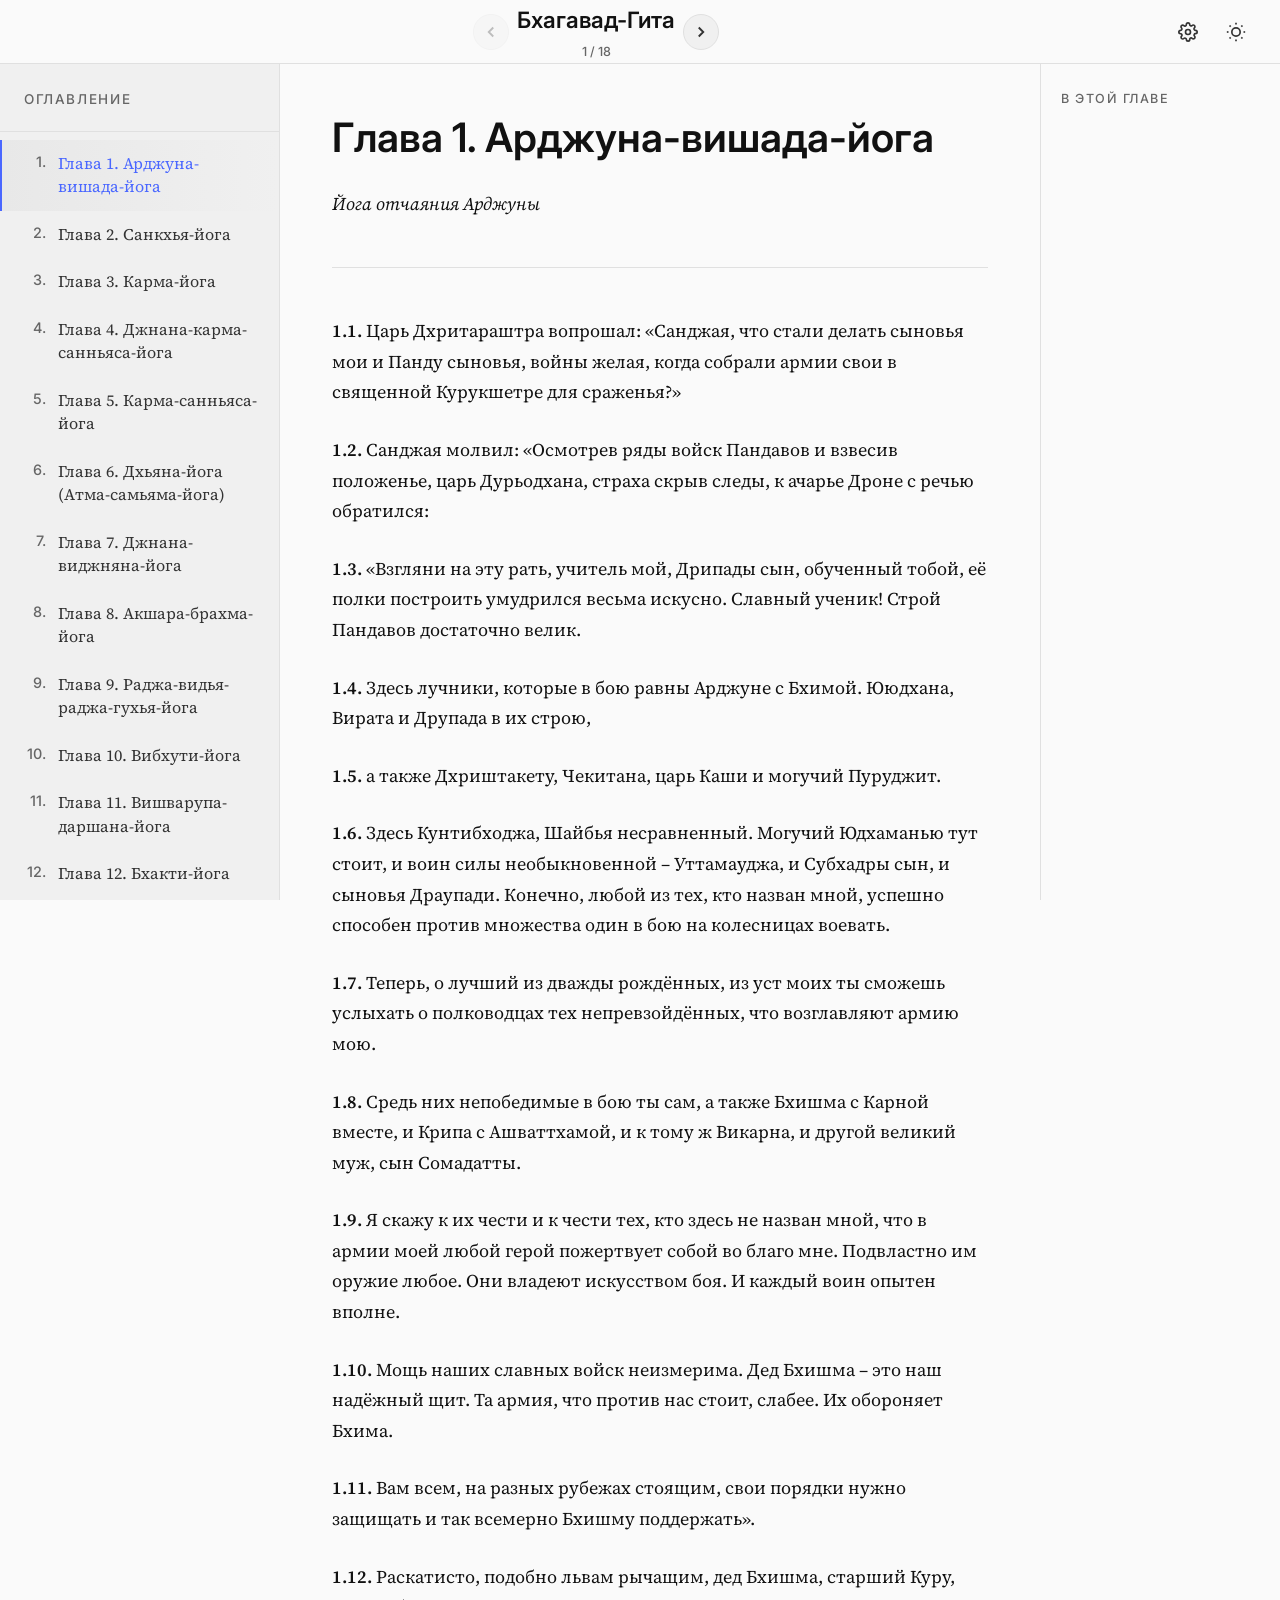
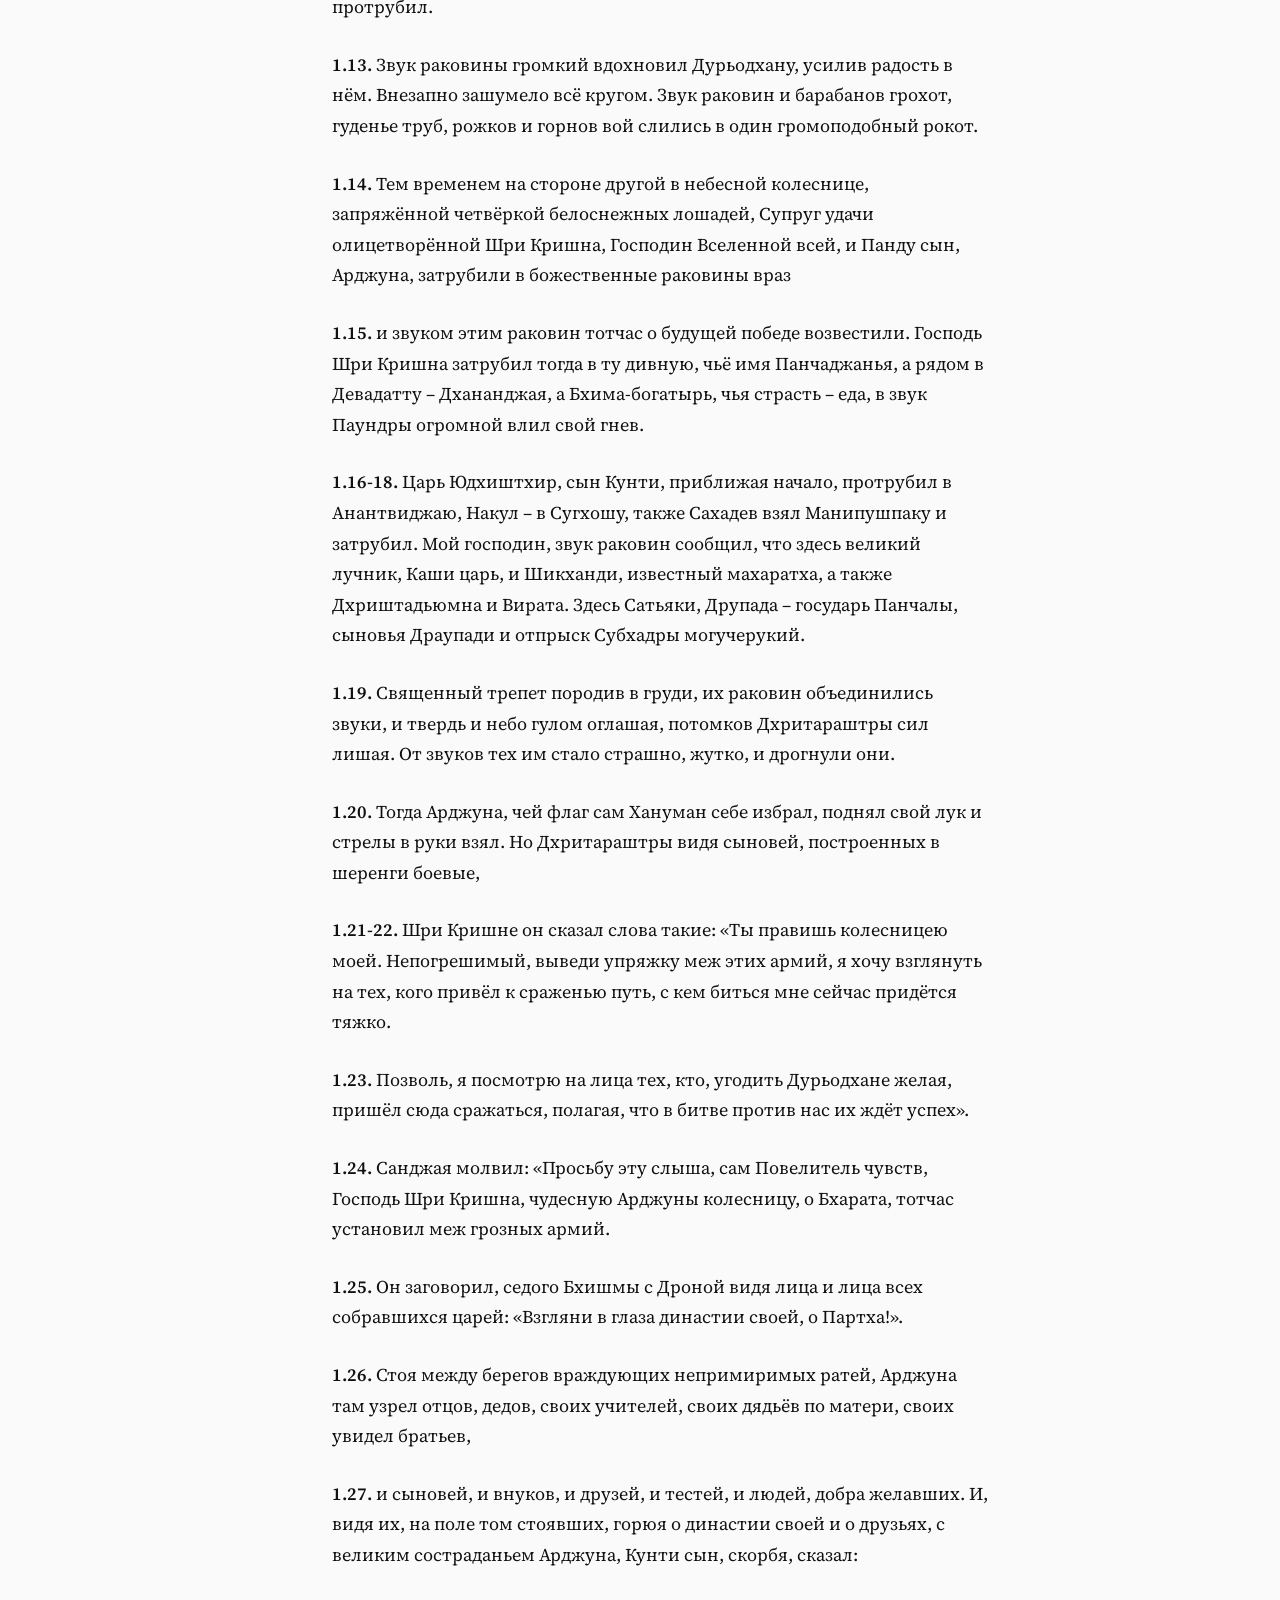
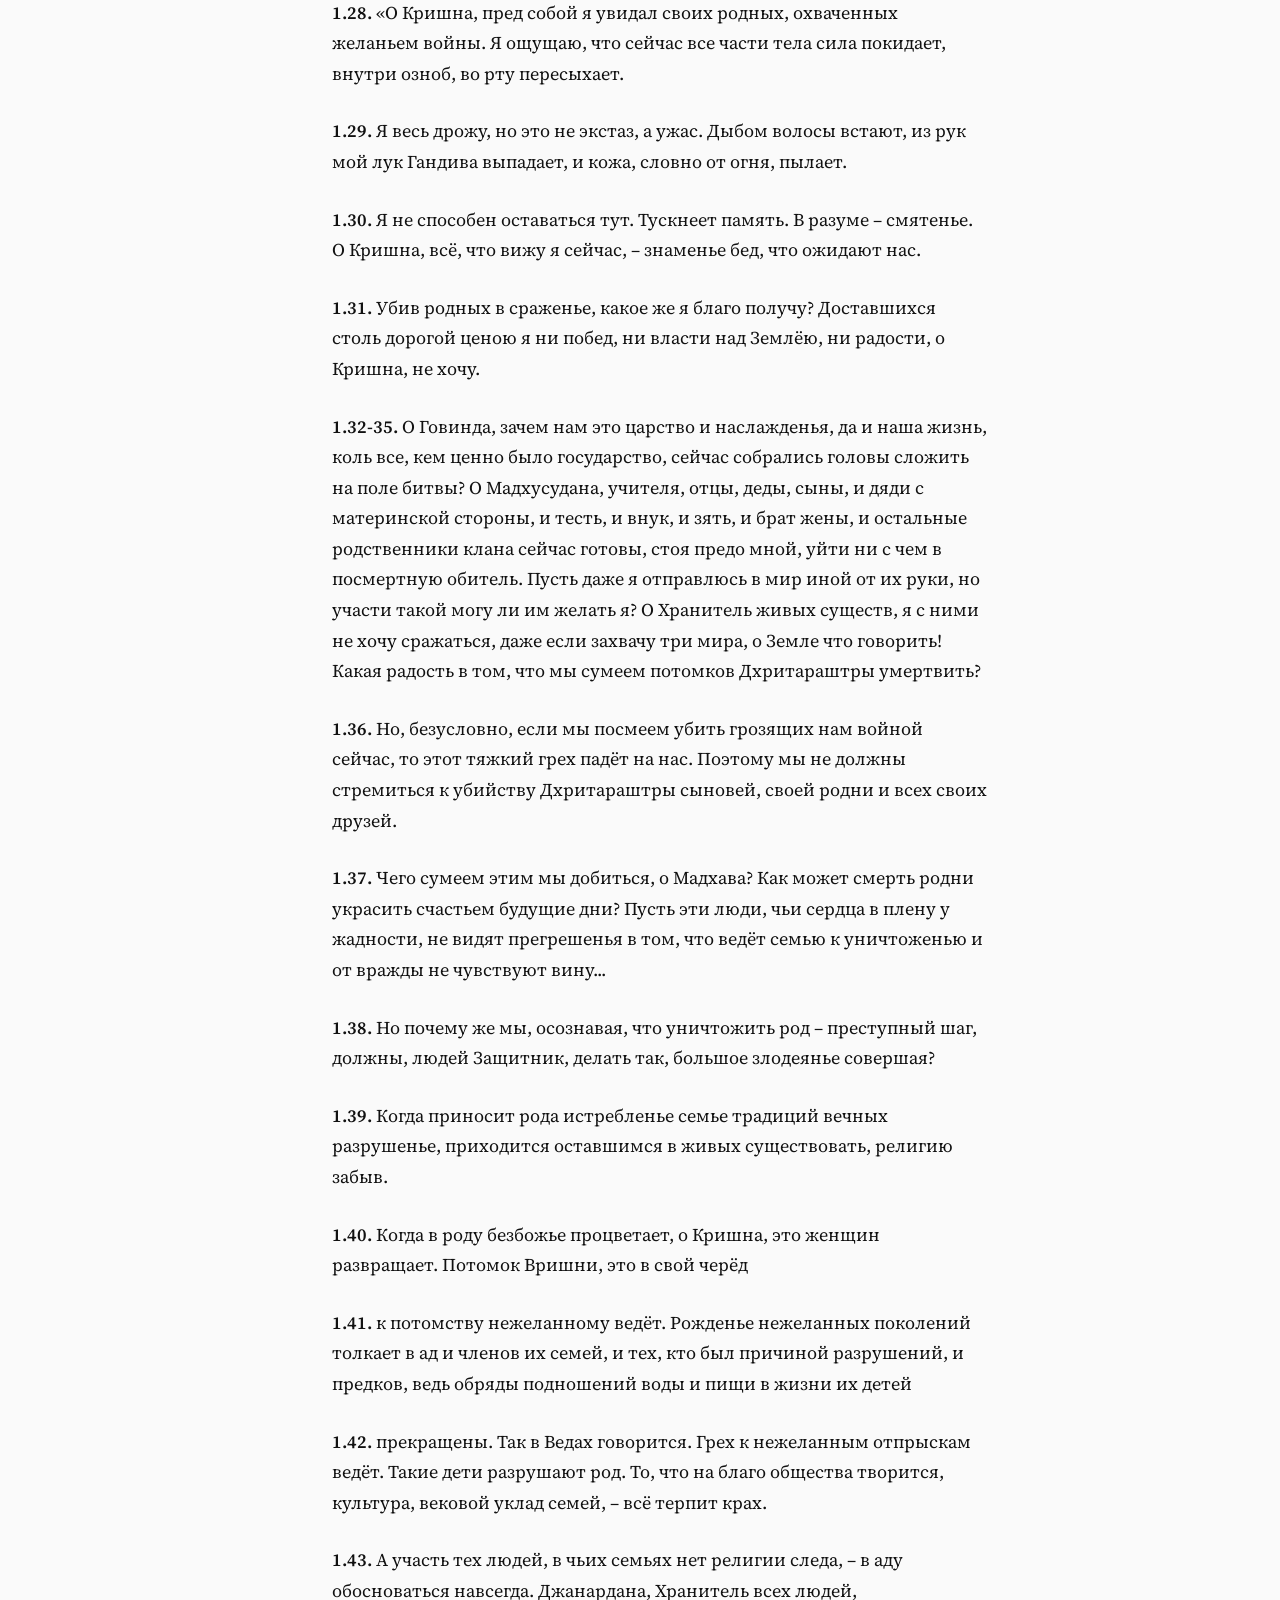
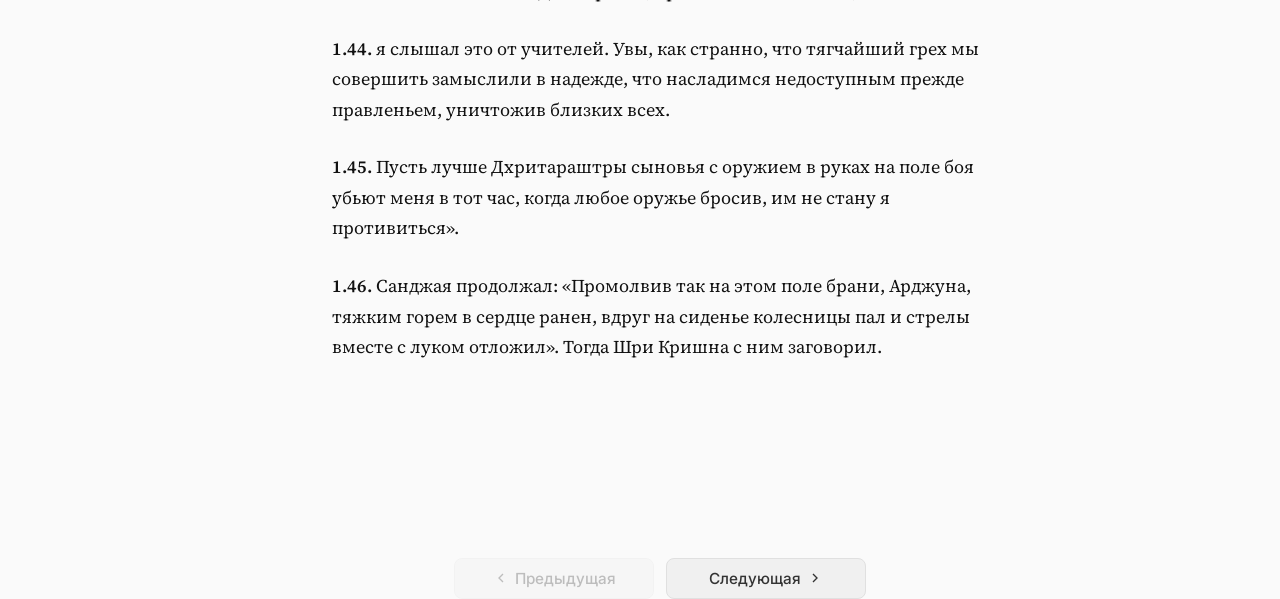
<file: standalone/gita.html>
<!DOCTYPE html>
<html lang="ru">

<head>
    <meta charset="UTF-8">
    <meta name="viewport" content="width=device-width, initial-scale=1.0">
    <meta name="description"
        content="Бхагавад-Гита в стихах — интерактивная книга для чтения древнеиндийского священного писания с номерами стихов, удобным поиском и сохранением прогресса">
    <title>Бхагавад-Гита — Интерактивная книга</title>
    <link rel="preconnect" href="https://fonts.googleapis.com">
    <link rel="preconnect" href="https://fonts.gstatic.com" crossorigin>
    <link
        href="https://fonts.googleapis.com/css2?family=Inter:wght@400;500;600;700&family=Source+Serif+4:opsz,wght@8..60,400;8..60,500;8..60,600&display=swap"
        rel="stylesheet">
    <style>
/* ===========================
   CSS Custom Properties (Design Tokens)
   =========================== */
:root {
    /* Light Theme */
    --bg-primary: #FAFAFA;
    --bg-secondary: #F0F0F0;
    --bg-tertiary: #E8E8E8;
    --text-primary: #111111;
    --text-secondary: #333333;
    --text-tertiary: #666666;
    --accent: #4A67FF;
    --accent-hover: #3A57EF;
    --border: #E0E0E0;
    --shadow: rgba(0, 0, 0, 0.08);

    /* Typography */
    --font-sans: 'Inter', -apple-system, BlinkMacSystemFont, sans-serif;
    --font-serif: 'Source Serif 4', Georgia, serif;
    --font-size-base: 18px;
    --line-height-base: 1.7;
    --content-width: 720px;

    /* Spacing */
    --header-height: 64px;
    --sidebar-width: 280px;
    --toc-width: 240px;

    /* Transitions */
    --transition-fast: 0.15s ease;
    --transition-normal: 0.3s ease;
}

/* Dark Theme */
[data-theme="dark"] {
    --bg-primary: #0E0E0E;
    --bg-secondary: #1A1A1A;
    --bg-tertiary: #252525;
    --text-primary: #F0F0F0;
    --text-secondary: #D0D0D0;
    --text-tertiary: #999999;
    --accent: #6C8CFF;
    --accent-hover: #5C7CFF;
    --border: #2A2A2A;
    --shadow: rgba(0, 0, 0, 0.3);
}

/* ===========================
   Reset & Base Styles
   =========================== */
*,
*::before,
*::after {
    box-sizing: border-box;
    margin: 0;
    padding: 0;
}

html {
    font-size: var(--font-size-base);
    scroll-behavior: smooth;
    -webkit-font-smoothing: antialiased;
    -moz-osx-font-smoothing: grayscale;
}

body {
    font-family: var(--font-serif);
    background: var(--bg-primary);
    color: var(--text-primary);
    line-height: var(--line-height-base);
    transition: background-color var(--transition-normal), color var(--transition-normal);
    overflow-x: hidden;
}

body.font-sans .content {
    font-family: var(--font-sans);
}

/* ===========================
   Header Styles
   =========================== */
.header {
    position: fixed;
    top: 0;
    left: 0;
    right: 0;
    height: var(--header-height);
    background: var(--bg-primary);
    border-bottom: 1px solid var(--border);
    display: flex;
    align-items: center;
    justify-content: space-between;
    padding: 0 24px;
    z-index: 100;
    backdrop-filter: blur(10px);
    transition: background-color var(--transition-normal), border-color var(--transition-normal);
}

.header-title h1 {
    font-family: var(--font-sans);
    font-size: 1.25rem;
    font-weight: 600;
    color: var(--text-primary);
}

/* Header Navigation */
.header-nav {
    display: flex;
    align-items: center;
    gap: 8px;
    flex: 1;
    justify-content: center;
}

.header-title {
    display: flex;
    flex-direction: column;
    align-items: center;
    gap: 2px;
}

.chapter-indicator {
    font-family: var(--font-sans);
    font-size: 0.7rem;
    color: var(--text-tertiary);
    font-weight: 500;
}

.btn-nav-header {
    display: flex;
    align-items: center;
    justify-content: center;
    width: 36px;
    height: 36px;
    background: var(--bg-secondary);
    border: 1px solid var(--border);
    border-radius: 50%;
    color: var(--text-secondary);
    cursor: pointer;
    transition: all var(--transition-fast);
}

.btn-nav-header:hover {
    background: var(--accent);
    border-color: var(--accent);
    color: white;
    transform: scale(1.05);
}

.btn-nav-header:disabled {
    opacity: 0.3;
    cursor: not-allowed;
}

.btn-nav-header:disabled:hover {
    background: var(--bg-secondary);
    border-color: var(--border);
    color: var(--text-secondary);
    transform: none;
}

.header-actions {
    display: flex;
    gap: 8px;
}

.sidebar-toggle {
    display: none;
    background: none;
    border: none;
    color: var(--text-primary);
    cursor: pointer;
    padding: 8px;
    border-radius: 8px;
    transition: background-color var(--transition-fast);
}

.sidebar-toggle:hover {
    background: var(--bg-tertiary);
}

.btn-icon {
    display: flex;
    align-items: center;
    justify-content: center;
    background: none;
    border: none;
    color: var(--text-secondary);
    cursor: pointer;
    padding: 10px;
    border-radius: 50%;
    transition: all var(--transition-fast);
}

.btn-icon:hover {
    background: var(--bg-tertiary);
    color: var(--text-primary);
}

/* Theme Toggle Icons */
[data-theme="light"] .moon-icon,
[data-theme="dark"] .sun-icon {
    display: none;
}

[data-theme="light"] .sun-icon,
[data-theme="dark"] .moon-icon {
    display: block;
}

/* ===========================
   Settings Panel
   =========================== */
.settings-panel {
    position: fixed;
    top: calc(var(--header-height) + 8px);
    right: 24px;
    width: 280px;
    background: var(--bg-secondary);
    border: 1px solid var(--border);
    border-radius: 12px;
    padding: 20px;
    z-index: 150;
    box-shadow: 0 8px 32px var(--shadow);
    opacity: 0;
    visibility: hidden;
    transform: translateY(-10px);
    transition: all var(--transition-normal);
}

.settings-panel.active {
    opacity: 1;
    visibility: visible;
    transform: translateY(0);
}

.settings-header {
    display: flex;
    justify-content: space-between;
    align-items: center;
    margin-bottom: 20px;
}

.settings-header h3 {
    font-family: var(--font-sans);
    font-size: 0.95rem;
    font-weight: 600;
}

.btn-close {
    background: none;
    border: none;
    font-size: 1.5rem;
    color: var(--text-tertiary);
    cursor: pointer;
    padding: 4px 8px;
    line-height: 1;
    border-radius: 4px;
    transition: color var(--transition-fast);
}

.btn-close:hover {
    color: var(--text-primary);
}

.settings-group {
    margin-bottom: 16px;
}

.settings-group label {
    display: block;
    font-family: var(--font-sans);
    font-size: 0.85rem;
    color: var(--text-tertiary);
    margin-bottom: 8px;
}

.settings-control {
    display: flex;
    align-items: center;
    justify-content: space-between;
    gap: 12px;
}

.settings-control span {
    font-family: var(--font-sans);
    font-size: 0.9rem;
    font-weight: 500;
    min-width: 50px;
    text-align: center;
}

.btn-setting {
    font-family: var(--font-sans);
    font-size: 0.9rem;
    font-weight: 600;
    background: var(--bg-tertiary);
    border: none;
    color: var(--text-primary);
    padding: 8px 16px;
    border-radius: 6px;
    cursor: pointer;
    transition: all var(--transition-fast);
}

.btn-setting:hover {
    background: var(--accent);
    color: white;
}

.font-selector {
    display: flex;
    gap: 8px;
}

.btn-font {
    flex: 1;
    font-family: var(--font-sans);
    font-size: 0.85rem;
    font-weight: 500;
    background: var(--bg-tertiary);
    border: 2px solid transparent;
    color: var(--text-secondary);
    padding: 8px 12px;
    border-radius: 6px;
    cursor: pointer;
    transition: all var(--transition-fast);
}

.btn-font:hover {
    border-color: var(--accent);
}

.btn-font.active {
    background: var(--accent);
    color: white;
    border-color: var(--accent);
}

.btn-theme {
    flex: 1;
    font-family: var(--font-sans);
    font-size: 0.85rem;
    font-weight: 500;
    background: var(--bg-tertiary);
    border: 2px solid transparent;
    color: var(--text-secondary);
    padding: 8px 12px;
    border-radius: 6px;
    cursor: pointer;
    transition: all var(--transition-fast);
}

.btn-theme:hover {
    border-color: var(--accent);
}

.btn-theme.active {
    background: var(--accent);
    color: white;
    border-color: var(--accent);
}

/* Fun Theme Toggle */
.theme-toggle-wrapper {
    display: flex;
    gap: 8px;
}

.btn-theme-fun {
    flex: 1;
    display: flex;
    flex-direction: column;
    align-items: center;
    gap: 4px;
    padding: 12px 16px;
    background: var(--bg-tertiary);
    border: 2px solid transparent;
    border-radius: 12px;
    cursor: pointer;
    transition: all 0.3s cubic-bezier(0.4, 0, 0.2, 1);
}

.btn-theme-fun:hover {
    transform: translateY(-2px);
    box-shadow: 0 4px 12px var(--shadow);
}

.btn-theme-fun .theme-icon {
    font-size: 1.5rem;
    transition: transform 0.3s ease;
}

.btn-theme-fun:hover .theme-icon {
    transform: scale(1.2);
}

.btn-theme-fun .theme-label {
    font-family: var(--font-sans);
    font-size: 0.8rem;
    font-weight: 500;
    color: var(--text-tertiary);
}

.btn-theme-fun.active {
    background: linear-gradient(135deg, var(--accent) 0%, #8b5cf6 100%);
    border-color: transparent;
    box-shadow: 0 4px 16px rgba(108, 140, 255, 0.4);
}

.btn-theme-fun.active .theme-label {
    color: white;
}

.btn-theme-fun.active .theme-icon {
    animation: bounce 0.5s ease;
}

@keyframes bounce {

    0%,
    100% {
        transform: scale(1);
    }

    50% {
        transform: scale(1.3);
    }
}

/* ===========================
   Sidebar Styles
   =========================== */
.sidebar {
    position: fixed;
    top: var(--header-height);
    left: 0;
    width: var(--sidebar-width);
    height: calc(100vh - var(--header-height));
    background: var(--bg-secondary);
    border-right: 1px solid var(--border);
    overflow-y: auto;
    z-index: 80;
    transition: transform var(--transition-normal), background-color var(--transition-normal);
}

.sidebar-header {
    padding: 24px 24px 20px;
    border-bottom: 1px solid var(--border);
    position: sticky;
    top: 0;
    background: var(--bg-secondary);
}

.sidebar-header h2 {
    font-family: var(--font-sans);
    font-size: 0.75rem;
    font-weight: 500;
    text-transform: uppercase;
    letter-spacing: 0.12em;
    color: var(--text-tertiary);
}

.sidebar-nav {
    padding: 8px 0;
}

.chapter-item {
    display: flex;
    align-items: flex-start;
    gap: 12px;
    width: 100%;
    font-family: var(--font-serif);
    font-size: 0.9rem;
    line-height: 1.45;
    color: var(--text-secondary);
    text-align: left;
    padding: 12px 20px 12px 24px;
    background: none;
    border: none;
    cursor: pointer;
    transition: all var(--transition-fast);
    border-left: 2px solid transparent;
}

.chapter-item:hover {
    background: var(--bg-tertiary);
    color: var(--text-primary);
}

.chapter-item.active {
    background: linear-gradient(90deg, var(--bg-tertiary) 0%, transparent 100%);
    color: var(--accent);
    border-left-color: var(--accent);
}

.chapter-number {
    flex-shrink: 0;
    width: 20px;
    font-family: var(--font-sans);
    font-size: 0.8rem;
    font-weight: 500;
    color: var(--text-tertiary);
    text-align: right;
}

/* TOC items when displayed in sidebar (mobile) */
.sidebar .toc-item {
    font-family: var(--font-serif);
    font-size: 0.9rem;
    line-height: 1.45;
    color: var(--text-secondary);
    text-decoration: none;
    padding: 10px 20px 10px 24px;
    border-left: 2px solid transparent;
    display: block;
    transition: all var(--transition-fast);
}

.sidebar .toc-item:hover {
    background: var(--bg-tertiary);
    color: var(--text-primary);
}

.sidebar .toc-item.active {
    color: var(--accent);
    border-left-color: var(--accent);
    background: linear-gradient(90deg, var(--bg-tertiary) 0%, transparent 100%);
}

.sidebar-overlay {
    display: none;
    position: fixed;
    top: 0;
    left: 0;
    right: 0;
    bottom: 0;
    background: rgba(0, 0, 0, 0.5);
    z-index: 75;
    opacity: 0;
    transition: opacity var(--transition-normal);
}

/* ===========================
   Main Content Styles
   =========================== */
.main-content {
    margin-left: var(--sidebar-width);
    margin-right: var(--toc-width);
    padding-top: var(--header-height);
    min-height: 100vh;
}

.reading-progress {
    position: fixed;
    top: var(--header-height);
    left: var(--sidebar-width);
    right: var(--toc-width);
    height: 3px;
    background: var(--accent);
    width: 0%;
    z-index: 90;
    transition: width 0.1s linear;
}

.content {
    max-width: var(--content-width);
    margin: 0 auto;
    padding: 48px 32px 120px;
}

/* Typography */
.content h1 {
    font-family: var(--font-sans);
    font-size: 2.25rem;
    font-weight: 700;
    margin: 56px 0 24px;
    color: var(--text-primary);
    line-height: 1.3;
}

.content h1:first-child {
    margin-top: 0;
}

.content h2 {
    font-family: var(--font-sans);
    font-size: 1.5rem;
    font-weight: 600;
    margin: 48px 0 16px;
    color: var(--text-primary);
    line-height: 1.35;
}

.content h3 {
    font-family: var(--font-sans);
    font-size: 1.2rem;
    font-weight: 600;
    margin: 32px 0 12px;
    color: var(--text-secondary);
    line-height: 1.4;
}

.content h4 {
    font-family: var(--font-sans);
    font-size: 1rem;
    font-weight: 600;
    margin: 24px 0 8px;
    color: var(--text-secondary);
}

.content p {
    margin: 0 0 1.5em;
}

/* Content Tables */
.content table {
    width: 100%;
    border-collapse: collapse;
    margin: 24px 0;
    font-family: var(--font-sans);
    font-size: 0.9rem;
}

.content th,
.content td {
    padding: 12px 16px;
    text-align: left;
    border-bottom: 1px solid var(--border);
}

.content th {
    background: var(--bg-secondary);
    font-weight: 600;
    color: var(--text-primary);
    font-size: 0.85rem;
}

.content tr:hover td {
    background: var(--bg-secondary);
}

.content td {
    color: var(--text-secondary);
}

.content ul,
.content ol {
    margin: 0 0 1.5em;
    padding-left: 1.5em;
}

.content li {
    margin-bottom: 0.5em;
}

.content blockquote {
    margin: 24px 0;
    padding: 16px 24px;
    background: var(--bg-secondary);
    border-left: 4px solid var(--accent);
    border-radius: 0 8px 8px 0;
    font-style: italic;
    color: var(--text-secondary);
}

.content hr {
    border: none;
    height: 1px;
    background: var(--border);
    margin: 48px 0;
}

.content strong {
    font-weight: 600;
    color: var(--text-primary);
}

.content em {
    font-style: italic;
}

/* Content Blocks */
.example-block {
    margin: 24px 0;
    padding: 20px 24px;
    background: linear-gradient(135deg, var(--bg-secondary) 0%, var(--bg-tertiary) 100%);
    border-radius: 12px;
    border: 1px solid var(--border);
}

.example-block h4 {
    font-size: 0.85rem;
    text-transform: uppercase;
    letter-spacing: 0.05em;
    color: var(--accent);
    margin: 0 0 12px;
}

.exercise-block {
    margin: 24px 0;
    padding: 20px 24px;
    background: var(--bg-tertiary);
    border-radius: 12px;
    border-left: 4px solid var(--accent);
}

.exercise-block h4 {
    font-size: 0.9rem;
    font-weight: 600;
    color: var(--accent);
    margin: 0 0 8px;
}

/* Chapter Navigation */
.chapter-nav {
    display: flex;
    justify-content: center;
    gap: 12px;
    max-width: var(--content-width);
    margin: 48px auto 0;
    padding: 0 20px;
}

.btn-chapter {
    flex: 1;
    max-width: 200px;
    display: flex;
    align-items: center;
    justify-content: center;
    gap: 6px;
    font-family: var(--font-sans);
    font-size: 0.85rem;
    font-weight: 500;
    background: var(--bg-secondary);
    border: 1px solid var(--border);
    color: var(--text-secondary);
    padding: 10px 16px;
    border-radius: 8px;
    cursor: pointer;
    transition: all var(--transition-fast);
    white-space: nowrap;
}

.btn-chapter svg {
    flex-shrink: 0;
}

.btn-chapter:hover {
    background: var(--accent);
    border-color: var(--accent);
    color: white;
}

.btn-chapter:disabled {
    opacity: 0.3;
    cursor: not-allowed;
}

.btn-chapter:disabled:hover {
    background: var(--bg-secondary);
    border-color: var(--border);
    color: var(--text-secondary);
}

/* ===========================
   Table of Contents (TOC) Styles
   =========================== */
.toc {
    position: fixed;
    top: var(--header-height);
    right: 0;
    width: var(--toc-width);
    height: calc(100vh - var(--header-height));
    padding: 24px 20px;
    background: var(--bg-primary);
    border-left: 1px solid var(--border);
    overflow-y: auto;
    z-index: 70;
}

.toc h3 {
    font-family: var(--font-sans);
    font-size: 0.7rem;
    font-weight: 500;
    text-transform: uppercase;
    letter-spacing: 0.12em;
    color: var(--text-tertiary);
    margin-bottom: 16px;
}

.toc-nav {
    display: flex;
    flex-direction: column;
    gap: 2px;
}

.toc-item {
    font-family: var(--font-serif);
    font-size: 0.85rem;
    line-height: 1.4;
    color: var(--text-tertiary);
    text-decoration: none;
    padding: 6px 0 6px 12px;
    border-left: 1px solid var(--border);
    transition: all var(--transition-fast);
    display: block;
}

.toc-item:hover {
    color: var(--text-primary);
    border-left-color: var(--text-tertiary);
}

.toc-item.active {
    color: var(--accent);
    border-left-color: var(--accent);
}

.toc-item.level-2 {
    padding-left: 12px;
}

.toc-item.level-3 {
    padding-left: 24px;
    font-size: 0.8rem;
    color: var(--text-tertiary);
    opacity: 0.85;
}

/* ===========================
   Mobile Navigation
   =========================== */
.mobile-nav {
    display: none;
    position: fixed;
    bottom: 0;
    left: 0;
    right: 0;
    height: 64px;
    background: var(--bg-secondary);
    border-top: 1px solid var(--border);
    z-index: 100;
    justify-content: space-around;
    align-items: center;
    padding: 0 20px;
}

.mobile-nav-btn {
    display: flex;
    flex-direction: column;
    align-items: center;
    gap: 4px;
    background: none;
    border: none;
    color: var(--text-tertiary);
    font-family: var(--font-sans);
    font-size: 0.7rem;
    cursor: pointer;
    padding: 8px 12px;
    border-radius: 8px;
    transition: all var(--transition-fast);
}

.mobile-nav-btn:hover,
.mobile-nav-btn.active {
    color: var(--accent);
    background: var(--bg-tertiary);
}

/* ===========================
   Responsive Styles
   =========================== */
@media (max-width: 1200px) {
    .toc {
        display: none;
    }

    .main-content {
        margin-right: 0;
    }

    .reading-progress {
        right: 0;
    }
}

@media (max-width: 900px) {
    .sidebar {
        transform: translateX(-100%);
    }

    .sidebar.active {
        transform: translateX(0);
    }

    .sidebar-overlay.active {
        display: block;
        opacity: 1;
    }

    .main-content {
        margin-left: 0;
    }

    .reading-progress {
        left: 0;
    }

    .sidebar-toggle {
        display: flex;
    }

    .mobile-nav {
        display: flex;
    }

    .content {
        padding-bottom: 100px;
    }

    /* Hide desktop-only elements on mobile */
    .desktop-only {
        display: none !important;
    }
}

@media (max-width: 600px) {
    :root {
        --header-height: 56px;
        --font-size-base: 16px;
    }

    .header {
        padding: 0 12px;
    }

    /* Compact header navigation on mobile */
    .header-nav {
        gap: 4px;
    }

    .header-title h1 {
        font-size: 0.9rem !important;
        font-family: var(--font-sans) !important;
    }

    .chapter-indicator {
        font-size: 0.6rem;
    }

    .btn-nav-header {
        width: 32px;
        height: 32px;
    }

    .btn-nav-header svg {
        width: 16px;
        height: 16px;
    }

    /* Compact chapter navigation on mobile */
    .chapter-nav {
        gap: 8px;
        padding: 0 16px;
        margin-top: 32px;
    }

    .btn-chapter {
        padding: 8px 12px;
        font-size: 0.8rem;
        max-width: none;
    }

    .btn-chapter span {
        display: none;
    }

    .btn-chapter svg {
        width: 18px;
        height: 18px;
    }

    .content {
        padding: 24px 16px 90px;
        overflow-x: hidden;
    }

    .content h1 {
        font-size: 1.5rem;
        margin: 32px 0 16px;
    }

    .content h2 {
        font-size: 1.2rem;
        margin: 28px 0 12px;
    }

    .content h3 {
        font-size: 1rem;
    }

    .chapter-nav {
        gap: 12px;
        padding: 0 16px;
        margin-top: 24px;
        margin-bottom: 20px;
    }

    .btn-chapter {
        justify-content: center;
        flex: 1;
    }

    .settings-panel {
        right: 12px;
        left: 12px;
        width: auto;
    }
}

/* ===========================
   Scrollbar Styles
   =========================== */
::-webkit-scrollbar {
    width: 8px;
    height: 8px;
}

::-webkit-scrollbar-track {
    background: var(--bg-secondary);
}

::-webkit-scrollbar-thumb {
    background: var(--border);
    border-radius: 4px;
}

::-webkit-scrollbar-thumb:hover {
    background: var(--text-tertiary);
}

/* ===========================
   Animations
   =========================== */
@keyframes fadeIn {
    from {
        opacity: 0;
        transform: translateY(10px);
    }

    to {
        opacity: 1;
        transform: translateY(0);
    }
}

.content {
    animation: fadeIn 0.4s ease;
}

/* ===========================
   Print Styles
   =========================== */
@media print {

    .header,
    .sidebar,
    .toc,
    .mobile-nav,
    .chapter-nav,
    .reading-progress {
        display: none !important;
    }

    .main-content {
        margin: 0 !important;
    }

    .content {
        max-width: 100%;
        padding: 0;
    }
}

/* ===========================
   Loading Indicator
   =========================== */
.loading-indicator {
    display: flex;
    flex-direction: column;
    align-items: center;
    justify-content: center;
    min-height: 300px;
    gap: 20px;
    color: var(--text-tertiary);
    font-family: var(--font-sans);
}

.loading-spinner {
    width: 40px;
    height: 40px;
    border: 3px solid var(--border);
    border-top-color: var(--accent);
    border-radius: 50%;
    animation: spin 1s linear infinite;
}

@keyframes spin {
    to {
        transform: rotate(360deg);
    }
}

/* ===========================
   Error Message
   =========================== */
.error-message {
    display: flex;
    align-items: center;
    justify-content: center;
    min-height: 300px;
    color: #e74c3c;
    font-family: var(--font-sans);
    text-align: center;
    padding: 40px;
}
</style>
</head>

<body>
    <!-- Header -->
    <header class="header">
        <button class="sidebar-toggle" id="sidebarToggle" aria-label="Открыть меню">
            <svg width="24" height="24" viewBox="0 0 24 24" fill="none" stroke="currentColor" stroke-width="2">
                <line x1="3" y1="6" x2="21" y2="6"></line>
                <line x1="3" y1="12" x2="21" y2="12"></line>
                <line x1="3" y1="18" x2="21" y2="18"></line>
            </svg>
        </button>

        <!-- Chapter Navigation in Header -->
        <div class="header-nav">
            <button class="btn-nav-header" id="headerPrev" aria-label="Предыдущая глава">
                <svg width="18" height="18" viewBox="0 0 24 24" fill="none" stroke="currentColor" stroke-width="2.5">
                    <polyline points="15 18 9 12 15 6"></polyline>
                </svg>
            </button>
            <div class="header-title">
                <h1>Бхагавад-Гита</h1>
                <span class="chapter-indicator" id="chapterIndicator">1 / 18</span>
            </div>
            <button class="btn-nav-header" id="headerNext" aria-label="Следующая глава">
                <svg width="18" height="18" viewBox="0 0 24 24" fill="none" stroke="currentColor" stroke-width="2.5">
                    <polyline points="9 18 15 12 9 6"></polyline>
                </svg>
            </button>
        </div>

        <div class="header-actions desktop-only">
            <button class="btn-icon" id="settingsBtn" aria-label="Настройки">
                <svg width="20" height="20" viewBox="0 0 24 24" fill="none" stroke="currentColor" stroke-width="2"
                    stroke-linecap="round" stroke-linejoin="round">
                    <circle cx="12" cy="12" r="3"></circle>
                    <path
                        d="M19.4 15a1.65 1.65 0 0 0 .33 1.82l.06.06a2 2 0 0 1 0 2.83 2 2 0 0 1-2.83 0l-.06-.06a1.65 1.65 0 0 0-1.82-.33 1.65 1.65 0 0 0-1 1.51V21a2 2 0 0 1-2 2 2 2 0 0 1-2-2v-.09A1.65 1.65 0 0 0 9 19.4a1.65 1.65 0 0 0-1.82.33l-.06.06a2 2 0 0 1-2.83 0 2 2 0 0 1 0-2.83l.06-.06a1.65 1.65 0 0 0 .33-1.82 1.65 1.65 0 0 0-1.51-1H3a2 2 0 0 1-2-2 2 2 0 0 1 2-2h.09A1.65 1.65 0 0 0 4.6 9a1.65 1.65 0 0 0-.33-1.82l-.06-.06a2 2 0 0 1 0-2.83 2 2 0 0 1 2.83 0l.06.06a1.65 1.65 0 0 0 1.82.33H9a1.65 1.65 0 0 0 1-1.51V3a2 2 0 0 1 2-2 2 2 0 0 1 2 2v.09a1.65 1.65 0 0 0 1 1.51 1.65 1.65 0 0 0 1.82-.33l.06-.06a2 2 0 0 1 2.83 0 2 2 0 0 1 0 2.83l-.06.06a1.65 1.65 0 0 0-.33 1.82V9a1.65 1.65 0 0 0 1.51 1H21a2 2 0 0 1 2 2 2 2 0 0 1-2 2h-.09a1.65 1.65 0 0 0-1.51 1z">
                    </path>
                </svg>
            </button>
            <button class="btn-icon" id="themeToggle" aria-label="Переключить тему">
                <svg class="sun-icon" width="20" height="20" viewBox="0 0 24 24" fill="none" stroke="currentColor"
                    stroke-width="2">
                    <circle cx="12" cy="12" r="5"></circle>
                    <line x1="12" y1="1" x2="12" y2="3"></line>
                    <line x1="12" y1="21" x2="12" y2="23"></line>
                    <line x1="4.22" y1="4.22" x2="5.64" y2="5.64"></line>
                    <line x1="18.36" y1="18.36" x2="19.78" y2="19.78"></line>
                    <line x1="1" y1="12" x2="3" y2="12"></line>
                    <line x1="21" y1="12" x2="23" y2="12"></line>
                    <line x1="4.22" y1="19.78" x2="5.64" y2="18.36"></line>
                    <line x1="18.36" y1="5.64" x2="19.78" y2="4.22"></line>
                </svg>
                <svg class="moon-icon" width="20" height="20" viewBox="0 0 24 24" fill="none" stroke="currentColor"
                    stroke-width="2">
                    <path d="M21 12.79A9 9 0 1 1 11.21 3 7 7 0 0 0 21 12.79z"></path>
                </svg>
            </button>
        </div>
    </header>

    <!-- Settings Panel -->
    <div class="settings-panel" id="settingsPanel">
        <div class="settings-header">
            <h3>Настройки чтения</h3>
            <button class="btn-close" id="closeSettings">×</button>
        </div>
        <div class="settings-group">
            <label>Размер шрифта</label>
            <div class="settings-control">
                <button class="btn-setting" id="fontDecrease">A-</button>
                <span id="fontSizeValue">18px</span>
                <button class="btn-setting" id="fontIncrease">A+</button>
            </div>
        </div>
        <div class="settings-group">
            <label>Межстрочный интервал</label>
            <div class="settings-control">
                <button class="btn-setting" id="lineHeightDecrease">−</button>
                <span id="lineHeightValue">1.7</span>
                <button class="btn-setting" id="lineHeightIncrease">+</button>
            </div>
        </div>
        <div class="settings-group desktop-only">
            <label>Ширина текста</label>
            <div class="settings-control">
                <button class="btn-setting" id="widthDecrease">◀</button>
                <span id="widthValue">720px</span>
                <button class="btn-setting" id="widthIncrease">▶</button>
            </div>
        </div>
        <div class="settings-group">
            <label>Шрифт</label>
            <div class="font-selector">
                <button class="btn-font active" data-font="serif">Serif</button>
                <button class="btn-font" data-font="sans">Sans</button>
            </div>
        </div>
        <div class="settings-group">
            <label>Тема</label>
            <div class="theme-toggle-wrapper">
                <button class="btn-theme-fun" data-theme="light">
                    <span class="theme-icon">☀️</span>
                    <span class="theme-label">День</span>
                </button>
                <button class="btn-theme-fun active" data-theme="dark">
                    <span class="theme-icon">🌙</span>
                    <span class="theme-label">Ночь</span>
                </button>
            </div>
        </div>
    </div>

    <!-- Sidebar -->
    <aside class="sidebar" id="sidebar">
        <div class="sidebar-header">
            <h2>Оглавление</h2>
        </div>
        <nav class="sidebar-nav" id="chapterList">
            <!-- Chapters will be dynamically populated -->
        </nav>
    </aside>

    <!-- Sidebar Overlay -->
    <div class="sidebar-overlay" id="sidebarOverlay"></div>

    <!-- Main Content -->
    <main class="main-content">
        <div class="reading-progress" id="readingProgress"></div>
        <article class="content" id="content">
            <!-- Content will be dynamically loaded -->
        </article>

        <!-- Chapter Navigation -->
        <nav class="chapter-nav" id="chapterNav">
            <button class="btn-chapter prev" id="prevChapter">
                <svg width="16" height="16" viewBox="0 0 24 24" fill="none" stroke="currentColor" stroke-width="2">
                    <polyline points="15 18 9 12 15 6"></polyline>
                </svg>
                <span>Предыдущая</span>
            </button>
            <button class="btn-chapter next" id="nextChapter">
                <span>Следующая</span>
                <svg width="16" height="16" viewBox="0 0 24 24" fill="none" stroke="currentColor" stroke-width="2">
                    <polyline points="9 18 15 12 9 6"></polyline>
                </svg>
            </button>
        </nav>
    </main>

    <!-- Table of Contents (sticky) -->
    <aside class="toc" id="toc">
        <h3>В этой главе</h3>
        <nav class="toc-nav" id="tocNav">
            <!-- TOC will be dynamically populated -->
        </nav>
    </aside>

    <!-- Mobile Bottom Navigation -->
    <nav class="mobile-nav" id="mobileNav">
        <button class="mobile-nav-btn" id="mobileChapters">
            <svg width="20" height="20" viewBox="0 0 24 24" fill="none" stroke="currentColor" stroke-width="2">
                <line x1="8" y1="6" x2="21" y2="6"></line>
                <line x1="8" y1="12" x2="21" y2="12"></line>
                <line x1="8" y1="18" x2="21" y2="18"></line>
                <line x1="3" y1="6" x2="3.01" y2="6"></line>
                <line x1="3" y1="12" x2="3.01" y2="12"></line>
                <line x1="3" y1="18" x2="3.01" y2="18"></line>
            </svg>
            <span>Главы</span>
        </button>
        <button class="mobile-nav-btn" id="mobileToc">
            <svg width="20" height="20" viewBox="0 0 24 24" fill="none" stroke="currentColor" stroke-width="2">
                <path d="M14 2H6a2 2 0 0 0-2 2v16a2 2 0 0 0 2 2h12a2 2 0 0 0 2-2V8z"></path>
                <polyline points="14 2 14 8 20 8"></polyline>
                <line x1="16" y1="13" x2="8" y2="13"></line>
                <line x1="16" y1="17" x2="8" y2="17"></line>
            </svg>
            <span>Темы</span>
        </button>
        <button class="mobile-nav-btn" id="mobileSettings">
            <svg width="20" height="20" viewBox="0 0 24 24" fill="none" stroke="currentColor" stroke-width="2">
                <circle cx="12" cy="12" r="3"></circle>
                <path
                    d="M19.4 15a1.65 1.65 0 0 0 .33 1.82l.06.06a2 2 0 0 1 0 2.83 2 2 0 0 1-2.83 0l-.06-.06a1.65 1.65 0 0 0-1.82-.33 1.65 1.65 0 0 0-1 1.51V21a2 2 0 0 1-2 2 2 2 0 0 1-2-2v-.09A1.65 1.65 0 0 0 9 19.4a1.65 1.65 0 0 0-1.82.33l-.06.06a2 2 0 0 1-2.83 0 2 2 0 0 1 0-2.83l.06-.06a1.65 1.65 0 0 0 .33-1.82 1.65 1.65 0 0 0-1.51-1H3a2 2 0 0 1-2-2 2 2 0 0 1 2-2h.09A1.65 1.65 0 0 0 4.6 9a1.65 1.65 0 0 0-.33-1.82l-.06-.06a2 2 0 0 1 0-2.83 2 2 0 0 1 2.83 0l.06.06a1.65 1.65 0 0 0 1.82.33H9a1.65 1.65 0 0 0 1-1.51V3a2 2 0 0 1 2-2 2 2 0 0 1 2 2v.09a1.65 1.65 0 0 0 1 1.51 1.65 1.65 0 0 0 1.82-.33l.06-.06a2 2 0 0 1 2.83 0 2 2 0 0 1 0 2.83l-.06.06a1.65 1.65 0 0 0-.33 1.82V9a1.65 1.65 0 0 0 1.51 1H21a2 2 0 0 1 2 2 2 2 0 0 1-2 2h-.09a1.65 1.65 0 0 0-1.51 1z">
                </path>
            </svg>
            <span>Настройки</span>
        </button>
    </nav>

    
    <!-- Встроенная библиотека Markdown Parser -->
    <script>
    /**
 * marked v15.0.12 - a markdown parser
 * Copyright (c) 2011-2025, Christopher Jeffrey. (MIT Licensed)
 * https://github.com/markedjs/marked
 */

/**
 * DO NOT EDIT THIS FILE
 * The code in this file is generated from files in ./src/
 */
(function(g,f){if(typeof exports=="object"&&typeof module<"u"){module.exports=f()}else if("function"==typeof define && define.amd){define("marked",f)}else {g["marked"]=f()}}(typeof globalThis < "u" ? globalThis : typeof self < "u" ? self : this,function(){var exports={};var __exports=exports;var module={exports};
"use strict";var H=Object.defineProperty;var be=Object.getOwnPropertyDescriptor;var Te=Object.getOwnPropertyNames;var we=Object.prototype.hasOwnProperty;var ye=(l,e)=>{for(var t in e)H(l,t,{get:e[t],enumerable:!0})},Re=(l,e,t,n)=>{if(e&&typeof e=="object"||typeof e=="function")for(let s of Te(e))!we.call(l,s)&&s!==t&&H(l,s,{get:()=>e[s],enumerable:!(n=be(e,s))||n.enumerable});return l};var Se=l=>Re(H({},"__esModule",{value:!0}),l);var kt={};ye(kt,{Hooks:()=>L,Lexer:()=>x,Marked:()=>E,Parser:()=>b,Renderer:()=>$,TextRenderer:()=>_,Tokenizer:()=>S,defaults:()=>w,getDefaults:()=>z,lexer:()=>ht,marked:()=>k,options:()=>it,parse:()=>pt,parseInline:()=>ct,parser:()=>ut,setOptions:()=>ot,use:()=>lt,walkTokens:()=>at});module.exports=Se(kt);function z(){return{async:!1,breaks:!1,extensions:null,gfm:!0,hooks:null,pedantic:!1,renderer:null,silent:!1,tokenizer:null,walkTokens:null}}var w=z();function N(l){w=l}var I={exec:()=>null};function h(l,e=""){let t=typeof l=="string"?l:l.source,n={replace:(s,i)=>{let r=typeof i=="string"?i:i.source;return r=r.replace(m.caret,"$1"),t=t.replace(s,r),n},getRegex:()=>new RegExp(t,e)};return n}var m={codeRemoveIndent:/^(?: {1,4}| {0,3}\t)/gm,outputLinkReplace:/\\([\[\]])/g,indentCodeCompensation:/^(\s+)(?:```)/,beginningSpace:/^\s+/,endingHash:/#$/,startingSpaceChar:/^ /,endingSpaceChar:/ $/,nonSpaceChar:/[^ ]/,newLineCharGlobal:/\n/g,tabCharGlobal:/\t/g,multipleSpaceGlobal:/\s+/g,blankLine:/^[ \t]*$/,doubleBlankLine:/\n[ \t]*\n[ \t]*$/,blockquoteStart:/^ {0,3}>/,blockquoteSetextReplace:/\n {0,3}((?:=+|-+) *)(?=\n|$)/g,blockquoteSetextReplace2:/^ {0,3}>[ \t]?/gm,listReplaceTabs:/^\t+/,listReplaceNesting:/^ {1,4}(?=( {4})*[^ ])/g,listIsTask:/^\[[ xX]\] /,listReplaceTask:/^\[[ xX]\] +/,anyLine:/\n.*\n/,hrefBrackets:/^<(.*)>$/,tableDelimiter:/[:|]/,tableAlignChars:/^\||\| *$/g,tableRowBlankLine:/\n[ \t]*$/,tableAlignRight:/^ *-+: *$/,tableAlignCenter:/^ *:-+: *$/,tableAlignLeft:/^ *:-+ *$/,startATag:/^<a /i,endATag:/^<\/a>/i,startPreScriptTag:/^<(pre|code|kbd|script)(\s|>)/i,endPreScriptTag:/^<\/(pre|code|kbd|script)(\s|>)/i,startAngleBracket:/^</,endAngleBracket:/>$/,pedanticHrefTitle:/^([^'"]*[^\s])\s+(['"])(.*)\2/,unicodeAlphaNumeric:/[\p{L}\p{N}]/u,escapeTest:/[&<>"']/,escapeReplace:/[&<>"']/g,escapeTestNoEncode:/[<>"']|&(?!(#\d{1,7}|#[Xx][a-fA-F0-9]{1,6}|\w+);)/,escapeReplaceNoEncode:/[<>"']|&(?!(#\d{1,7}|#[Xx][a-fA-F0-9]{1,6}|\w+);)/g,unescapeTest:/&(#(?:\d+)|(?:#x[0-9A-Fa-f]+)|(?:\w+));?/ig,caret:/(^|[^\[])\^/g,percentDecode:/%25/g,findPipe:/\|/g,splitPipe:/ \|/,slashPipe:/\\\|/g,carriageReturn:/\r\n|\r/g,spaceLine:/^ +$/gm,notSpaceStart:/^\S*/,endingNewline:/\n$/,listItemRegex:l=>new RegExp(`^( {0,3}${l})((?:[	 ][^\\n]*)?(?:\\n|$))`),nextBulletRegex:l=>new RegExp(`^ {0,${Math.min(3,l-1)}}(?:[*+-]|\\d{1,9}[.)])((?:[ 	][^\\n]*)?(?:\\n|$))`),hrRegex:l=>new RegExp(`^ {0,${Math.min(3,l-1)}}((?:- *){3,}|(?:_ *){3,}|(?:\\* *){3,})(?:\\n+|$)`),fencesBeginRegex:l=>new RegExp(`^ {0,${Math.min(3,l-1)}}(?:\`\`\`|~~~)`),headingBeginRegex:l=>new RegExp(`^ {0,${Math.min(3,l-1)}}#`),htmlBeginRegex:l=>new RegExp(`^ {0,${Math.min(3,l-1)}}<(?:[a-z].*>|!--)`,"i")},$e=/^(?:[ \t]*(?:\n|$))+/,_e=/^((?: {4}| {0,3}\t)[^\n]+(?:\n(?:[ \t]*(?:\n|$))*)?)+/,Le=/^ {0,3}(`{3,}(?=[^`\n]*(?:\n|$))|~{3,})([^\n]*)(?:\n|$)(?:|([\s\S]*?)(?:\n|$))(?: {0,3}\1[~`]* *(?=\n|$)|$)/,O=/^ {0,3}((?:-[\t ]*){3,}|(?:_[ \t]*){3,}|(?:\*[ \t]*){3,})(?:\n+|$)/,ze=/^ {0,3}(#{1,6})(?=\s|$)(.*)(?:\n+|$)/,F=/(?:[*+-]|\d{1,9}[.)])/,ie=/^(?!bull |blockCode|fences|blockquote|heading|html|table)((?:.|\n(?!\s*?\n|bull |blockCode|fences|blockquote|heading|html|table))+?)\n {0,3}(=+|-+) *(?:\n+|$)/,oe=h(ie).replace(/bull/g,F).replace(/blockCode/g,/(?: {4}| {0,3}\t)/).replace(/fences/g,/ {0,3}(?:`{3,}|~{3,})/).replace(/blockquote/g,/ {0,3}>/).replace(/heading/g,/ {0,3}#{1,6}/).replace(/html/g,/ {0,3}<[^\n>]+>\n/).replace(/\|table/g,"").getRegex(),Me=h(ie).replace(/bull/g,F).replace(/blockCode/g,/(?: {4}| {0,3}\t)/).replace(/fences/g,/ {0,3}(?:`{3,}|~{3,})/).replace(/blockquote/g,/ {0,3}>/).replace(/heading/g,/ {0,3}#{1,6}/).replace(/html/g,/ {0,3}<[^\n>]+>\n/).replace(/table/g,/ {0,3}\|?(?:[:\- ]*\|)+[\:\- ]*\n/).getRegex(),Q=/^([^\n]+(?:\n(?!hr|heading|lheading|blockquote|fences|list|html|table| +\n)[^\n]+)*)/,Pe=/^[^\n]+/,U=/(?!\s*\])(?:\\.|[^\[\]\\])+/,Ae=h(/^ {0,3}\[(label)\]: *(?:\n[ \t]*)?([^<\s][^\s]*|<.*?>)(?:(?: +(?:\n[ \t]*)?| *\n[ \t]*)(title))? *(?:\n+|$)/).replace("label",U).replace("title",/(?:"(?:\\"?|[^"\\])*"|'[^'\n]*(?:\n[^'\n]+)*\n?'|\([^()]*\))/).getRegex(),Ee=h(/^( {0,3}bull)([ \t][^\n]+?)?(?:\n|$)/).replace(/bull/g,F).getRegex(),v="address|article|aside|base|basefont|blockquote|body|caption|center|col|colgroup|dd|details|dialog|dir|div|dl|dt|fieldset|figcaption|figure|footer|form|frame|frameset|h[1-6]|head|header|hr|html|iframe|legend|li|link|main|menu|menuitem|meta|nav|noframes|ol|optgroup|option|p|param|search|section|summary|table|tbody|td|tfoot|th|thead|title|tr|track|ul",K=/<!--(?:-?>|[\s\S]*?(?:-->|$))/,Ce=h("^ {0,3}(?:<(script|pre|style|textarea)[\\s>][\\s\\S]*?(?:</\\1>[^\\n]*\\n+|$)|comment[^\\n]*(\\n+|$)|<\\?[\\s\\S]*?(?:\\?>\\n*|$)|<![A-Z][\\s\\S]*?(?:>\\n*|$)|<!\\[CDATA\\[[\\s\\S]*?(?:\\]\\]>\\n*|$)|</?(tag)(?: +|\\n|/?>)[\\s\\S]*?(?:(?:\\n[ 	]*)+\\n|$)|<(?!script|pre|style|textarea)([a-z][\\w-]*)(?:attribute)*? */?>(?=[ \\t]*(?:\\n|$))[\\s\\S]*?(?:(?:\\n[ 	]*)+\\n|$)|</(?!script|pre|style|textarea)[a-z][\\w-]*\\s*>(?=[ \\t]*(?:\\n|$))[\\s\\S]*?(?:(?:\\n[ 	]*)+\\n|$))","i").replace("comment",K).replace("tag",v).replace("attribute",/ +[a-zA-Z:_][\w.:-]*(?: *= *"[^"\n]*"| *= *'[^'\n]*'| *= *[^\s"'=<>`]+)?/).getRegex(),le=h(Q).replace("hr",O).replace("heading"," {0,3}#{1,6}(?:\\s|$)").replace("|lheading","").replace("|table","").replace("blockquote"," {0,3}>").replace("fences"," {0,3}(?:`{3,}(?=[^`\\n]*\\n)|~{3,})[^\\n]*\\n").replace("list"," {0,3}(?:[*+-]|1[.)]) ").replace("html","</?(?:tag)(?: +|\\n|/?>)|<(?:script|pre|style|textarea|!--)").replace("tag",v).getRegex(),Ie=h(/^( {0,3}> ?(paragraph|[^\n]*)(?:\n|$))+/).replace("paragraph",le).getRegex(),X={blockquote:Ie,code:_e,def:Ae,fences:Le,heading:ze,hr:O,html:Ce,lheading:oe,list:Ee,newline:$e,paragraph:le,table:I,text:Pe},re=h("^ *([^\\n ].*)\\n {0,3}((?:\\| *)?:?-+:? *(?:\\| *:?-+:? *)*(?:\\| *)?)(?:\\n((?:(?! *\\n|hr|heading|blockquote|code|fences|list|html).*(?:\\n|$))*)\\n*|$)").replace("hr",O).replace("heading"," {0,3}#{1,6}(?:\\s|$)").replace("blockquote"," {0,3}>").replace("code","(?: {4}| {0,3}	)[^\\n]").replace("fences"," {0,3}(?:`{3,}(?=[^`\\n]*\\n)|~{3,})[^\\n]*\\n").replace("list"," {0,3}(?:[*+-]|1[.)]) ").replace("html","</?(?:tag)(?: +|\\n|/?>)|<(?:script|pre|style|textarea|!--)").replace("tag",v).getRegex(),Oe={...X,lheading:Me,table:re,paragraph:h(Q).replace("hr",O).replace("heading"," {0,3}#{1,6}(?:\\s|$)").replace("|lheading","").replace("table",re).replace("blockquote"," {0,3}>").replace("fences"," {0,3}(?:`{3,}(?=[^`\\n]*\\n)|~{3,})[^\\n]*\\n").replace("list"," {0,3}(?:[*+-]|1[.)]) ").replace("html","</?(?:tag)(?: +|\\n|/?>)|<(?:script|pre|style|textarea|!--)").replace("tag",v).getRegex()},Be={...X,html:h(`^ *(?:comment *(?:\\n|\\s*$)|<(tag)[\\s\\S]+?</\\1> *(?:\\n{2,}|\\s*$)|<tag(?:"[^"]*"|'[^']*'|\\s[^'"/>\\s]*)*?/?> *(?:\\n{2,}|\\s*$))`).replace("comment",K).replace(/tag/g,"(?!(?:a|em|strong|small|s|cite|q|dfn|abbr|data|time|code|var|samp|kbd|sub|sup|i|b|u|mark|ruby|rt|rp|bdi|bdo|span|br|wbr|ins|del|img)\\b)\\w+(?!:|[^\\w\\s@]*@)\\b").getRegex(),def:/^ *\[([^\]]+)\]: *<?([^\s>]+)>?(?: +(["(][^\n]+[")]))? *(?:\n+|$)/,heading:/^(#{1,6})(.*)(?:\n+|$)/,fences:I,lheading:/^(.+?)\n {0,3}(=+|-+) *(?:\n+|$)/,paragraph:h(Q).replace("hr",O).replace("heading",` *#{1,6} *[^
]`).replace("lheading",oe).replace("|table","").replace("blockquote"," {0,3}>").replace("|fences","").replace("|list","").replace("|html","").replace("|tag","").getRegex()},qe=/^\\([!"#$%&'()*+,\-./:;<=>?@\[\]\\^_`{|}~])/,ve=/^(`+)([^`]|[^`][\s\S]*?[^`])\1(?!`)/,ae=/^( {2,}|\\)\n(?!\s*$)/,De=/^(`+|[^`])(?:(?= {2,}\n)|[\s\S]*?(?:(?=[\\<!\[`*_]|\b_|$)|[^ ](?= {2,}\n)))/,D=/[\p{P}\p{S}]/u,W=/[\s\p{P}\p{S}]/u,ce=/[^\s\p{P}\p{S}]/u,Ze=h(/^((?![*_])punctSpace)/,"u").replace(/punctSpace/g,W).getRegex(),pe=/(?!~)[\p{P}\p{S}]/u,Ge=/(?!~)[\s\p{P}\p{S}]/u,He=/(?:[^\s\p{P}\p{S}]|~)/u,Ne=/\[[^[\]]*?\]\((?:\\.|[^\\\(\)]|\((?:\\.|[^\\\(\)])*\))*\)|`[^`]*?`|<[^<>]*?>/g,ue=/^(?:\*+(?:((?!\*)punct)|[^\s*]))|^_+(?:((?!_)punct)|([^\s_]))/,je=h(ue,"u").replace(/punct/g,D).getRegex(),Fe=h(ue,"u").replace(/punct/g,pe).getRegex(),he="^[^_*]*?__[^_*]*?\\*[^_*]*?(?=__)|[^*]+(?=[^*])|(?!\\*)punct(\\*+)(?=[\\s]|$)|notPunctSpace(\\*+)(?!\\*)(?=punctSpace|$)|(?!\\*)punctSpace(\\*+)(?=notPunctSpace)|[\\s](\\*+)(?!\\*)(?=punct)|(?!\\*)punct(\\*+)(?!\\*)(?=punct)|notPunctSpace(\\*+)(?=notPunctSpace)",Qe=h(he,"gu").replace(/notPunctSpace/g,ce).replace(/punctSpace/g,W).replace(/punct/g,D).getRegex(),Ue=h(he,"gu").replace(/notPunctSpace/g,He).replace(/punctSpace/g,Ge).replace(/punct/g,pe).getRegex(),Ke=h("^[^_*]*?\\*\\*[^_*]*?_[^_*]*?(?=\\*\\*)|[^_]+(?=[^_])|(?!_)punct(_+)(?=[\\s]|$)|notPunctSpace(_+)(?!_)(?=punctSpace|$)|(?!_)punctSpace(_+)(?=notPunctSpace)|[\\s](_+)(?!_)(?=punct)|(?!_)punct(_+)(?!_)(?=punct)","gu").replace(/notPunctSpace/g,ce).replace(/punctSpace/g,W).replace(/punct/g,D).getRegex(),Xe=h(/\\(punct)/,"gu").replace(/punct/g,D).getRegex(),We=h(/^<(scheme:[^\s\x00-\x1f<>]*|email)>/).replace("scheme",/[a-zA-Z][a-zA-Z0-9+.-]{1,31}/).replace("email",/[a-zA-Z0-9.!#$%&'*+/=?^_`{|}~-]+(@)[a-zA-Z0-9](?:[a-zA-Z0-9-]{0,61}[a-zA-Z0-9])?(?:\.[a-zA-Z0-9](?:[a-zA-Z0-9-]{0,61}[a-zA-Z0-9])?)+(?![-_])/).getRegex(),Je=h(K).replace("(?:-->|$)","-->").getRegex(),Ve=h("^comment|^</[a-zA-Z][\\w:-]*\\s*>|^<[a-zA-Z][\\w-]*(?:attribute)*?\\s*/?>|^<\\?[\\s\\S]*?\\?>|^<![a-zA-Z]+\\s[\\s\\S]*?>|^<!\\[CDATA\\[[\\s\\S]*?\\]\\]>").replace("comment",Je).replace("attribute",/\s+[a-zA-Z:_][\w.:-]*(?:\s*=\s*"[^"]*"|\s*=\s*'[^']*'|\s*=\s*[^\s"'=<>`]+)?/).getRegex(),q=/(?:\[(?:\\.|[^\[\]\\])*\]|\\.|`[^`]*`|[^\[\]\\`])*?/,Ye=h(/^!?\[(label)\]\(\s*(href)(?:(?:[ \t]*(?:\n[ \t]*)?)(title))?\s*\)/).replace("label",q).replace("href",/<(?:\\.|[^\n<>\\])+>|[^ \t\n\x00-\x1f]*/).replace("title",/"(?:\\"?|[^"\\])*"|'(?:\\'?|[^'\\])*'|\((?:\\\)?|[^)\\])*\)/).getRegex(),ke=h(/^!?\[(label)\]\[(ref)\]/).replace("label",q).replace("ref",U).getRegex(),ge=h(/^!?\[(ref)\](?:\[\])?/).replace("ref",U).getRegex(),et=h("reflink|nolink(?!\\()","g").replace("reflink",ke).replace("nolink",ge).getRegex(),J={_backpedal:I,anyPunctuation:Xe,autolink:We,blockSkip:Ne,br:ae,code:ve,del:I,emStrongLDelim:je,emStrongRDelimAst:Qe,emStrongRDelimUnd:Ke,escape:qe,link:Ye,nolink:ge,punctuation:Ze,reflink:ke,reflinkSearch:et,tag:Ve,text:De,url:I},tt={...J,link:h(/^!?\[(label)\]\((.*?)\)/).replace("label",q).getRegex(),reflink:h(/^!?\[(label)\]\s*\[([^\]]*)\]/).replace("label",q).getRegex()},j={...J,emStrongRDelimAst:Ue,emStrongLDelim:Fe,url:h(/^((?:ftp|https?):\/\/|www\.)(?:[a-zA-Z0-9\-]+\.?)+[^\s<]*|^email/,"i").replace("email",/[A-Za-z0-9._+-]+(@)[a-zA-Z0-9-_]+(?:\.[a-zA-Z0-9-_]*[a-zA-Z0-9])+(?![-_])/).getRegex(),_backpedal:/(?:[^?!.,:;*_'"~()&]+|\([^)]*\)|&(?![a-zA-Z0-9]+;$)|[?!.,:;*_'"~)]+(?!$))+/,del:/^(~~?)(?=[^\s~])((?:\\.|[^\\])*?(?:\\.|[^\s~\\]))\1(?=[^~]|$)/,text:/^([`~]+|[^`~])(?:(?= {2,}\n)|(?=[a-zA-Z0-9.!#$%&'*+\/=?_`{\|}~-]+@)|[\s\S]*?(?:(?=[\\<!\[`*~_]|\b_|https?:\/\/|ftp:\/\/|www\.|$)|[^ ](?= {2,}\n)|[^a-zA-Z0-9.!#$%&'*+\/=?_`{\|}~-](?=[a-zA-Z0-9.!#$%&'*+\/=?_`{\|}~-]+@)))/},nt={...j,br:h(ae).replace("{2,}","*").getRegex(),text:h(j.text).replace("\\b_","\\b_| {2,}\\n").replace(/\{2,\}/g,"*").getRegex()},B={normal:X,gfm:Oe,pedantic:Be},P={normal:J,gfm:j,breaks:nt,pedantic:tt};var st={"&":"&amp;","<":"&lt;",">":"&gt;",'"':"&quot;","'":"&#39;"},fe=l=>st[l];function R(l,e){if(e){if(m.escapeTest.test(l))return l.replace(m.escapeReplace,fe)}else if(m.escapeTestNoEncode.test(l))return l.replace(m.escapeReplaceNoEncode,fe);return l}function V(l){try{l=encodeURI(l).replace(m.percentDecode,"%")}catch{return null}return l}function Y(l,e){let t=l.replace(m.findPipe,(i,r,o)=>{let a=!1,c=r;for(;--c>=0&&o[c]==="\\";)a=!a;return a?"|":" |"}),n=t.split(m.splitPipe),s=0;if(n[0].trim()||n.shift(),n.length>0&&!n.at(-1)?.trim()&&n.pop(),e)if(n.length>e)n.splice(e);else for(;n.length<e;)n.push("");for(;s<n.length;s++)n[s]=n[s].trim().replace(m.slashPipe,"|");return n}function A(l,e,t){let n=l.length;if(n===0)return"";let s=0;for(;s<n;){let i=l.charAt(n-s-1);if(i===e&&!t)s++;else if(i!==e&&t)s++;else break}return l.slice(0,n-s)}function de(l,e){if(l.indexOf(e[1])===-1)return-1;let t=0;for(let n=0;n<l.length;n++)if(l[n]==="\\")n++;else if(l[n]===e[0])t++;else if(l[n]===e[1]&&(t--,t<0))return n;return t>0?-2:-1}function me(l,e,t,n,s){let i=e.href,r=e.title||null,o=l[1].replace(s.other.outputLinkReplace,"$1");n.state.inLink=!0;let a={type:l[0].charAt(0)==="!"?"image":"link",raw:t,href:i,title:r,text:o,tokens:n.inlineTokens(o)};return n.state.inLink=!1,a}function rt(l,e,t){let n=l.match(t.other.indentCodeCompensation);if(n===null)return e;let s=n[1];return e.split(`
`).map(i=>{let r=i.match(t.other.beginningSpace);if(r===null)return i;let[o]=r;return o.length>=s.length?i.slice(s.length):i}).join(`
`)}var S=class{options;rules;lexer;constructor(e){this.options=e||w}space(e){let t=this.rules.block.newline.exec(e);if(t&&t[0].length>0)return{type:"space",raw:t[0]}}code(e){let t=this.rules.block.code.exec(e);if(t){let n=t[0].replace(this.rules.other.codeRemoveIndent,"");return{type:"code",raw:t[0],codeBlockStyle:"indented",text:this.options.pedantic?n:A(n,`
`)}}}fences(e){let t=this.rules.block.fences.exec(e);if(t){let n=t[0],s=rt(n,t[3]||"",this.rules);return{type:"code",raw:n,lang:t[2]?t[2].trim().replace(this.rules.inline.anyPunctuation,"$1"):t[2],text:s}}}heading(e){let t=this.rules.block.heading.exec(e);if(t){let n=t[2].trim();if(this.rules.other.endingHash.test(n)){let s=A(n,"#");(this.options.pedantic||!s||this.rules.other.endingSpaceChar.test(s))&&(n=s.trim())}return{type:"heading",raw:t[0],depth:t[1].length,text:n,tokens:this.lexer.inline(n)}}}hr(e){let t=this.rules.block.hr.exec(e);if(t)return{type:"hr",raw:A(t[0],`
`)}}blockquote(e){let t=this.rules.block.blockquote.exec(e);if(t){let n=A(t[0],`
`).split(`
`),s="",i="",r=[];for(;n.length>0;){let o=!1,a=[],c;for(c=0;c<n.length;c++)if(this.rules.other.blockquoteStart.test(n[c]))a.push(n[c]),o=!0;else if(!o)a.push(n[c]);else break;n=n.slice(c);let p=a.join(`
`),u=p.replace(this.rules.other.blockquoteSetextReplace,`
    $1`).replace(this.rules.other.blockquoteSetextReplace2,"");s=s?`${s}
${p}`:p,i=i?`${i}
${u}`:u;let d=this.lexer.state.top;if(this.lexer.state.top=!0,this.lexer.blockTokens(u,r,!0),this.lexer.state.top=d,n.length===0)break;let g=r.at(-1);if(g?.type==="code")break;if(g?.type==="blockquote"){let T=g,f=T.raw+`
`+n.join(`
`),y=this.blockquote(f);r[r.length-1]=y,s=s.substring(0,s.length-T.raw.length)+y.raw,i=i.substring(0,i.length-T.text.length)+y.text;break}else if(g?.type==="list"){let T=g,f=T.raw+`
`+n.join(`
`),y=this.list(f);r[r.length-1]=y,s=s.substring(0,s.length-g.raw.length)+y.raw,i=i.substring(0,i.length-T.raw.length)+y.raw,n=f.substring(r.at(-1).raw.length).split(`
`);continue}}return{type:"blockquote",raw:s,tokens:r,text:i}}}list(e){let t=this.rules.block.list.exec(e);if(t){let n=t[1].trim(),s=n.length>1,i={type:"list",raw:"",ordered:s,start:s?+n.slice(0,-1):"",loose:!1,items:[]};n=s?`\\d{1,9}\\${n.slice(-1)}`:`\\${n}`,this.options.pedantic&&(n=s?n:"[*+-]");let r=this.rules.other.listItemRegex(n),o=!1;for(;e;){let c=!1,p="",u="";if(!(t=r.exec(e))||this.rules.block.hr.test(e))break;p=t[0],e=e.substring(p.length);let d=t[2].split(`
`,1)[0].replace(this.rules.other.listReplaceTabs,Z=>" ".repeat(3*Z.length)),g=e.split(`
`,1)[0],T=!d.trim(),f=0;if(this.options.pedantic?(f=2,u=d.trimStart()):T?f=t[1].length+1:(f=t[2].search(this.rules.other.nonSpaceChar),f=f>4?1:f,u=d.slice(f),f+=t[1].length),T&&this.rules.other.blankLine.test(g)&&(p+=g+`
`,e=e.substring(g.length+1),c=!0),!c){let Z=this.rules.other.nextBulletRegex(f),te=this.rules.other.hrRegex(f),ne=this.rules.other.fencesBeginRegex(f),se=this.rules.other.headingBeginRegex(f),xe=this.rules.other.htmlBeginRegex(f);for(;e;){let G=e.split(`
`,1)[0],C;if(g=G,this.options.pedantic?(g=g.replace(this.rules.other.listReplaceNesting,"  "),C=g):C=g.replace(this.rules.other.tabCharGlobal,"    "),ne.test(g)||se.test(g)||xe.test(g)||Z.test(g)||te.test(g))break;if(C.search(this.rules.other.nonSpaceChar)>=f||!g.trim())u+=`
`+C.slice(f);else{if(T||d.replace(this.rules.other.tabCharGlobal,"    ").search(this.rules.other.nonSpaceChar)>=4||ne.test(d)||se.test(d)||te.test(d))break;u+=`
`+g}!T&&!g.trim()&&(T=!0),p+=G+`
`,e=e.substring(G.length+1),d=C.slice(f)}}i.loose||(o?i.loose=!0:this.rules.other.doubleBlankLine.test(p)&&(o=!0));let y=null,ee;this.options.gfm&&(y=this.rules.other.listIsTask.exec(u),y&&(ee=y[0]!=="[ ] ",u=u.replace(this.rules.other.listReplaceTask,""))),i.items.push({type:"list_item",raw:p,task:!!y,checked:ee,loose:!1,text:u,tokens:[]}),i.raw+=p}let a=i.items.at(-1);if(a)a.raw=a.raw.trimEnd(),a.text=a.text.trimEnd();else return;i.raw=i.raw.trimEnd();for(let c=0;c<i.items.length;c++)if(this.lexer.state.top=!1,i.items[c].tokens=this.lexer.blockTokens(i.items[c].text,[]),!i.loose){let p=i.items[c].tokens.filter(d=>d.type==="space"),u=p.length>0&&p.some(d=>this.rules.other.anyLine.test(d.raw));i.loose=u}if(i.loose)for(let c=0;c<i.items.length;c++)i.items[c].loose=!0;return i}}html(e){let t=this.rules.block.html.exec(e);if(t)return{type:"html",block:!0,raw:t[0],pre:t[1]==="pre"||t[1]==="script"||t[1]==="style",text:t[0]}}def(e){let t=this.rules.block.def.exec(e);if(t){let n=t[1].toLowerCase().replace(this.rules.other.multipleSpaceGlobal," "),s=t[2]?t[2].replace(this.rules.other.hrefBrackets,"$1").replace(this.rules.inline.anyPunctuation,"$1"):"",i=t[3]?t[3].substring(1,t[3].length-1).replace(this.rules.inline.anyPunctuation,"$1"):t[3];return{type:"def",tag:n,raw:t[0],href:s,title:i}}}table(e){let t=this.rules.block.table.exec(e);if(!t||!this.rules.other.tableDelimiter.test(t[2]))return;let n=Y(t[1]),s=t[2].replace(this.rules.other.tableAlignChars,"").split("|"),i=t[3]?.trim()?t[3].replace(this.rules.other.tableRowBlankLine,"").split(`
`):[],r={type:"table",raw:t[0],header:[],align:[],rows:[]};if(n.length===s.length){for(let o of s)this.rules.other.tableAlignRight.test(o)?r.align.push("right"):this.rules.other.tableAlignCenter.test(o)?r.align.push("center"):this.rules.other.tableAlignLeft.test(o)?r.align.push("left"):r.align.push(null);for(let o=0;o<n.length;o++)r.header.push({text:n[o],tokens:this.lexer.inline(n[o]),header:!0,align:r.align[o]});for(let o of i)r.rows.push(Y(o,r.header.length).map((a,c)=>({text:a,tokens:this.lexer.inline(a),header:!1,align:r.align[c]})));return r}}lheading(e){let t=this.rules.block.lheading.exec(e);if(t)return{type:"heading",raw:t[0],depth:t[2].charAt(0)==="="?1:2,text:t[1],tokens:this.lexer.inline(t[1])}}paragraph(e){let t=this.rules.block.paragraph.exec(e);if(t){let n=t[1].charAt(t[1].length-1)===`
`?t[1].slice(0,-1):t[1];return{type:"paragraph",raw:t[0],text:n,tokens:this.lexer.inline(n)}}}text(e){let t=this.rules.block.text.exec(e);if(t)return{type:"text",raw:t[0],text:t[0],tokens:this.lexer.inline(t[0])}}escape(e){let t=this.rules.inline.escape.exec(e);if(t)return{type:"escape",raw:t[0],text:t[1]}}tag(e){let t=this.rules.inline.tag.exec(e);if(t)return!this.lexer.state.inLink&&this.rules.other.startATag.test(t[0])?this.lexer.state.inLink=!0:this.lexer.state.inLink&&this.rules.other.endATag.test(t[0])&&(this.lexer.state.inLink=!1),!this.lexer.state.inRawBlock&&this.rules.other.startPreScriptTag.test(t[0])?this.lexer.state.inRawBlock=!0:this.lexer.state.inRawBlock&&this.rules.other.endPreScriptTag.test(t[0])&&(this.lexer.state.inRawBlock=!1),{type:"html",raw:t[0],inLink:this.lexer.state.inLink,inRawBlock:this.lexer.state.inRawBlock,block:!1,text:t[0]}}link(e){let t=this.rules.inline.link.exec(e);if(t){let n=t[2].trim();if(!this.options.pedantic&&this.rules.other.startAngleBracket.test(n)){if(!this.rules.other.endAngleBracket.test(n))return;let r=A(n.slice(0,-1),"\\");if((n.length-r.length)%2===0)return}else{let r=de(t[2],"()");if(r===-2)return;if(r>-1){let a=(t[0].indexOf("!")===0?5:4)+t[1].length+r;t[2]=t[2].substring(0,r),t[0]=t[0].substring(0,a).trim(),t[3]=""}}let s=t[2],i="";if(this.options.pedantic){let r=this.rules.other.pedanticHrefTitle.exec(s);r&&(s=r[1],i=r[3])}else i=t[3]?t[3].slice(1,-1):"";return s=s.trim(),this.rules.other.startAngleBracket.test(s)&&(this.options.pedantic&&!this.rules.other.endAngleBracket.test(n)?s=s.slice(1):s=s.slice(1,-1)),me(t,{href:s&&s.replace(this.rules.inline.anyPunctuation,"$1"),title:i&&i.replace(this.rules.inline.anyPunctuation,"$1")},t[0],this.lexer,this.rules)}}reflink(e,t){let n;if((n=this.rules.inline.reflink.exec(e))||(n=this.rules.inline.nolink.exec(e))){let s=(n[2]||n[1]).replace(this.rules.other.multipleSpaceGlobal," "),i=t[s.toLowerCase()];if(!i){let r=n[0].charAt(0);return{type:"text",raw:r,text:r}}return me(n,i,n[0],this.lexer,this.rules)}}emStrong(e,t,n=""){let s=this.rules.inline.emStrongLDelim.exec(e);if(!s||s[3]&&n.match(this.rules.other.unicodeAlphaNumeric))return;if(!(s[1]||s[2]||"")||!n||this.rules.inline.punctuation.exec(n)){let r=[...s[0]].length-1,o,a,c=r,p=0,u=s[0][0]==="*"?this.rules.inline.emStrongRDelimAst:this.rules.inline.emStrongRDelimUnd;for(u.lastIndex=0,t=t.slice(-1*e.length+r);(s=u.exec(t))!=null;){if(o=s[1]||s[2]||s[3]||s[4]||s[5]||s[6],!o)continue;if(a=[...o].length,s[3]||s[4]){c+=a;continue}else if((s[5]||s[6])&&r%3&&!((r+a)%3)){p+=a;continue}if(c-=a,c>0)continue;a=Math.min(a,a+c+p);let d=[...s[0]][0].length,g=e.slice(0,r+s.index+d+a);if(Math.min(r,a)%2){let f=g.slice(1,-1);return{type:"em",raw:g,text:f,tokens:this.lexer.inlineTokens(f)}}let T=g.slice(2,-2);return{type:"strong",raw:g,text:T,tokens:this.lexer.inlineTokens(T)}}}}codespan(e){let t=this.rules.inline.code.exec(e);if(t){let n=t[2].replace(this.rules.other.newLineCharGlobal," "),s=this.rules.other.nonSpaceChar.test(n),i=this.rules.other.startingSpaceChar.test(n)&&this.rules.other.endingSpaceChar.test(n);return s&&i&&(n=n.substring(1,n.length-1)),{type:"codespan",raw:t[0],text:n}}}br(e){let t=this.rules.inline.br.exec(e);if(t)return{type:"br",raw:t[0]}}del(e){let t=this.rules.inline.del.exec(e);if(t)return{type:"del",raw:t[0],text:t[2],tokens:this.lexer.inlineTokens(t[2])}}autolink(e){let t=this.rules.inline.autolink.exec(e);if(t){let n,s;return t[2]==="@"?(n=t[1],s="mailto:"+n):(n=t[1],s=n),{type:"link",raw:t[0],text:n,href:s,tokens:[{type:"text",raw:n,text:n}]}}}url(e){let t;if(t=this.rules.inline.url.exec(e)){let n,s;if(t[2]==="@")n=t[0],s="mailto:"+n;else{let i;do i=t[0],t[0]=this.rules.inline._backpedal.exec(t[0])?.[0]??"";while(i!==t[0]);n=t[0],t[1]==="www."?s="http://"+t[0]:s=t[0]}return{type:"link",raw:t[0],text:n,href:s,tokens:[{type:"text",raw:n,text:n}]}}}inlineText(e){let t=this.rules.inline.text.exec(e);if(t){let n=this.lexer.state.inRawBlock;return{type:"text",raw:t[0],text:t[0],escaped:n}}}};var x=class l{tokens;options;state;tokenizer;inlineQueue;constructor(e){this.tokens=[],this.tokens.links=Object.create(null),this.options=e||w,this.options.tokenizer=this.options.tokenizer||new S,this.tokenizer=this.options.tokenizer,this.tokenizer.options=this.options,this.tokenizer.lexer=this,this.inlineQueue=[],this.state={inLink:!1,inRawBlock:!1,top:!0};let t={other:m,block:B.normal,inline:P.normal};this.options.pedantic?(t.block=B.pedantic,t.inline=P.pedantic):this.options.gfm&&(t.block=B.gfm,this.options.breaks?t.inline=P.breaks:t.inline=P.gfm),this.tokenizer.rules=t}static get rules(){return{block:B,inline:P}}static lex(e,t){return new l(t).lex(e)}static lexInline(e,t){return new l(t).inlineTokens(e)}lex(e){e=e.replace(m.carriageReturn,`
`),this.blockTokens(e,this.tokens);for(let t=0;t<this.inlineQueue.length;t++){let n=this.inlineQueue[t];this.inlineTokens(n.src,n.tokens)}return this.inlineQueue=[],this.tokens}blockTokens(e,t=[],n=!1){for(this.options.pedantic&&(e=e.replace(m.tabCharGlobal,"    ").replace(m.spaceLine,""));e;){let s;if(this.options.extensions?.block?.some(r=>(s=r.call({lexer:this},e,t))?(e=e.substring(s.raw.length),t.push(s),!0):!1))continue;if(s=this.tokenizer.space(e)){e=e.substring(s.raw.length);let r=t.at(-1);s.raw.length===1&&r!==void 0?r.raw+=`
`:t.push(s);continue}if(s=this.tokenizer.code(e)){e=e.substring(s.raw.length);let r=t.at(-1);r?.type==="paragraph"||r?.type==="text"?(r.raw+=`
`+s.raw,r.text+=`
`+s.text,this.inlineQueue.at(-1).src=r.text):t.push(s);continue}if(s=this.tokenizer.fences(e)){e=e.substring(s.raw.length),t.push(s);continue}if(s=this.tokenizer.heading(e)){e=e.substring(s.raw.length),t.push(s);continue}if(s=this.tokenizer.hr(e)){e=e.substring(s.raw.length),t.push(s);continue}if(s=this.tokenizer.blockquote(e)){e=e.substring(s.raw.length),t.push(s);continue}if(s=this.tokenizer.list(e)){e=e.substring(s.raw.length),t.push(s);continue}if(s=this.tokenizer.html(e)){e=e.substring(s.raw.length),t.push(s);continue}if(s=this.tokenizer.def(e)){e=e.substring(s.raw.length);let r=t.at(-1);r?.type==="paragraph"||r?.type==="text"?(r.raw+=`
`+s.raw,r.text+=`
`+s.raw,this.inlineQueue.at(-1).src=r.text):this.tokens.links[s.tag]||(this.tokens.links[s.tag]={href:s.href,title:s.title});continue}if(s=this.tokenizer.table(e)){e=e.substring(s.raw.length),t.push(s);continue}if(s=this.tokenizer.lheading(e)){e=e.substring(s.raw.length),t.push(s);continue}let i=e;if(this.options.extensions?.startBlock){let r=1/0,o=e.slice(1),a;this.options.extensions.startBlock.forEach(c=>{a=c.call({lexer:this},o),typeof a=="number"&&a>=0&&(r=Math.min(r,a))}),r<1/0&&r>=0&&(i=e.substring(0,r+1))}if(this.state.top&&(s=this.tokenizer.paragraph(i))){let r=t.at(-1);n&&r?.type==="paragraph"?(r.raw+=`
`+s.raw,r.text+=`
`+s.text,this.inlineQueue.pop(),this.inlineQueue.at(-1).src=r.text):t.push(s),n=i.length!==e.length,e=e.substring(s.raw.length);continue}if(s=this.tokenizer.text(e)){e=e.substring(s.raw.length);let r=t.at(-1);r?.type==="text"?(r.raw+=`
`+s.raw,r.text+=`
`+s.text,this.inlineQueue.pop(),this.inlineQueue.at(-1).src=r.text):t.push(s);continue}if(e){let r="Infinite loop on byte: "+e.charCodeAt(0);if(this.options.silent){console.error(r);break}else throw new Error(r)}}return this.state.top=!0,t}inline(e,t=[]){return this.inlineQueue.push({src:e,tokens:t}),t}inlineTokens(e,t=[]){let n=e,s=null;if(this.tokens.links){let o=Object.keys(this.tokens.links);if(o.length>0)for(;(s=this.tokenizer.rules.inline.reflinkSearch.exec(n))!=null;)o.includes(s[0].slice(s[0].lastIndexOf("[")+1,-1))&&(n=n.slice(0,s.index)+"["+"a".repeat(s[0].length-2)+"]"+n.slice(this.tokenizer.rules.inline.reflinkSearch.lastIndex))}for(;(s=this.tokenizer.rules.inline.anyPunctuation.exec(n))!=null;)n=n.slice(0,s.index)+"++"+n.slice(this.tokenizer.rules.inline.anyPunctuation.lastIndex);for(;(s=this.tokenizer.rules.inline.blockSkip.exec(n))!=null;)n=n.slice(0,s.index)+"["+"a".repeat(s[0].length-2)+"]"+n.slice(this.tokenizer.rules.inline.blockSkip.lastIndex);let i=!1,r="";for(;e;){i||(r=""),i=!1;let o;if(this.options.extensions?.inline?.some(c=>(o=c.call({lexer:this},e,t))?(e=e.substring(o.raw.length),t.push(o),!0):!1))continue;if(o=this.tokenizer.escape(e)){e=e.substring(o.raw.length),t.push(o);continue}if(o=this.tokenizer.tag(e)){e=e.substring(o.raw.length),t.push(o);continue}if(o=this.tokenizer.link(e)){e=e.substring(o.raw.length),t.push(o);continue}if(o=this.tokenizer.reflink(e,this.tokens.links)){e=e.substring(o.raw.length);let c=t.at(-1);o.type==="text"&&c?.type==="text"?(c.raw+=o.raw,c.text+=o.text):t.push(o);continue}if(o=this.tokenizer.emStrong(e,n,r)){e=e.substring(o.raw.length),t.push(o);continue}if(o=this.tokenizer.codespan(e)){e=e.substring(o.raw.length),t.push(o);continue}if(o=this.tokenizer.br(e)){e=e.substring(o.raw.length),t.push(o);continue}if(o=this.tokenizer.del(e)){e=e.substring(o.raw.length),t.push(o);continue}if(o=this.tokenizer.autolink(e)){e=e.substring(o.raw.length),t.push(o);continue}if(!this.state.inLink&&(o=this.tokenizer.url(e))){e=e.substring(o.raw.length),t.push(o);continue}let a=e;if(this.options.extensions?.startInline){let c=1/0,p=e.slice(1),u;this.options.extensions.startInline.forEach(d=>{u=d.call({lexer:this},p),typeof u=="number"&&u>=0&&(c=Math.min(c,u))}),c<1/0&&c>=0&&(a=e.substring(0,c+1))}if(o=this.tokenizer.inlineText(a)){e=e.substring(o.raw.length),o.raw.slice(-1)!=="_"&&(r=o.raw.slice(-1)),i=!0;let c=t.at(-1);c?.type==="text"?(c.raw+=o.raw,c.text+=o.text):t.push(o);continue}if(e){let c="Infinite loop on byte: "+e.charCodeAt(0);if(this.options.silent){console.error(c);break}else throw new Error(c)}}return t}};var $=class{options;parser;constructor(e){this.options=e||w}space(e){return""}code({text:e,lang:t,escaped:n}){let s=(t||"").match(m.notSpaceStart)?.[0],i=e.replace(m.endingNewline,"")+`
`;return s?'<pre><code class="language-'+R(s)+'">'+(n?i:R(i,!0))+`</code></pre>
`:"<pre><code>"+(n?i:R(i,!0))+`</code></pre>
`}blockquote({tokens:e}){return`<blockquote>
${this.parser.parse(e)}</blockquote>
`}html({text:e}){return e}heading({tokens:e,depth:t}){return`<h${t}>${this.parser.parseInline(e)}</h${t}>
`}hr(e){return`<hr>
`}list(e){let t=e.ordered,n=e.start,s="";for(let o=0;o<e.items.length;o++){let a=e.items[o];s+=this.listitem(a)}let i=t?"ol":"ul",r=t&&n!==1?' start="'+n+'"':"";return"<"+i+r+`>
`+s+"</"+i+`>
`}listitem(e){let t="";if(e.task){let n=this.checkbox({checked:!!e.checked});e.loose?e.tokens[0]?.type==="paragraph"?(e.tokens[0].text=n+" "+e.tokens[0].text,e.tokens[0].tokens&&e.tokens[0].tokens.length>0&&e.tokens[0].tokens[0].type==="text"&&(e.tokens[0].tokens[0].text=n+" "+R(e.tokens[0].tokens[0].text),e.tokens[0].tokens[0].escaped=!0)):e.tokens.unshift({type:"text",raw:n+" ",text:n+" ",escaped:!0}):t+=n+" "}return t+=this.parser.parse(e.tokens,!!e.loose),`<li>${t}</li>
`}checkbox({checked:e}){return"<input "+(e?'checked="" ':"")+'disabled="" type="checkbox">'}paragraph({tokens:e}){return`<p>${this.parser.parseInline(e)}</p>
`}table(e){let t="",n="";for(let i=0;i<e.header.length;i++)n+=this.tablecell(e.header[i]);t+=this.tablerow({text:n});let s="";for(let i=0;i<e.rows.length;i++){let r=e.rows[i];n="";for(let o=0;o<r.length;o++)n+=this.tablecell(r[o]);s+=this.tablerow({text:n})}return s&&(s=`<tbody>${s}</tbody>`),`<table>
<thead>
`+t+`</thead>
`+s+`</table>
`}tablerow({text:e}){return`<tr>
${e}</tr>
`}tablecell(e){let t=this.parser.parseInline(e.tokens),n=e.header?"th":"td";return(e.align?`<${n} align="${e.align}">`:`<${n}>`)+t+`</${n}>
`}strong({tokens:e}){return`<strong>${this.parser.parseInline(e)}</strong>`}em({tokens:e}){return`<em>${this.parser.parseInline(e)}</em>`}codespan({text:e}){return`<code>${R(e,!0)}</code>`}br(e){return"<br>"}del({tokens:e}){return`<del>${this.parser.parseInline(e)}</del>`}link({href:e,title:t,tokens:n}){let s=this.parser.parseInline(n),i=V(e);if(i===null)return s;e=i;let r='<a href="'+e+'"';return t&&(r+=' title="'+R(t)+'"'),r+=">"+s+"</a>",r}image({href:e,title:t,text:n,tokens:s}){s&&(n=this.parser.parseInline(s,this.parser.textRenderer));let i=V(e);if(i===null)return R(n);e=i;let r=`<img src="${e}" alt="${n}"`;return t&&(r+=` title="${R(t)}"`),r+=">",r}text(e){return"tokens"in e&&e.tokens?this.parser.parseInline(e.tokens):"escaped"in e&&e.escaped?e.text:R(e.text)}};var _=class{strong({text:e}){return e}em({text:e}){return e}codespan({text:e}){return e}del({text:e}){return e}html({text:e}){return e}text({text:e}){return e}link({text:e}){return""+e}image({text:e}){return""+e}br(){return""}};var b=class l{options;renderer;textRenderer;constructor(e){this.options=e||w,this.options.renderer=this.options.renderer||new $,this.renderer=this.options.renderer,this.renderer.options=this.options,this.renderer.parser=this,this.textRenderer=new _}static parse(e,t){return new l(t).parse(e)}static parseInline(e,t){return new l(t).parseInline(e)}parse(e,t=!0){let n="";for(let s=0;s<e.length;s++){let i=e[s];if(this.options.extensions?.renderers?.[i.type]){let o=i,a=this.options.extensions.renderers[o.type].call({parser:this},o);if(a!==!1||!["space","hr","heading","code","table","blockquote","list","html","paragraph","text"].includes(o.type)){n+=a||"";continue}}let r=i;switch(r.type){case"space":{n+=this.renderer.space(r);continue}case"hr":{n+=this.renderer.hr(r);continue}case"heading":{n+=this.renderer.heading(r);continue}case"code":{n+=this.renderer.code(r);continue}case"table":{n+=this.renderer.table(r);continue}case"blockquote":{n+=this.renderer.blockquote(r);continue}case"list":{n+=this.renderer.list(r);continue}case"html":{n+=this.renderer.html(r);continue}case"paragraph":{n+=this.renderer.paragraph(r);continue}case"text":{let o=r,a=this.renderer.text(o);for(;s+1<e.length&&e[s+1].type==="text";)o=e[++s],a+=`
`+this.renderer.text(o);t?n+=this.renderer.paragraph({type:"paragraph",raw:a,text:a,tokens:[{type:"text",raw:a,text:a,escaped:!0}]}):n+=a;continue}default:{let o='Token with "'+r.type+'" type was not found.';if(this.options.silent)return console.error(o),"";throw new Error(o)}}}return n}parseInline(e,t=this.renderer){let n="";for(let s=0;s<e.length;s++){let i=e[s];if(this.options.extensions?.renderers?.[i.type]){let o=this.options.extensions.renderers[i.type].call({parser:this},i);if(o!==!1||!["escape","html","link","image","strong","em","codespan","br","del","text"].includes(i.type)){n+=o||"";continue}}let r=i;switch(r.type){case"escape":{n+=t.text(r);break}case"html":{n+=t.html(r);break}case"link":{n+=t.link(r);break}case"image":{n+=t.image(r);break}case"strong":{n+=t.strong(r);break}case"em":{n+=t.em(r);break}case"codespan":{n+=t.codespan(r);break}case"br":{n+=t.br(r);break}case"del":{n+=t.del(r);break}case"text":{n+=t.text(r);break}default:{let o='Token with "'+r.type+'" type was not found.';if(this.options.silent)return console.error(o),"";throw new Error(o)}}}return n}};var L=class{options;block;constructor(e){this.options=e||w}static passThroughHooks=new Set(["preprocess","postprocess","processAllTokens"]);preprocess(e){return e}postprocess(e){return e}processAllTokens(e){return e}provideLexer(){return this.block?x.lex:x.lexInline}provideParser(){return this.block?b.parse:b.parseInline}};var E=class{defaults=z();options=this.setOptions;parse=this.parseMarkdown(!0);parseInline=this.parseMarkdown(!1);Parser=b;Renderer=$;TextRenderer=_;Lexer=x;Tokenizer=S;Hooks=L;constructor(...e){this.use(...e)}walkTokens(e,t){let n=[];for(let s of e)switch(n=n.concat(t.call(this,s)),s.type){case"table":{let i=s;for(let r of i.header)n=n.concat(this.walkTokens(r.tokens,t));for(let r of i.rows)for(let o of r)n=n.concat(this.walkTokens(o.tokens,t));break}case"list":{let i=s;n=n.concat(this.walkTokens(i.items,t));break}default:{let i=s;this.defaults.extensions?.childTokens?.[i.type]?this.defaults.extensions.childTokens[i.type].forEach(r=>{let o=i[r].flat(1/0);n=n.concat(this.walkTokens(o,t))}):i.tokens&&(n=n.concat(this.walkTokens(i.tokens,t)))}}return n}use(...e){let t=this.defaults.extensions||{renderers:{},childTokens:{}};return e.forEach(n=>{let s={...n};if(s.async=this.defaults.async||s.async||!1,n.extensions&&(n.extensions.forEach(i=>{if(!i.name)throw new Error("extension name required");if("renderer"in i){let r=t.renderers[i.name];r?t.renderers[i.name]=function(...o){let a=i.renderer.apply(this,o);return a===!1&&(a=r.apply(this,o)),a}:t.renderers[i.name]=i.renderer}if("tokenizer"in i){if(!i.level||i.level!=="block"&&i.level!=="inline")throw new Error("extension level must be 'block' or 'inline'");let r=t[i.level];r?r.unshift(i.tokenizer):t[i.level]=[i.tokenizer],i.start&&(i.level==="block"?t.startBlock?t.startBlock.push(i.start):t.startBlock=[i.start]:i.level==="inline"&&(t.startInline?t.startInline.push(i.start):t.startInline=[i.start]))}"childTokens"in i&&i.childTokens&&(t.childTokens[i.name]=i.childTokens)}),s.extensions=t),n.renderer){let i=this.defaults.renderer||new $(this.defaults);for(let r in n.renderer){if(!(r in i))throw new Error(`renderer '${r}' does not exist`);if(["options","parser"].includes(r))continue;let o=r,a=n.renderer[o],c=i[o];i[o]=(...p)=>{let u=a.apply(i,p);return u===!1&&(u=c.apply(i,p)),u||""}}s.renderer=i}if(n.tokenizer){let i=this.defaults.tokenizer||new S(this.defaults);for(let r in n.tokenizer){if(!(r in i))throw new Error(`tokenizer '${r}' does not exist`);if(["options","rules","lexer"].includes(r))continue;let o=r,a=n.tokenizer[o],c=i[o];i[o]=(...p)=>{let u=a.apply(i,p);return u===!1&&(u=c.apply(i,p)),u}}s.tokenizer=i}if(n.hooks){let i=this.defaults.hooks||new L;for(let r in n.hooks){if(!(r in i))throw new Error(`hook '${r}' does not exist`);if(["options","block"].includes(r))continue;let o=r,a=n.hooks[o],c=i[o];L.passThroughHooks.has(r)?i[o]=p=>{if(this.defaults.async)return Promise.resolve(a.call(i,p)).then(d=>c.call(i,d));let u=a.call(i,p);return c.call(i,u)}:i[o]=(...p)=>{let u=a.apply(i,p);return u===!1&&(u=c.apply(i,p)),u}}s.hooks=i}if(n.walkTokens){let i=this.defaults.walkTokens,r=n.walkTokens;s.walkTokens=function(o){let a=[];return a.push(r.call(this,o)),i&&(a=a.concat(i.call(this,o))),a}}this.defaults={...this.defaults,...s}}),this}setOptions(e){return this.defaults={...this.defaults,...e},this}lexer(e,t){return x.lex(e,t??this.defaults)}parser(e,t){return b.parse(e,t??this.defaults)}parseMarkdown(e){return(n,s)=>{let i={...s},r={...this.defaults,...i},o=this.onError(!!r.silent,!!r.async);if(this.defaults.async===!0&&i.async===!1)return o(new Error("marked(): The async option was set to true by an extension. Remove async: false from the parse options object to return a Promise."));if(typeof n>"u"||n===null)return o(new Error("marked(): input parameter is undefined or null"));if(typeof n!="string")return o(new Error("marked(): input parameter is of type "+Object.prototype.toString.call(n)+", string expected"));r.hooks&&(r.hooks.options=r,r.hooks.block=e);let a=r.hooks?r.hooks.provideLexer():e?x.lex:x.lexInline,c=r.hooks?r.hooks.provideParser():e?b.parse:b.parseInline;if(r.async)return Promise.resolve(r.hooks?r.hooks.preprocess(n):n).then(p=>a(p,r)).then(p=>r.hooks?r.hooks.processAllTokens(p):p).then(p=>r.walkTokens?Promise.all(this.walkTokens(p,r.walkTokens)).then(()=>p):p).then(p=>c(p,r)).then(p=>r.hooks?r.hooks.postprocess(p):p).catch(o);try{r.hooks&&(n=r.hooks.preprocess(n));let p=a(n,r);r.hooks&&(p=r.hooks.processAllTokens(p)),r.walkTokens&&this.walkTokens(p,r.walkTokens);let u=c(p,r);return r.hooks&&(u=r.hooks.postprocess(u)),u}catch(p){return o(p)}}}onError(e,t){return n=>{if(n.message+=`
Please report this to https://github.com/markedjs/marked.`,e){let s="<p>An error occurred:</p><pre>"+R(n.message+"",!0)+"</pre>";return t?Promise.resolve(s):s}if(t)return Promise.reject(n);throw n}}};var M=new E;function k(l,e){return M.parse(l,e)}k.options=k.setOptions=function(l){return M.setOptions(l),k.defaults=M.defaults,N(k.defaults),k};k.getDefaults=z;k.defaults=w;k.use=function(...l){return M.use(...l),k.defaults=M.defaults,N(k.defaults),k};k.walkTokens=function(l,e){return M.walkTokens(l,e)};k.parseInline=M.parseInline;k.Parser=b;k.parser=b.parse;k.Renderer=$;k.TextRenderer=_;k.Lexer=x;k.lexer=x.lex;k.Tokenizer=S;k.Hooks=L;k.parse=k;var it=k.options,ot=k.setOptions,lt=k.use,at=k.walkTokens,ct=k.parseInline,pt=k,ut=b.parse,ht=x.lex;

if(__exports != exports)module.exports = exports;return module.exports}));

    </script>

    <!-- Встроенные данные книги Бхагавад-Гита -->
    <script>
    const GITA_DATA = {
  "manifest": {
    "title": "Бхагавад-Гита",
    "author": "Вьясадева",
    "version": "1.0",
    "chapters": [
      {
        "id": 1,
        "title": "Глава 1. Арджуна-вишада-йога",
        "subtitle": "Йога отчаяния Арджуны",
        "file": "chapter-1.json"
      },
      {
        "id": 2,
        "title": "Глава 2. Санкхья-йога",
        "subtitle": "Йога познания (Краткое изложение)",
        "file": "chapter-2.json"
      },
      {
        "id": 3,
        "title": "Глава 3. Карма-йога",
        "subtitle": "Йога действия (Путь бескорыстного труда)",
        "file": "chapter-3.json"
      },
      {
        "id": 4,
        "title": "Глава 4. Джнана-карма-санньяса-йога",
        "subtitle": "Йога знания и отречения от деятельности",
        "file": "chapter-4.json"
      },
      {
        "id": 5,
        "title": "Глава 5. Карма-санньяса-йога",
        "subtitle": "Йога отречения от действия",
        "file": "chapter-5.json"
      },
      {
        "id": 6,
        "title": "Глава 6. Дхьяна-йога (Атма-самьяма-йога)",
        "subtitle": "Йога самоконтроля (медитации)",
        "file": "chapter-6.json"
      },
      {
        "id": 7,
        "title": "Глава 7. Джнана-виджняна-йога",
        "subtitle": "Йога знания об Абсолюте (познание истины)",
        "file": "chapter-7.json"
      },
      {
        "id": 8,
        "title": "Глава 8. Акшара-брахма-йога",
        "subtitle": "Йога достижения вечного Брахмана",
        "file": "chapter-8.json"
      },
      {
        "id": 9,
        "title": "Глава 9. Раджа-видья-раджа-гухья-йога",
        "subtitle": "Йога царственного знания и сокровенной тайны",
        "file": "chapter-9.json"
      },
      {
        "id": 10,
        "title": "Глава 10. Вибхути-йога",
        "subtitle": "Йога божественных достояний (Великолепие Абсолюта)",
        "file": "chapter-10.json"
      },
      {
        "id": 11,
        "title": "Глава 11. Вишварупа-даршана-йога",
        "subtitle": "Йога созерцания вселенской формы",
        "file": "chapter-11.json"
      },
      {
        "id": 12,
        "title": "Глава 12. Бхакти-йога",
        "subtitle": "Йога преданного служения",
        "file": "chapter-12.json"
      },
      {
        "id": 13,
        "title": "Глава 13. Кшетра-кшетрагья-вибхага-йога",
        "subtitle": "Йога различения поля и знатока поля",
        "file": "chapter-13.json"
      },
      {
        "id": 14,
        "title": "Глава 14. Гуна-трайя-вибхага-йога",
        "subtitle": "Йога различения трех гун материальной природы",
        "file": "chapter-14.json"
      },
      {
        "id": 15,
        "title": "Глава 15. Пурушоттама-йога",
        "subtitle": "Йога высшей личности",
        "file": "chapter-15.json"
      },
      {
        "id": 16,
        "title": "Глава 16. Дайва-асура-сампада-вибхага-йога",
        "subtitle": "Йога различения божественных и демонических качеств",
        "file": "chapter-16.json"
      },
      {
        "id": 17,
        "title": "Глава 17. Шраддха-трайя-вибхага-йога",
        "subtitle": "Йога различения трех видов веры",
        "file": "chapter-17.json"
      },
      {
        "id": 18,
        "title": "Глава 18. Мокша-санньяса-йога",
        "subtitle": "Йога освобождения и совершенства отречения",
        "file": "chapter-18.json"
      }
    ]
  },
  "chapters": {
    "chapter-1.json": {
      "id": 1,
      "title": "Глава 1. Арджуна-вишада-йога",
      "content": "# **Глава 1. Арджуна-вишада-йога**\n\n*Йога отчаяния Арджуны*\n\n---\n\n**1.1.** Царь Дхритараштра вопрошал: «Санджая, что стали делать сыновья мои и Панду сыновья, войны желая, когда собрали армии свои в священной Курукшетре для сраженья?»\n\n**1.2.** Санджая молвил: «Осмотрев ряды войск Пандавов и взвесив положенье, царь Дурьодхана, страха скрыв следы, к ачарье Дроне с речью обратился:\n\n**1.3.** «Взгляни на эту рать, учитель мой, Дрипады сын, обученный тобой, её полки построить умудрился весьма искусно. Славный ученик! Строй Пандавов достаточно велик.\n\n**1.4.** Здесь лучники, которые в бою равны Арджуне с Бхимой. Ююдхана, Вирата и Друпада в их строю,\n\n**1.5.** а также Дхриштакету, Чекитана, царь Каши и могучий Пуруджит.\n\n**1.6.** Здесь Кунтибходжа, Шайбья несравненный. Могучий Юдхаманью тут стоит, и воин силы необыкновенной – Уттамауджа, и Субхадры сын, и сыновья Драупади. Конечно, любой из тех, кто назван мной, успешно способен против множества один в бою на колесницах воевать.\n\n**1.7.** Теперь, о лучший из дважды рождённых, из уст моих ты сможешь услыхать о полководцах тех непревзойдённых, что возглавляют армию мою.\n\n**1.8.** Средь них непобедимые в бою ты сам, а также Бхишма с Карной вместе, и Крипа с Ашваттхамой, и к тому ж Викарна, и другой великий муж, сын Сомадатты.\n\n**1.9.** Я скажу к их чести и к чести тех, кто здесь не назван мной, что в армии моей любой герой пожертвует собой во благо мне. Подвластно им оружие любое. Они владеют искусством боя. И каждый воин опытен вполне.\n\n**1.10.** Мощь наших славных войск неизмерима. Дед Бхишма – это наш надёжный щит. Та армия, что против нас стоит, слабее. Их обороняет Бхима.\n\n**1.11.** Вам всем, на разных рубежах стоящим, свои порядки нужно защищать и так всемерно Бхишму поддержать».\n\n**1.12.** Раскатисто, подобно львам рычащим, дед Бхишма, старший Куру, протрубил.\n\n**1.13.** Звук раковины громкий вдохновил Дурьодхану, усилив радость в нём. Внезапно зашумело всё кругом. Звук раковин и барабанов грохот, гуденье труб, рожков и горнов вой слились в один громоподобный рокот.\n\n**1.14.** Тем временем на стороне другой в небесной колеснице, запряжённой четвёркой белоснежных лошадей, Супруг удачи олицетворённой Шри Кришна, Господин Вселенной всей, и Панду сын, Арджуна, затрубили в божественные раковины враз\n\n**1.15.** и звуком этим раковин тотчас о будущей победе возвестили. Господь Шри Кришна затрубил тогда в ту дивную, чьё имя Панчаджанья, а рядом в Девадатту – Дхананджая, а Бхима-богатырь, чья страсть – еда, в звук Паундры огромной влил свой гнев.\n\n**1.16-18.** Царь Юдхиштхир, сын Кунти, приближая начало, протрубил в Анантвиджаю, Накул – в Сугхошу, также Сахадев взял Манипушпаку и затрубил. Мой господин, звук раковин сообщил, что здесь великий лучник, Каши царь, и Шикханди, известный махаратха, а также Дхриштадьюмна и Вирата. Здесь Сатьяки, Друпада – государь Панчалы, сыновья Драупади и отпрыск Субхадры могучерукий.\n\n**1.19.** Священный трепет породив в груди, их раковин объединились звуки, и твердь и небо гулом оглашая, потомков Дхритараштры сил лишая. От звуков тех им стало страшно, жутко, и дрогнули они.\n\n**1.20.** Тогда Арджуна, чей флаг сам Хануман себе избрал, поднял свой лук и стрелы в руки взял. Но Дхритараштры видя сыновей, построенных в шеренги боевые,\n\n**1.21-22.** Шри Кришне он сказал слова такие: «Ты правишь колесницею моей. Непогрешимый, выведи упряжку меж этих армий, я хочу взглянуть на тех, кого привёл к сраженью путь, с кем биться мне сейчас придётся тяжко.\n\n**1.23.** Позволь, я посмотрю на лица тех, кто, угодить Дурьодхане желая, пришёл сюда сражаться, полагая, что в битве против нас их ждёт успех».\n\n**1.24.** Санджая молвил: «Просьбу эту слыша, сам Повелитель чувств, Господь Шри Кришна, чудесную Арджуны колесницу, о Бхарата, тотчас установил меж грозных армий.\n\n**1.25.** Он заговорил, седого Бхишмы с Дроной видя лица и лица всех собравшихся царей: «Взгляни в глаза династии своей, о Партха!».\n\n**1.26.** Стоя между берегов враждующих непримиримых ратей, Арджуна там узрел отцов, дедов, своих учителей, своих дядьёв по матери, своих увидел братьев,\n\n**1.27.** и сыновей, и внуков, и друзей, и тестей, и людей, добра желавших. И, видя их, на поле том стоявших, горюя о династии своей и о друзьях, с великим состраданьем Арджуна, Кунти сын, скорбя, сказал:\n\n**1.28.** «О Кришна, пред собой я увидал своих родных, охваченных желаньем войны. Я ощущаю, что сейчас все части тела сила покидает, внутри озноб, во рту пересыхает.\n\n**1.29.** Я весь дрожу, но это не экстаз, а ужас. Дыбом волосы встают, из рук мой лук Гандива выпадает, и кожа, словно от огня, пылает.\n\n**1.30.** Я не способен оставаться тут. Тускнеет память. В разуме – смятенье. О Кришна, всё, что вижу я сейчас, – знаменье бед, что ожидают нас.\n\n**1.31.** Убив родных в сраженье, какое же я благо получу? Доставшихся столь дорогой ценою я ни побед, ни власти над Землёю, ни радости, о Кришна, не хочу.\n\n**1.32-35.** О Говинда, зачем нам это царство и наслажденья, да и наша жизнь, коль все, кем ценно было государство, сейчас собрались головы сложить на поле битвы? О Мадхусудана, учителя, отцы, деды, сыны, и дяди с материнской стороны, и тесть, и внук, и зять, и брат жены, и остальные родственники клана сейчас готовы, стоя предо мной, уйти ни с чем в посмертную обитель. Пусть даже я отправлюсь в мир иной от их руки, но участи такой могу ли им желать я? О Хранитель живых существ, я с ними не хочу сражаться, даже если захвачу три мира, о Земле что говорить! Какая радость в том, что мы сумеем потомков Дхритараштры умертвить?\n\n**1.36.** Но, безусловно, если мы посмеем убить грозящих нам войной сейчас, то этот тяжкий грех падёт на нас. Поэтому мы не должны стремиться к убийству Дхритараштры сыновей, своей родни и всех своих друзей.\n\n**1.37.** Чего сумеем этим мы добиться, о Мадхава? Как может смерть родни украсить счастьем будущие дни? Пусть эти люди, чьи сердца в плену у жадности, не видят прегрешенья в том, что ведёт семью к уничтоженью и от вражды не чувствуют вину...\n\n**1.38.** Но почему же мы, осознавая, что уничтожить род – преступный шаг, должны, людей Защитник, делать так, большое злодеянье совершая?\n\n**1.39.** Когда приносит рода истребленье семье традиций вечных разрушенье, приходится оставшимся в живых существовать, религию забыв.\n\n**1.40.** Когда в роду безбожье процветает, о Кришна, это женщин развращает. Потомок Вришни, это в свой черёд\n\n**1.41.** к потомству нежеланному ведёт. Рожденье нежеланных поколений толкает в ад и членов их семей, и тех, кто был причиной разрушений, и предков, ведь обряды подношений воды и пищи в жизни их детей\n\n**1.42.** прекращены. Так в Ведах говорится. Грех к нежеланным отпрыскам ведёт. Такие дети разрушают род. То, что на благо общества творится, культура, вековой уклад семей, – всё терпит крах.\n\n**1.43.** А участь тех людей, в чьих семьях нет религии следа, – в аду обосноваться навсегда. Джанардана, Хранитель всех людей,\n\n**1.44.** я слышал это от учителей. Увы, как странно, что тягчайший грех мы совершить замыслили в надежде, что насладимся недоступным прежде правленьем, уничтожив близких всех.\n\n**1.45.** Пусть лучше Дхритараштры сыновья с оружием в руках на поле боя убьют меня в тот час, когда любое оружье бросив, им не стану я противиться».\n\n**1.46.** Санджая продолжал: «Промолвив так на этом поле брани, Арджуна, тяжким горем в сердце ранен, вдруг на сиденье колесницы пал и стрелы вместе с луком отложил». Тогда Шри Кришна с ним заговорил."
    },
    "chapter-2.json": {
      "id": 2,
      "title": "Глава 2. Санкхья-йога",
      "content": "# **Глава 2. Санкхья-йога**\n\n*Йога познания (Краткое изложение)*\n\n---\n\n**2.1.** Санджая молвил: «Видя скорбь и милость в глазах Арджуны, полных горьких слёз, Мадхусудана, Кришна, произнёс\n\n**2.2.** божественные речи: «Как случилось, что эта скверна в трудный час пришла и в заблужденье ум твой привела? Арджуна, эта слабость тех пленяет, кто жизни высший смысл не сознаёт. Она к бесславью, а не в Рай ведёт.\n\n**2.3.** Бессилие отринь! Не подобает тебе, сын Притхи, унижаться так. Герой, тебе покорен всякий враг. Воспрянь и малодушье одолей».\n\n**2.4.** Арджуна молвил: «Как таких людей, как Бхишма с Дроной, я могу разить, пуская стрелы, о Мадхусудана? Им нужно поклоняться, и служить, и выражать почтенье постоянно, о недругов великий победитель.\n\n**2.5.** Среди старейшин каждый – мой учитель. Уж лучше попрошайкой нищим стать, чем беззаботно здесь существовать ценою жизни лучших из людей, великих душ, моих учителей. И пусть не бескорыстны их стремленья, они – мои наставники. Когда мы их убьём, то кровью навсегда все будущие наши наслажденья покроются.\n\n**2.6.** К тому же мы не знаем, что лучше: победить иль проиграть. Сразив потомков Дхритараштры рать, стоящую пред нами, потеряем мы жизни смысл.\n\n**2.7.** Уже не знаю я, в чём долг мой. Как скупец, что слаб в служенье, я сил лишился, в сердце – заблужденье. Прошу, скажи мне, правды не тая, в чём благо. Я теперь – послушник Твой, учи Тебе предавшуюся душу.\n\n**2.8.** Не знаю я, чем скорбь свою разрушу, что жжёт меня. Пусть буду я землёй цветущей без соперников владеть иль даже стану тем, кто небом правит, – меня от скорби это не избавит».\n\n**2.9.** Санджая молвил: «Тот, кто одолеть невежество способен и врагов, сказав Владыке чувств такие речи, добавил: «Я уйду от этой сечи. О, Радующий чувства и коров, сражаться я не буду», – и умолк.\n\n**2.10.** Арджуны скорбь Господь улыбкой встретил и так ему, о Бхарата, ответил, меж армий находясь:\n\n**2.11.** «Ты знаешь толк в речах учёных, но скорбишь о том, что не достойно вовсе сожаленья. Кто мудр, тот не горюет о живом, как и о мёртвом.\n\n**2.12.** Не было мгновенья, чтоб Я и ты, и прочие цари не жили, и в грядущем не случится, что наша жизнь однажды прекратится.\n\n**2.13.** Душа, что воплощается внутри материи, свои тела меняет от детства к ранней юности, пока в конце не примет тело старика. Вот так и после смерти принимает она другое тело. Обмануть не могут мудрых эти превращенья.\n\n**2.14.** Сын Кунти, счастья, горя ощущенья, как лето и зима, когда-нибудь уходят, чтобы вновь явиться к нам, они – всего лишь плод прикосновенья чувств к их объектам. Наберись терпенья, о Бхарата, подобно мудрецам, сноси невозмутимо перемены.\n\n**2.15.** Кто в горе, как и в счастье, терпелив, всегда спокоен и не суетлив, воистину достоин жить вне плена иллюзии, о лучший из людей.\n\n**2.16.** Те мудрецы, что Истину узрели, признали, изучая душу в теле, что тело в силу бренности своей не существует, существует то, что вечно, как душа, и неизменно. Познав природу вечности и тлена, они имеют истинный итог.\n\n**2.17.** Неразрушимо то, чем это тело пронизано. Так знай же, что никто бессмертный дух не может смертным сделать.\n\n**2.18.** Обречено на разрушенье то, что бренно, – тело неуничтожимых, неизмеримых душ, что вечно живы. Поэтому, о Бхарата, сразись!\n\n**2.19.** Кто душу убивающей считает и тот, кто мнит, что душу убивают, – невежды, ибо жизнь не погибает, и на убийство не способна жизнь.\n\n**2.20.** Душа не знает смерти и рожденья. Теперь, в прошедшем, в будущем она вне сотворенья и возникновенья. Душа извечна и не рождена. Её существованью нет предела,\n\n**2.21.** преграды. Изначальная, она не погибает, если гибнет тело, в котором жизнь – душа – воплощена. Сын Притхи, как сумевший осознать, что жизнь неразрушима и нетленна, никем не рождена и неизменна, убьёт или заставит убивать?\n\n**2.22.** Владелец, сняв костюм, что постарел, уж новую одежду надевает. Так и душа, уйдя из старых тел, затем тела другие принимает.\n\n**2.23.** Её нельзя оружием рассечь, и жар огня её не может сжечь, Её никак нельзя водой смочить и невозможно ветром иссушить.\n\n**2.24.** Ей, вечной, существующей везде, стабильной, неподвижной, неизменной, не суждено быть смоченной в воде, иссушенной, разрубленной и тленной.\n\n**2.25.** Душа незрима, и непостижима, и неизменна. Ты, узнав о ней, стать не достоин жертвою скорбей о теле.\n\n**2.26.** Даже если то, что живо, по-твоему, рождается всегда, чтоб умереть навечно, и тогда причин для скорби нет.\n\n**2.27.** Но мудрый знает: рождённый обязательно умрёт, умерший неизбежно обретёт рожденье. Значит, долг свой исполняя, не должен ты скорбеть.\n\n**2.28.** Ведь все творенья вначале не проявлены. Затем в средине есть период проявленья разнообразных материальных тел, о Бхарата, в конце – уничтоженье, творенье не проявлено опять. Так стоит ли об этом горевать?\n\n**2.29.** Одни глядят на душу, как на чудо, другие как о чуде говорят, а третьи слышат, ибо им твердят другие, что душа подобна чуду. Но есть и те, кто, о душе узнав, живут как прежде, душу не поняв.\n\n**2.30.** Существ извечных, в теле воплощенных, никак нельзя убить, и потому тебе скорбеть не нужно о рождённых, о Бхарата.\n\n**2.31.** По долгу твоему нет у тебя причин, чтоб сомневаться. Для воина занятий лучше нет, чем, защищая Истину, сражаться.\n\n**2.32.** Ворота райских радостных планет пред теми открываются царям, что счастливы, сын Притхи, от того что битвы их зовут в объятья сами.\n\n**2.33.** Коль ты, не помня долга своего, уйдёшь от битвы, грех пренебреженья твоим священным долгом даст свой плод: как воин ты утратишь уваженье.\n\n**2.34.** Среди людей в веках молва пойдёт про твой позор. Бесчестье испытать тому, кто уважаем и прославлен, мучительней, чем даже смерть принять.\n\n**2.35.** Род воинов, который был поставлен над многими, тогда решит: «Увы, герой, столь чтимый нами, стал трусливым: боясь в бою лишиться головы, он битвы избежал».\n\n**2.36.** Упрёкам лживым и злым речам враги твои тотчас дадут свободу, над тобой смеясь.\n\n**2.37.** Что может быть для воина больнее, чем это? Выбор прост, о Каунтея: ты или гибнешь в битве, достигая обители небесной, то есть Рая, иль, если ты в сраженье победишь, как повелитель над землёй царишь.\n\n**2.38.** Поэтому вставай, не уклоняйся, поверь в удачу твёрдо и сражайся! Став равнодушным к счастью и к беде, к потерям, так же как к приобретеньям, к победам, равно как и к пораженьям, сражайся ради битвы. Ты нигде и никогда не совершишь греха, так действуя.\n\n**2.39.** Я знание пока передавал тебе, разъединяя материю и дух. Теперь услышь о том, как, бескорыстно поступая, сын Притхи, ты себя освободишь от бремени былых своих грехов, от нынешних и будущих оков.\n\n**2.40.** Кто встал на этот путь – потерь не знает, усилия его не пропадут, и даже малый шаг его спасает от величайших бед.\n\n**2.41.** Все, кто идут таким путём, решительны. Их разум направлен на одну лишь цель. Но те, кто думает о многих целях сразу, конечно, пребывают в суете. Потомок Куру, разум их ветвистый лишает их решимости.\n\n**2.42-43.** Людей, что не богаты мудростью своей, влечёт, о Партха, Вед язык цветистый, зовущий к получению плодов\n\n**2.44.** от многих ритуалов и трудов. Стремясь для чувств услады обрести, они обряды пышно совершают, поскольку рая, роскоши желают, и, двигаясь к могуществу, считают, что нет превыше этого пути. Кто слишком к удовольствиям привязан, чей ум богатством мира ослеплён, не может к Богу устремить свой разум, поскольку в заблужденье введён.\n\n**2.45.** Три гуны: благость, страсть и тьма незнанья, – вот основная тема Вед. Арджун, стань выше этих качеств, или гун, и утвердись в духовном состоянье. От двойственности мира отрешась и не заботясь о приобретенье богатства, славы иль о сохраненье, порвав с корыстным настроеньем связь,\n\n**2.46.** в себе постигни истинное «Я». Всю воду для полива иль питья, которую в колодце мы найдём, с избытком даст огромный водоём. Так тот, кто в Ведах высший смысл нашёл, все блага, в них хранимые, обрёл.\n\n**2.47.** Ты можешь честно долг свой исполнять, но не плодами действий наслаждаться. Причиною плодов себя считать нельзя, как и от долга уклоняться.\n\n**2.48.** Богатств завоеватель, Дхананджая, невозмутимо долг свой исполняя, привязанность отринь. Вступая в бой, не думай о победе, пораженье. Зовётся йогой стойкое уменье владеть уравновешенно собой.\n\n**2.49.** Отринь любой порок без лишних слов, пребудь в любовном преданном служенье, отдайся Богу в этом настроенье.\n\n**2.50.** Скупцы хотят плодов своих трудов, о Дхананджая. Кто с Всевышним связан, служению Ему отдав свой разум, за жизнь свободным станет от любых последствий злых и добрых дел своих. Поэтому войди сознаньем в йогу, жизнь целиком отдав служенью Богу, Всевышнему, источнику блаженства, ведь это – всех поступков совершенство.\n\n**2.51.** Те, кто всё время думают о Боге, служа Ему, снимают кармы груз, так вырываясь из жестоких уз рождений и смертей. Они в итоге свободно достигают тех планет, где нет иллюзий и страданий нет.\n\n**2.52.** Когда твой разум, занятый служеньем, иллюзий дебри сможет одолеть, ты станешь безразличным к наслажденьям, о коих слышал и услышишь впредь.\n\n**2.53.** Когда твой ум не будет знать волненья от звуков Вед, зовущих в Рай тебя, а разум твой пребудет в просветленье, ты осознаешь вечного себя».\n\n**2.54.** Арджуна молвил: «Что же отличает того, кто Богом в сердце просветлён? О Кришна, как он мысли излагает, а также как сидит и ходит он?»\n\n**2.55.** Господь сказал: «О Партха, говорится, что человек, освободивший ум от жадности, что в чувствах коренится, и всевозможных похотливых дум, который счастье в вечности черпает, в божественном сознанье пребывает.\n\n**2.56.** Кто сносит все страданья, не скорбя, кто радостей не ждёт, чей ум спокоен, кто ничего не хочет для себя, кто не гневлив, бесстрашен, тот достоин назваться настоящим мудрецом с устойчивым, обузданным умом.\n\n**2.57.** Кто, в мире материальном проживая, привязанности к бренному не зная, уже уравновешенность обрёл, – спокоен в счастье и в беде не зол, – тот совершенным знаньем обладает.\n\n**2.58.** Духовный разум твёрд и крепок в том, кто чувства от соблазнов отвлекает. Так черепаха в панцире своём умеет внутрь конечности вбирать.\n\n**2.59.** От удовольствий чувства удержать дух воплощённый, следуя запретам, способен, сохраняя всё равно вкус к прежним наслажденьям при этом. От бренного отречься тем дано, кто более высокий вкус познал и так в сознанье верным Богу стал.\n\n**2.60.** Но чувства так могучи, безусловно, что и насильно могут увлекать ум даже тех, кто хочет обуздать их мощь, владея знанием духовным, сын Кунти.\n\n**2.61.** Кто все чувства подчинил, их от соблазнов мира отстраняя, свой ум ко Мне всецело направляя, тот твёрдо разум свой установил.\n\n**2.62.** Кто к временному чувства устремляет, привяжется к нему, а в свой черёд привязанность желанье порождает,\n\n**2.63.** а из желанья гнев произойдёт. Из гнева возникает заблужденье, которое так трудно превозмочь, из заблужденья – памяти затменье, беспамятство уносит разум прочь.\n\n**2.64.** Кто разум свой утратил, тот падёт с достигнутых сознанием высот. Но кто, живя по Ведам, выше стал привязанности или отвращенья и кто служеньем чувства обуздал, воистину, достоин обретенья прасада, Божьей милости.\n\n**2.65.** А тот, кто милостью Господней стал доволен, причины для страданий не найдёт, когда же он страданьями не болен, устойчив станет вскоре разум в нём.\n\n**2.66.** Кто связи со Всевышним не имеет, духовным сделать разум не сумеет, не сможет он и совладать с умом.\n\n**2.67.** А если ум чего-то жаждет, просит, то человек не умиротворён. Без мира где отыщет счастье он? Как лодку ветром по воде уносит, так и средь праздных чувств всего одно, которое умом завладевает, но Богу вовсе не посвящено, себе и разум также подчиняет.\n\n**2.68.** Арджуна, обладатель сильных рук, способный победить врагов вокруг, любой, кто чувства может превозмочь, кто все их от соблазнов отстраняет, тот разумом могучим обладает.\n\n**2.69.** Когда для всех существ приходит ночь, владеющий собою бодр. Когда для всех приходит время пробужденья, мудрец, развивший внутреннее зренье, считает, что настала ночь.\n\n**2.70.** Вода, впадая в океан из многих рек, его покой никак не потревожит. Подобен океану человек, который быть всегда спокойным может, от чувственных желаний отстранясь.\n\n**2.71.** Лишь он познает умитворенье, но не другие, в ком живёт стремленье достичь всего, желанного сейчас. Мир в сердце обретает только тот, кто полностью изжил в себе стремленье испытывать любое наслажденье от чувств своих, тот, кто свободен от малейшего корыстного желанья и от мирского чувства обладанья,\n\n**2.72.** кто самомненья ложного лишён. Вот путь, который Богу посвящён. Вступивший на него герой идёт туда, где ждёт его освобожденье от всех иллюзий или заблужденья. Закончив жизнь, он к Господу придёт."
    },
    "chapter-3.json": {
      "id": 3,
      "title": "Глава 3. Карма-йога",
      "content": "# **Глава 3. Карма-йога**\n\n*Йога действия (Путь бескорыстного труда)*\n\n---\n\n**3.1.** Арджуна молвил: «Если Ты считаешь, что путь познанья лучше добрых дел, то почему меня Ты вовлекаешь, Джанардана, в уничтоженье тел? Ведь это дело, Кешава, ужасно.\n\n**3.2.** Смущён мой разум двойственностью фраз. Поэтому прошу, скажи мне ясно, где путь ко благу для меня сейчас?»\n\n**3.3.** Всевышний так ответил: «В мире этом два вида в душу верящих людей идут к познанью сущности своей. Тебе, безгрешный, Я сказал об этом чуть раньше. Путь анализа творенья – для тех, кому по нраву размышленья. Путь преданности те предпочитают, кто Мне своё служенье предлагают.\n\n**3.4.** Уйдя от дел, нельзя освободиться от их последствий, внешне отрешась от мира, совершенства не добиться.\n\n**3.5.** Все существа, беспомощно склонясь перед своей природой, и мгновенья не могут ничего не совершать. Всем качества дала природа-мать. И, безусловно, по её веленью все действуют по качествам своим.\n\n**3.6.** Кто чувства только внешне подчиняет, но их в уме всё время услаждает, тот глуп, конечно, и собой самим обманут. Он притворщик.\n\n**3.7.** Выше тот, кто и в уме все чувства подчиняет, привязанность к мирскому отвергает, а деятельность Богу посвящает, хоть и в миру, среди людей, живёт.\n\n**3.8.** Обязанности честно исполняй. Работать лучше, чем сидеть без дела. Ведь без работы даже нужды тела не удовлетворить.\n\n**3.9.** Сын Кунти, знай: любое дело нужно выполнять лишь ради Вишну, словно подношенье, иначе будет долг порабощать, приковывая к этому творенью. Верши для Бога все дела свои – падут оковы бренные твои навек.\n\n**3.10.** Когда в былые времена Господь создал людей с полубогами и прочими живыми существами, и жертвами в честь Вишну, Он сполна благословил их всех, повелевая: «Живите в счастье, жертвы совершая!\n\n**3.11.** Они дают желаний исполненье, и процветанье, и освобожденье. Пусть жертвы ваши удовлетворят полубогов, довольные и вами, они, конечно, мир благословят земными и небесными дарами.\n\n**3.12.** За ваши жертвы полубоги вам подарят всё, что в жизни вам желанно. Кто, наслаждаясь этим неустанно, не предлагает дар полубогам, тот вор.\n\n**3.13.** Кто предан Богу, тот вкушает ту пищу, что была поднесена Всевышнему, и так освобождает себя от всех грехов своих сполна. Кто ради своего же наслажденья готовит, не свершая подношенья Всевышнему, вкушает только грех».\n\n**3.14.** Растенья, злаки служат пищей всех других существ. Растенья дождь питает. Дожди же потому с небес идут, что люди жертвы, ягью, совершают, а жертвоприношения берут начало в выполненье действий тех, что Господом предписаны для всех.\n\n**3.15.** Законы действий человека в мире – суть Веды. Знай, что слово Вед в эфире Всевышний Сам явил. И потому Господь, который всюду проникает, в священной ягье вечно пребывает. Все жертвы лучше посвятить Ему.\n\n**3.16.** Кто, в теле человека пребывая, не совершает жертв круговорот, так предписаний Вед не исполняя, живёт в грехе. Его к себе влечёт лишь то, что чувства тела наслаждает. Он жизнь свою впустую проживает.\n\n**3.17.** Но для того, кто удовлетворён, внутри себя черпая наслажденье, кто к самоосознанью устремлён, познав покой и умиротворенье, не существует никаких долгов.\n\n**3.18.** Тот, кто и впрямь познал, кто он таков, работает, писаньям подчиняясь, не ищет дел, от дел не уклоняясь, живёт, не ставя целью свой успех, средь всех, но независимо от всех.\n\n**3.19.** Без всяческой приязни посему живи согласно долгу своему. Кто трудится, но выгоды не ждёт, так действуя, к Всевышнему придёт.\n\n**3.20.** Царь Джанака, те, кто ему под стать, в минувшем совершенства достигали лишь потому, что долг свой исполняли. Так действуй, чтоб другим пример подать.\n\n**3.21.** Народ в любых делах идёт за тем, кто почитаем, кто вселяет веру. Какой бы он пример ни подал всем, последует весь мир его примеру.\n\n**3.22.** Сын Притхи, в трёх мирах нет дел таких, какие был бы Я свершить обязан. Я нуждами и целями не связан, но Я не оставляю дел Своих.\n\n**3.23.** Сын Притхи, если б Я хоть раз однажды усердно перестал Свой долг блюсти, Я подал бы пример, и знай, что каждый во всём бы шёл по этому пути.\n\n**3.24.** Тот долг, что в Ведах дан, не исполняя, Я б стал причиной гибели планет, причиной появленья на свет детей нежданных, этим нарушая покой живых существ.\n\n**3.25.** Корысти ради невежды долг свой могут исполнять. Но Истину сумевшие понять пусть действуют, не мысля о награде, а лишь затем, чтоб к Истине вести.\n\n**3.26.** Чтоб в ум невежд, чья цель – услады тела, смятенье словами не внести, мудрец обязан вовлекать их смело в дела благие, а не отвращать от дел. Им легче будет суть понять.\n\n**3.27.** Душа, что ложной самости полна, себя причиной действия считает, которое свершает не она, а гуны материальные свершают.\n\n**3.28.** О Сильнорукий, тот, кто осознал всю Истину, тот не привязан стал к влиянью гун, он больше никогда искать не будет в бренном наслажденья, поскольку знает разницу всегда меж действиями в преданном служенье и действиями ради их плодов.\n\n**3.29.** Обманутые гунами, невежды запутаны в сетях мирских трудов, но возлагают на труды надежды. Мудрец не должен их умы смущать, пусть даже он прекрасно понимает, что эти люди Истины не знают. Им день себя как душу познавать.\n\n**3.30.** Мне действия любые посвящай и так Меня всецело осознай. Отбрось свою корысть и откажись от всяких притязаний на владенье хоть чем-то, от тоски освободись, апатию стряхни, вступи в сраженье!\n\n**3.31.** Кто следует наказу Моему, обязанности строго выполняя, Моё ученье свято почитая, и злобы не питая ни к кому, становится свободен от цепей закона кармы.\n\n**3.32.** Те же из людей, кто глуп, кто наставления Мои из зависти и злобы отвергают, те сбиты с толку, ничего не знают. Они не могут действия свои Всевышнему как должно посвящать. Им в жизни совершенными не стать.\n\n**3.33.** Но даже если человек учён, он действовать в трёх гунах продолжает. Никто врождённых качеств не лишён, и каждого природа вынуждает согласно этим свойствам поступать. Зачем же их пытаться подавлять?\n\n**3.34.** Привязанность, а также отвращенье рождаются от соприкосновенья чувств с бренным миром. Сможет только тот всегда свободным быть от их влияний, кто, подчинив себя словам писаний, по правилам и принципам живёт.\n\n**3.35.** На поводу не следует идти у неприязни или же пристрастья, ведь это – лишь преграды на пути к Всевышнему и к достиженью счастья. Свой долг гораздо лучше выполнять, высот, возможно, и не достигая, чем знатоком в чужих занятьях стать. Уж лучше, долг свой честно исполняя, погибнуть, чем в чужом преуспевать. Опасный путь – другому подражать».\n\n**3.36.** Арджуна произнёс: «Но что людей жить против воли Бога заставляет? Ответь, потомок Вришни, силой чьей они грешат, хотя и не желают?»\n\n**3.37.** Всевышний так ответил: «О Арджуна, та сила – вожделенье, и оно всегда бывает в гнев превращено. Его рождает страсть иль раджо-гуна. Знай: в этом бренном мире вожделенье – всепожирающий, греховный враг всех душ.\n\n**3.38.** Как покрывает дым горенье, пыль – зеркало, утроба – плод, вот так и душу вожделенье покрывает.\n\n**3.39.** Так чистое живое существо, что изначально знаньем обладает, живёт, как раб, под властью своего извечного врага, что губит знанье.\n\n**3.40.** Сын Кунти, вожделенья аппетит огнём всепожирающим горит. Пристанище для этого желанья – ум с чувствами и разум. Силой их оно скрывает знание живых созданий, их в иллюзию ввергая.\n\n**3.41.** Поэтому вначале, подчиняя все чувства, вырви корень всех грехов. О лучший среди Бхарат, вожделенье – враг знанья и духовного прозренья. Срази его, главу своих врагов.\n\n**3.42.** Ведь чувства в теле, Веды говорят, над мёртвою материей стоят, ум выше чувств, а разум – над умом, над разумом – душа.\n\n**3.43.** Так, понимая, что в теле выше всех душа живая, в сознанье Бога разум погружая, смири свой ум в служении своём. Арджуна сильнорукий, покори духовной силой, силой осознанья, того врага, что спрятался внутри в обличье ненасытного желанья»."
    },
    "chapter-4.json": {
      "id": 4,
      "title": "Глава 4. Джнана-карма-санньяса-йога",
      "content": "# **Глава 4. Джнана-карма-санньяса-йога**\n\n*Йога знания и отречения от деятельности*\n\n---\n\n**4.1.** Господь Шри Кришна далее сказал: «Я в прошлом богу Солнца Вивасвану науку вечной йоги объяснял, бог Солнца передал науку Ману, отцу людей, а Ману передал царю Икшваку то, что услыхал.\n\n**4.2.** Так по цепи святых учителей великая наука связи с Богом дошла до мудрых праведных царей. Теперь она утрачена во многом, ведь цепь учителей оборвалась со временем.\n\n**4.3.** То древнее ученье, что с Господом описывает связь в любовном вечном преданном служенье, Тебе сегодня открываю Я. Божественную тайну бытия постичь как должно можешь ты вполне, поскольку ты – Мой друг и предан Мне».\n\n**4.4.** Арджуна произнёс: «Но Ты родился позднее бога Солнца. Как понять, что мог его Ты йоге обучать, когда на свет ещё не появился?»\n\n**4.5.** Господь сказал: «Я помню все рожденья, когда на свет являлись ты и Я. И пусть врагов пленяет мощь твоя, но ты не помнишь эти появленья.\n\n**4.6.** Хоть Я и не рождённый, хоть Я – тот, чьё тело трансцендентное нетленно, и Я – Верховный Бог всех, кто живёт, Я в каждую эпоху неизменно посредством силы внутренней Моей являюсь во вселенной материальной в Своей духовной форме изначальной, что выше гун, рождений и смертей.\n\n**4.7.** Всегда и всюду, Бхарата, когда религия в упадке пребывает\n\n**4.8.** и общество безбожью уступает, Себя являю миру Я тогда. Чтоб тех, кто предан Мне, освободить, злодеев истребить и в довершенье религии законы возродить, из века в век Я нисхожу в творенье.\n\n**4.9.** Тот, кто познал воистину Мою божественную жизнь и появленье, не будет вновь испытывать рожденье. Оставив тело, он войдёт в Мою нетленную обитель, о Арджун.\n\n**4.10.** Из сердца устранив приязнь к мирскому, и страх, и гнев, Мне посвятив свой ум, найдя во Мне прибежище, основу, лишь Мне предавшись, многие смогли Меня постичь во времена былые. Очистившись, все личности такие ко Мне любовь святую обрели.\n\n**4.11.** Как именно Мне люди предаются, так Я вознаграждаю их. Во всём, сын Притхи, все идут Моим путём.\n\n**4.12.** Желая к райской жизни прикоснуться и так достичь плодов своих трудов, здесь почитают временных богов. Конечно, быстро от усилий тех приходит к людям временный успех.\n\n**4.13.** Я на четыре варны¹ разделил по качествам и действиям природным всё общество. Хоть Я и породил всё это, неизменным и свободным от дел любых Я вечно остаюсь.\n\n**4.14.** Деяния Меня не оскверняют, и к их плодам Я также не стремлюсь. Все те, кто это ясно понимают, подобно Мне, не попадутся в сеть последствий дел своих.\n\n**4.15.** В минувшем все, воистину достигшие свободы, имели понимание Моей духовной, независимой природы и исполняли долг в служенье ей. Ты исполняй свой долг подобно им.\n\n**4.16.** И мудрецы порою в затрудненье: «Что принесёт душе освобожденье? И чем себя мы вновь поработим?» Сейчас Я расскажу тебе о том, как действовать, себя освобождая от всех проблем.\n\n**4.17.** Жить нужно, сознавая суть дел, что постигается с трудом: где райский путь, где адская стезя, что делать можно, а чего нельзя, что душу кармой не порабощает.\n\n**4.18.** Кто видит как служенье Мне свой долг¹, служенье Мне как долг, тот знает толк в сужденьях. Средь людей он обладает разумностью великой, он живёт со Мной, хотя всегда дела ведёт.\n\n**4.19.** Кто действует без всякого стремленья от дел своих изведать наслажденье, тот знаньем совершенным овладел. И мудрые считают: в этом знанье он сжёг весь груз последствий прошлых дел.\n\n**4.20.** Он больше не имеет притязанья к плодам своих трудов, не знает мук. Всегда и всюду удовлетворённый, он трудится, не покладая рук, от рабства дел мирских освобождённый.\n\n**4.21.** Мудрец не ищет в мире ничего, своим умом и разумом владеет,\n\n**4.22.** не мнит себя хозяином того, что он по воле Господа имеет. Желая душу в теле поддержать, он только то для тела принимает, что нужно для служения принять, и так ни в чём греха не совершает. Кто тем доволен, что само собой приходит, кто от зависти избавлен, кто двойственностью мира не отравлен, кто сохраняет внутренний покой, всё обретая иль теряя всё, – тот от последствий дел своих спасён.\n\n**4.23.** Дела того, кто от влиянья пут материи уже освободился и в знанье трансцендентном¹ утвердился, кто посвящает только Мне свой труд, духовны. Карму² всех, кто так живут, всецело растворяет Абсолют.\n\n**4.24.** В их жизни всё: святой огонь, дары, что в жертву приносимы, – всё духовно. Стремясь ко Мне всем сердцем, безусловно, они войдут в духовные миры, ведь Мне отдали действия они.\n\n**4.25.** Есть йоги, чьи священные огни все подношенья их передают правителям вселенной. Но другие дары и подношения любые к огню Верховной Истины несут.\n\n**4.26.** Послушник неженатый отдаёт слух с жизнью прочих чувств огню смиренья. Тот, кто в семье воздержанно живёт, приносит звук, все формы наслажденья как жертву чувств огню служенья Мне.\n\n**4.27.** Кто истинное «Я» познать желает, порой деянья чувств своих сжигает,\n\n**4.28.** как и дыханье жизни, на огне смиренного ума. Так и другие сквозь жертвы к просветлению идут, когда своё богатство отдают, иль совершают подвиги благие, иль по ступеням йоги¹ вверх ползут, вникают в Веды ради обретенья духовных знаний. Все для просветленья свои обеты тщательно блюдут.\n\n**4.29.** Иные, чтоб однажды в транс войти, своим дыханьем овладеть желают, и воздух тот, который выдыхают, тому, который должен внутрь войти, приносят в жертву, и наоборот.\n\n**4.30.** В итоге йог дышать перестаёт и входит в транс. Другие, кто питанье сумели ограничить, отдают наружу исходящее дыханье ему же в жертву. Все, кто так живут и цель одну всех жертв и вправду знают, смывают с сердца все грехи. В свой час они, плодом усилий насладясь, миров духовных, вечных достигают.\n\n**4.31.** О, лучший в роде Куру, никогда любой, кто в жизни жертв не совершает, счастливым в этом мире не бывает, про мир иной что говорить тогда.\n\n**4.32.** Устами Вед Господь велел свершать все эти жертвы, что берут рожденье из действий. Суть всех жертв сумей понять и так ты обретёшь освобожденье.\n\n**4.33.** Узнай, врагов способный покорять, что жертвовать гораздо лучше, зная\n\n**4.34.** смысл жертв, чем просто собственность отдать. Но тем, кто отдаёт, не понимая, обряды сами будут помогать в итоге запредельное познать. Духовному учителю отдай всего себя, чтоб Истина открылась тебе, его смиренно вопрошай, служи ему, снискать желая милость. Способны те, кто дух постичь сумели, дать знанье, ибо Истину узрели.\n\n**4.35.** Коль Истину однажды обретёшь от осознавшего себя святого, ты в заблужденье снова не впадёшь и сможешь видеть связь всего живого с Душой всех душ. Как искорки в огне все существа увидишь ты во Мне.\n\n**4.36.** И даже если ты сейчас живёшь греховней всех злодеев мирозданья, на корабле божественного знанья ты океан невзгод пересечёшь.\n\n**4.37.** Арджуна, как пылающий костёр дрова в золу и пепел превращает, так знания огонь дотла сжигает всю карму¹, что копилась до сих пор.\n\n**4.38.** Нет в этом мире смерти ничего, что с этим знаньем в святости сравнится. В свой срок в себе почувствует его тот, кто в служенье Мне сумел добиться успеха. Так он вкусит йоги плод.\n\n**4.39.** Любой, кто с верой в Истину живёт, кто чувства обуздал и кто желает к духовному сознанию прийти, его уже достоин обрести. В тот час, когда его он обретает и понимает, кто же он такой, к нему приходит неземной покой.\n\n**4.40.** Но у невежд, не знающих писанья, не верящих в слова священных Вед, у тех, в ком есть сомненья, шансов нет достичь высот духовного сознанья. Им суждено всё ниже опускаться.\n\n**4.41.** Нет для души, привыкшей сомневаться, ни в этом мире счастья, ни в ином. Кто деятельность Богу посвящает, привязанность при этом отвергает к тому, что создал он своим трудом, кто знанием сомненья разогнал, тот истинное «Я» уже познал.\n\n**4.42.** Герой, способный мир завоевать, – его не могут действия связать. Поэтому меч знания возьми и в сердце разруби свои сомненья, берущие в невежестве рожденье. Путь йоги как оружие прими. Восстань, в словах Моих не сомневайся. Потомок рода Бхараты, сражайся!»"
    },
    "chapter-5.json": {
      "id": 5,
      "title": "Глава 5. Карма-санньяса-йога",
      "content": "# **Глава 5. Карма-санньяса-йога**\n\n*Йога отречения от действия*\n\n---\n\n**5.1.** Арджуна молвил: «Действий отверженье Ты мне сначала рекомендовал. О Кришна, но затем Ты славить стал величье действий в преданном служенье. Прошу, ответь мне прямо на вопрос: что предпочесть?»\n\n**5.2.** Всевышний произнёс: «Отказ от дел иль действия в служенье, итог у них один – освобожденье. И всё же лучше Господу служить, чем просто, отрешась от действий, жить.\n\n**5.3.** Кто беспристрастным стал к плодам труда, кто их не любит и не презирает, считается ушедшим навсегда от мира. Он легко одолевает влияние сомнений, перемен, и, безусловно, покидает плен материи, Арджуна сильнорукий.\n\n**5.4.** Невежды только могут говорить, что йога тех, кто хочет Мне служить, и йога тех, кто мир путём науки пытается понять, – суть два пути. Но те, кто мудр воистину, считают: кто прямо лишь одним путём шагает, тот должен к цели двух в конце прийти.\n\n**5.5.** Кто осознал, что цели изученья достичь возможно с помощью служенья, кто понял, что служенье Мне и путь бесстрастного анализа творенья равны, по сути, тот увидел суть.\n\n**5.6.** Без преданности Богу отреченье одни несчастья может принести. Но мудрый, выбирая путь служенья, способен без тревог и промедленья достичь всего – к Всевышнему прийти.\n\n**5.7.** Кто в преданном служенье чист душой, кто управляет полностью собой, поскольку ум и чувства обуздал, тот дорог всем, и каждый дорог стал ему. Хотя такой герой всегда делами поглощён, он не бывает последствиями связан никогда,\n\n**5.8-9.** поскольку божьей милостью он знает, что, видя формы или слыша звук, касаясь разнообразных тел вокруг, иль запах ощущая, иль вкушая, шагая бодро, или засыпая, дыша, он сам не действует. Когда он говорит, кишечник облегчает и пищей вновь желудок наполняет, смыкает веки вновь и вновь, тогда он сознаёт, что сам он не при чём, что просто чувства временного тела к предметам восприятия влечёт.\n\n**5.10.** Кто выполняет собственное дело без жажды счастья от плодов труда, кто их всецело Богу посвящает, к тому грехи не липнут никогда, так лотос от воды не намокает.\n\n**5.11.** Такие йоги всё: свои тела, ум с разумом и даже ощущенья, – используют лишь ради очищенья и для Меня вершат свои дела, корысть отбросив.\n\n**5.12.** Истинный покой те преданные души обретают, которые всё время предлагают Мне действия свои и труд любой, а также результаты всех трудов. Но ждёт в грядущем лишь судьба рабов тех, кто союза с Господом лишён, кто к результатам дел своих стремится, желая не отдать, а насладиться.\n\n**5.13.** Когда отходит тот, кто воплощён, умом от действий тела, он живёт, собой владея, счастье ощущая, в обители средь девяти ворот¹, деяний никаких не совершая, да и причиной их не становясь.\n\n**5.14.** Душа в сознанье лишь имеет связь с тем телом, где она воплощена. По сути же не действует она, не побуждает действовать других, не создаёт плодов трудов своих. Деянья тел природа совершает, та, что из гун различных состоит.\n\n**5.15.** Всевышний никогда не отвечает (хотя природой Он руководит) за праведные действия и грех живых существ. Святое знанье тех, кто воплощён, невежеством покрыто и силою иллюзии забыто.\n\n**5.16.** Но, обретая знанье, существо невежества туман превозмогает. Свет знанья, словно Солнце, разгоняет ночную тьму, скрывавшую его.\n\n**5.17.** Кто разум, ум и веру с упованьем к Всевышнему направил целиком, тот, устранив грехи духовным знаньем, идёт к свободе радостным путём.\n\n**5.18.** Такой мудрец смиренный на других взирает равно, просветлённый знаньем. Учёный брахман с должным воспитаньем в его глазах не выше душ иных, что приняли тела коров, слонов, собак и тех, кто поедает псов.\n\n**5.19.** Достигшие спокойствия ума всё время беспристрастность проявляют.\n\n**5.20.** Послушны им и жизнь, и смерть сама. Они перерожденье побеждают. Чисты, как Бог, в сознании своём такие души пребывают в Нём. Кто отречён, не рад приобретенью того, что чувства может услаждать, и не подвержен также огорченью, когда в свой срок приходится страдать; кто в разуме невозмутим своём, кто действию иллюзий не подвластен, кто знает Бога, Богу сопричастен, – уже живёт духовным бытиём.\n\n**5.21.** Кто не привязан ни к чему мирскому, для чувств не хочет радостей искать. Познав себя, найдя в душе основу, он может счастье в сердце ощущать.\n\n**5.22.** Осознавая запредельный мир, на прочее умом не отвлекаясь, он помнит о Всевышнем каждый миг, так беспредельным счастьем наслаждаясь. Он сторонится всех мирских утех, союза чувств с объектами желанья. Разумный знает: в них живёт страданье. Конец, как и начало, есть у всех мирских страстей, сын Кунти, а мудрец не ищет счастья там, где есть конец.\n\n**5.23.** Кто в материальном теле научился смирять желанья чувств, и ум, и гнев, тот истинного счастья здесь добился, собою в совершенстве овладев.\n\n**5.24.** Кто счастье, наслажденье, бодрость смог черпать внутри себя и кто стремится лишь внутрь себя, тот совершенный йог: он дух постигнет, и освободится, и вскоре ко Всевышнему придёт.\n\n**5.25.** Освобожденье обретает тот, кто внутрь себя направить взор сумел,\n\n**5.26.** кто стал безгрешным, победил сомненья и действует живущим во спасенье. Тот, кто желанья, гнев преодолел, постиг себя, ум йогой обуздав, в ком к совершенству искренне стремленье, тот вскоре обретёт освобожденье, Верховный Брахман, Истину познав.\n\n**5.27-28.** Достичь его возможно, отрешившись от всех соблазнов мира, меж бровей держа свой взор и в области ноздрей остановив дыханье. Так, добившись покоя чувств, ума, йог укрощает, стремясь к освобожденью, разум свой, желанья, гнев и страхи побеждает. Тот стал освобождённою душой, кто это состояние всегда хранит и не теряет никогда.\n\n**5.29.** Тот полную свободу обретает от всех невзгод, страданий и сует и обретает в сердце мир, кто знает, что, кроме Кришны, Господина нет, что только Я, Шри Кришна, наслаждаюсь плодами жертв, аскез, что только Я превыше всех планет, богов, являюсь Верховным Властелином бытия. Я – благодетель и сердечный друг всех тех, кто населяет мир вокруг»."
    },
    "chapter-6.json": {
      "id": 6,
      "title": "Глава 6. Дхьяна-йога (Атма-самьяма-йога)",
      "content": "# **Глава 6. Дхьяна-йога (Атма-самьяма-йога)**\n\n*Йога самоконтроля (медитации)*\n\n---\n\n**6.1.** Всевышний произнёс: «Кто не привязан к плодам труда, но в труд свой погружён лишь потому, что действовать обязан, воистину от мира отрешён. Он – йог и впрямь в отличье от других, что жертвенных костров не зажигают и долга своего не выполняют.\n\n**6.2.** Сын Панду, знай: то, что в устах людских зовётся отречением, есть йога, связь со Всевышним, ибо йогом стать способен только тот, кто ради Бога отверг стремленье чувства услаждать.\n\n**6.3.** Тем, кто лишь начал йогой заниматься, нет смысла от деяний отрекаться: занятья, позы – средства на пути. Для тех, кто в этой йоге смог дойти до совершенства, средство – прекратить деянья материальные вершить.\n\n**6.4.** Считается, что совершенный йог – тот, кто корысть любую превозмог и перестал для чувств услад искать и действия мирские совершать.\n\n**6.5.** Душа подняться может до вершин, ум применяя, чтоб освободиться, а не к животной жизни опуститься, поскольку ум – и друг, и враг души.\n\n**6.6.** Ум, если он обуздан, – верный друг, а если нет, он – враг, источник мук.\n\n**6.7.** Герой, который ум свой обуздал и в умитворенье пребывает, уже Сверхдушу в сердце осознал. Её постигнув, он не замечает различий между стужей и жарой, бедой и счастьем, славой и хулой.\n\n**6.8.** Того, кто знанье Истины из книг извлёк, затем на практике постиг и в удовлетворенье пребывает, уже познавшим вечный дух считают. Он – йог. Он – мистик. Душу осознав, все чувства силой йоги обуздав, он видит равно слиток золотой, и гальку, и булыжник мостовой.\n\n**6.9.** Но превосходит мистиков таких тот йог, что равно видит остальных, будь это искренний доброжелатель, помощник, враг, сторонний наблюдатель, посредник иль завистник, или тот, кто друг, родня, кто праведно живёт, и даже тот, которому грешить уже привычно.\n\n**6.10.** Йог обязан жить, Всевышнему служа любой порой и телом, и умом, и всей душой. Он должен жить один в уединенье, держа всё время ум в повиновенье, и быть свободным и сейчас, и впредь от всех желаний чем-либо владеть.\n\n**6.11-12.** В святом, уединённом, чистом месте травою куша землю застелив, её оленьей шкурою покрыв и мягкой тканью, йогу нужно сесть и к работе над сознаньем приступить. Сиденье не должно высоким быть иль низким. Йогу нужно подчинить ум с чувствами и деятельность тела, все мысли на одном установить и от грехов очиститься всецело.\n\n**6.13-14.** Держа свой корпус, голову и шею устойчиво на линии одной, на кончик носа взгляд направив свой и впредь по сторонам глядеть не смея, ум успокоив, страх преодолев, обет безбрачья строго соблюдая, на образ Мой все мысли направляя,\n\n**6.11-12.** йог должен, в медитации воссев, Меня своею высшей целью сделать.\n\n**6.15.** Так, укрощая ум и плоть всегда, йог, что навеки ум свой обуздал, познав покой, выходит за пределы материи и обретает Мой духовный мир.\n\n**6.16.** Арджуна, царства Бога не достигает тот, кто слишком много ест или спит, кто ограничил свой сон и еду свою чрезмерно.\n\n**6.17.** Тот, кто в меру ест и в меру отдыхает, и кто трудом умеренным живёт, кто сну и остальному меру знает, способен настоящим йогом стать и больше в мире этом не страдать.\n\n**6.18.** Когда же ум у йога подчинён и чист от всех желаний наслаждаться, духовной сферы достигает он и может стойким в йоге называться.\n\n**6.19.** Как пламя лампы или же свечи горит без колебаний в тихом месте, так йог, который ум свой приручил, всегда живёт в сознанье с Богом вместе.\n\n**6.20-23.** Тот, кто такого транса достигает, уже умом от мира отстранён. Очищенным умом он понимает, что он – душа, и этим счастлив он. Он удовлетворённость обретает и чувствами духовными тогда духовное блаженство ощущает. Йог, Истину постигнув, никогда забыть её не может, для него не существует выше ничего. С Ней связан, он не знает колебаний перед лицом тягчайших испытаний.\n\n**6.24.** Вот полная свобода от невзгод, которые материя даёт. Так что же нужно тем, кто занят йогой? Решимостью и верой обладать и неуклонно выбранной дорогой идти вперёд и цель не забывать. Необходимо все без исключенья желанья материальные изжить, те, что в уме всегда берут рожденье, затем умом все чувства подчинить.\n\n**6.25.** За шагом шаг йог должен постепенно свой разум твёрдой верой укрепить и с помощью него установить ум на душе, и думать неизменно лишь о душе, уйдя от прочих дум.\n\n**6.26.** Куда бы ни стремился буйный ум, изменчивый, метущийся, нестойкий, его всё время нужно возвращать под власть души.\n\n**6.27.** Кто может размышлять умом спокойным о Всевышнем только, в блаженстве достигает тех высот, где вне влиянья страсти сознаёт, что он – брахма́н, духовная частица. Ему то знанье позволяет враз от всех следов греха освободиться.\n\n**6.28.** Так, с Высшею Душой имея связь, всю скверну йог из сердца устраняет, служа с любовью Господу всегда, он высшее блаженство обретает.\n\n**6.29.** Во всех живущих видит он тогда Меня, а всех живых существ – во Мне. Кто связью со Всевышним обладает, единую Сверхдушу созерцает везде: внутри всего или вовне.\n\n**6.30.** Тот, кто Меня повсюду созерцает и также видит всё во Мне всегда, тот никогда Меня не потеряет, и Я не потеряю никогда его.\n\n**6.31.** Он служит Мне, он предаётся Мне, скрытому в сердцах у всех живых существ. При обстоятельствах любых во Мне такой подвижник остаётся.\n\n**6.32.** Сопоставляя каждого с собой, он равно видит всех в беде, в блаженстве. Считается, что человек такой постиг, Арджуна, йогу в совершенстве».\n\n**6.33.** Арджуна молвил: «Мне не хватит сил, чтобы достичь успеха в сложной йоге, которую Ты вкратце объяснил, мой буйный ум взбунтуется в итоге.\n\n**6.34.** О Кришна, ум изменчив и упрям, он беспокоен. Кто его сильнее? Мне кажется, смирить его труднее, чем даже противостоять ветрам».\n\n**6.35.** Всевышний так ответил: «Несомненно, ум беспокойный трудно обуздать, тут мало силой тела обладать, сын Кунти, впрочем, если постепенно себя от удовольствий оградить, ум можно отреченьем подчинить.\n\n**6.36.** Познать себя, свой ум не обуздав, Я думаю, невероятно сложно. Но, ум смирив и верный путь избрав, достичь успеха всё-таки возможно».\n\n**6.37.** Арджуна молвил: «Если всё же йог, который с верой шёл дорогой йоги, достичь успеха высшего не смог и с этого пути сошёл в итоге, чего же, Кришна, достигает он?\n\n**6.38.** Могучерукий, разве, отклонившись и всякого прибежища лишившись, идти не в силах избранным путём,\n\n**6.39.** не исчезает он, утратив всё, разорванному облаку подобен? Сомненье это муки мне несёт. Рассей его, прошу. Лишь Ты способен, о Кришна, от сомнений исцелить».\n\n**6.40.** Всевышний произнёс: «Не может быть, сын Притхи, чтобы даже падший йог утратить достиженья йоги смог при этой жизни или же потом. Мой друг, тот, кто идёт благим путём, для Бога не погибнет, несомненно. Добро творящий добр средь зла и бед.\n\n**6.41.** Подобный йог достигнет непременно планет благочестивых. Много лет он будет райской жизнью наслаждаться, затем родится в доме у людей великих в добродетели своей, чтоб с детства с добродетелью общаться,\n\n**6.42.** иль в доме тех, кто знатен и богат. Кто прежде глубоко освоил йогу, рожденье примет в доме тех, кто свят, кто очень мудр и в сердце служит Богу. Среди людей подобное рожденье, конечно же, – редчайшее везенье.\n\n**6.43.** В такой семье он с детства пробуждает духовный разум, тот, что он развил в прошедшей жизни, дальше продолжает свой путь, который он не завершил, стремится вновь достичь вершин сознанья, потомок Куру.\n\n**6.44.** Безусловно, в нём само собой рождается желанье опять идти божественным путём, которым шёл в минувшем воплощенье. Он жаждет дух воистину познать и Бога полюбить. В нём нет стремленья корыстные обряды совершать.\n\n**6.45.** Он искренне усилья прилагает в занятьях йогой и, в конце концов, спустя немало жизней очищает себя от всей корысти и грехов.\n\n**6.46.** Он совершенство духа обретает и высшей цели йоги достигает. Йог много выше, чем аскет, мыслитель, иль человек, желающий вкушать плоды трудов, иметь в Раю обитель. Арджуна, ты обязан йогом стать.\n\n**6.47.** Всех йогов лучше тот, кто размышляет всегда, что в храме сердца Кришна – Бог, кто нерушимой верой обладает, с любовью Мне служенье предлагает. Я думаю, он – величайший йог»."
    },
    "chapter-7.json": {
      "id": 7,
      "title": "Глава 7. Джнана-виджняна-йога",
      "content": "# **Глава 7. Джнана-виджняна-йога**\n\n*Йога знания об Абсолюте (познание истины)*\n\n---\n\n**7.1.** Господь сказал: «Послушай же о том, как Мне себя вручив, свой ум направив лишь на Меня, сомненья все оставив, идя ко Мне описанным путём, сын Притхи, сможешь ты Меня понять.\n\n**7.2.** Я полностью тебе открою знанье о временном и вечном мирозданье. Им овладев, ты больше постигать не должен будешь в мире ничего. Тебе все тайны поспешат открыться.\n\n**7.3.** Кто к совершенству этому стремится? Из тысяч вряд ли сыщешь одного такого. А из тех людей, кто стал достигшим совершенства, вряд ли даже один Меня воистину познал.\n\n**7.4.** Земля, вода, огонь и воздух, также эфир, ум, разум, временное «я», – вот части материального творенья. Их восемь. Все они в соединенье – материя, энергия Моя.\n\n**7.5.** Всё время от Меня отделена, всегда во всём подвластна Мне она. Она как прах, тот, что у ног лежит. Но знай, что сила есть иного рода, Моя другая, высшая природа, что из частичек духа состоит. Они, о скрывший мощь в своих руках, используют для жизни этот прах.\n\n**7.6.** Из этих двух природ берут начало все существа. Знай, что во Мне есть всё: то, из чего творенье возникало, и то, что разрушение несёт всему, что происходит в свой черёд из единенья этих двух природ.\n\n**7.7.** О ты, земель богатых покоритель, Меня превосходящей силы нет. Всё сущее покоится на Мне, как жемчуга покоятся на нити.\n\n**7.8.** Я – вкус воды, сын Кунти, Я – сиянье Луны и Солнца, Я – священный слог «ом» в мантрах Вед, в эфире Я – звучанье, способность в тех, кто стать способным смог.\n\n**7.9.** Я – аромат земли, что изначален, Я – жар огня, Я – жизнь во всех живых, Я – аскетизм в подвижниках любых.\n\n**7.10.** Сын Притхи, знай, Я – семя, что в начале предшествует всем формам бытия, Я – разум мудрых, мощь могучих – Я.\n\n**7.11.** Я – сила сильных, чистая от страсти и похоти, Я – половая жизнь, но нет, не та, что у греха во власти, а та, что может Богу послужить, о вождь царей.\n\n**7.12.** Любое состоянье, возможное в пределах бытия, будь это благость, страсть иль тьма незнанья, всегда творит энергия Моя.\n\n**7.13.** Я – всё, но отстранён одновременно от всех творений мира. Знай, Я вне влиянья гун, напротив, неизменно они всегда, во всём подвластны Мне. Весь этот мир, введённый в заблужденье игрой трёх гун, не ведает о том, кто Я, стоящий выше гун творенья и беспредельный в бытии Своём.\n\n**7.14.** У этих гун божественная мощь. Мою природу трудно превозмочь. Лишь тот, кто Мне себя вручить сумеет, легко её покров преодолеет.\n\n**7.15.** Но в грешниках рассудка очень мало. В своих трудах полнейшие глупцы, безбожники и горе-мудрецы, чьи знания иллюзия украла,\n\n**7.16.** и демоны, злонравные всегда, Мне душу не вручают никогда. Четыре типа праведных людей служеньем Мне решают заниматься: страдающий, желающий богатства, любитель знаний, тот, кто суть вещей постиг и только Истины желает, о лучший среди Бхарат.\n\n**7.17.** А из них тот, совершенный в знаниях своих, который постоянно занимает себя служеньем Мне, ничем иным, тот превзошёл, конечно же, любого. Я очень дорог для слуги такого, Я очень дорожу слугой таким.\n\n**7.18.** Сомнений нет, все, кто ко Мне стремятся, возвышенны, но Я скажу о том, кто в полном знанье Мне решил предаться. Лишь он один подобен Мне во всём: он ничего не просит, несомненно, ни рая, ни свободы он не ждёт. Лишь из любви служа Мне, непременно ко Мне, заветной цели, он придёт.\n\n**7.19.** Подобного успеха достигает тот, кто рожденья многие прошёл и знанье совершенное обрёл. В конце концов, он Мне себя вручает, поняв, что Кришна – всё, что Я один – Господь всего, причина всех причин.\n\n**7.20.** Махатма¹ – тот, кто это смог понять. Его непросто в мире повстречать. Других желанья многие влекут и разум их и знанье расхищают. Такие люди головы склоняют к стопам богов вселенной и живут\n\n**7.21.** так, как, согласно мудрым Ведам, надо жить людям их природы и уклада. Как Высшая душа, Я наблюдаю желанья всех существ во всех сердцах. В тех людях, что нашли в полубогах прибежище, Я веру укрепляю в желанных им полубогов.\n\n**7.22.** Затем, имея вдохновенье поклоняться полубогам, те люди без проблем желанного способны добиваться.\n\n**7.23.** Но блага через всех полубогов дарую Я один в конце концов. Те блага – прах, недолговечный плод, глупцов достойный. Тот, кто поклонялся полубогам, к полубогам идёт, но тот, кто служит Мне, кто Мне предался, идёт в обитель высшую Мою. Я каждому по вере воздаю.\n\n**7.24.** Глупцы, невежды думают, что Я, Всевышний, Кришна, прежде был безличным, что Я являюсь существом обычным. Духовного не зная бытия, они считают тело Бога бренным.\n\n**7.25.** Но Я являюсь высшим и нетленным. Как таковой Я не открыт для всех. Энергия духовная скрывает Меня от оскорбителей и тех, кто глуп. Никто из них не понимает, что Я, хоть и рождаюсь, не рождён, неисчерпаем и непревзойдён.\n\n**7.26.** Иллюзия Меня не покрывает. Я знаю всё, что делалось в былом, всё, что сейчас твориться продолжает, и всё, что будет делаться потом, Арджуна. Я же знаю всех живых существ, но Я – непознанный для них.\n\n**7.27.** Они живут, увы, в таком незнанье с тех пор, как появились в мирозданье. О Бхарата, любое существо в иллюзию, рождаясь, попадает. Иллюзия, сомненья возникают, о покоритель мира, оттого что есть желанье, как и отвращенье.\n\n**7.28.** Но тот, кто все грехи в себе изжил, кто много жизней благо всем дарил, тот побеждает двойственность, сомненья, иллюзию; решимость обретает и Мне своё служенье посвящает.\n\n**7.29.** Такие люди разум обрели. Желая обрести освобожденье от старости, от смерти и рожденья, они во Мне прибежище нашли. Они уже себя со Мной связали, они – суть дух по качествам своим, поскольку в совершенстве осознали, что в царстве духа нужно делать им.\n\n**7.30.** Кто обо Мне всё время размышляет, кто понял: Кришна – Высший Господин, который мирозданьем управляет, Господь полубогов и Властелин всех жертв, – тот будет даже в смертный час поддерживать со Мной в сознанье связь»."
    },
    "chapter-8.json": {
      "id": 8,
      "title": "Глава 8. Акшара-брахма-йога",
      "content": "# **Глава 8. Акшара-брахма-йога**\n\n*Йога достижения вечного Брахмана*\n\n---\n\n**8.1.** Арджуна молвил: «Высший Господин, Ты – Личность Бога и неоспорим. Скажи, что нужно Брахманом считать. Поведай, что считаешь Ты душою и что уместно кармой называть. Весь космос, боги, – что это такое? Вопросы эти освети сполна.\n\n**8.2.** Скажи ещё, о Мадхусудана, кто есть Господь всех жертв? Как Он живёт в телах существ? Развей мои сомненья. Как, встретив смерть, Тебя познает тот, кто шёл к Тебе дорогами служенья?»\n\n**8.3.** Господь сказал: «Живое существо неразрушимо и трансцендентально. Его сознанье индивидуально и вечно. Я душой зову его. А кармой называются дела, которые душа осуществляет, когда плодов и выгоды желает, себе готовя новые тела.\n\n**8.4.** О лучший из родившихся в телах, всегда меняясь, превращаясь в прах, творение материей зовётся. Вселенная со множеством миров в себя включает всех полубогов, таких как божества Луны и Солнца. Я, Сверхдуша в сердцах у всех живых существ, что в этом мире изменений родились в формах временных своих, – Господь, Владыка жертвоприношений.\n\n**8.5.** Кто на исходе жизни, умирая, навек темницу тела покидая, всем сердцем помнит обо Мне одно, немедля возвращается в Мой дом, в Мою природу. Это несомненно.\n\n**8.6.** О чём бы человек, свой путь пройдя, ни вспоминал, из тела уходя, подобного достигнет непременно.\n\n**8.7.** Поэтому повсюду и всегда, Арджуна, помни обо Мне, сражайся. Мне посвяти себя и никогда от мыслей обо Мне не отвлекайся, и ум, и разум посвящай Мне. Так, несомненно, ты придёшь ко Мне.\n\n**8.8.** Сын Притхи, тот, кто помнит всякий раз Всевышнего, сосредоточась в йоге, в сознанье с Ним поддерживает связь, не отвлекаясь, Господа в итоге достигнет непременно.\n\n**8.9.** Думай так: Всевышний – тот, кто всё на свете знает, кто старше всех, кто всеми управляет. Мельчайший, Вседержитель, Он никак не постижим рассудком материальным. Как Солнце ослепителен, всегда Он остаётся тем трансцендентальным, в чьей форме нет материи следа.\n\n**8.10.** Кто жизненную силу, умирая, сумеет удержать промеж бровей, и силой йоги, мыслью не блуждая, предастся Богу всей душой своей, тот, несомненно, к Личности Верховной придёт в Его обители духовной.\n\n**8.11.** Знаток всех Вед, произносящий «ом», и тот, кто стал великим мудрецом, который в отреченье пребывает, – божественного света достигает. Стремящийся к такому положенью обеты воздержания даёт и в полном целомудрии живёт.\n\n**8.12.** Я расскажу про путь освобожденья. Условия для йоги таковы: от скверны чувств врата хранятся строго, весь ум сосредоточен в сердце йога, а прана – в верхней части головы.\n\n**8.13.** В такое состояние войдя, священный «ом» при этом повторяя и обо Мне, Всевышнем, вспоминая, достигнет йог, из тела уходя, обители духовной, несомненно.\n\n**8.14.** Любой, кто помнит обо Мне всегда, кто неуклонен в этом, без труда Меня достигнет, Партха, непременно, поскольку постоянно служит Мне.\n\n**8.15.** Вершин достигнув в преданном служенье, махатмы возвращаются ко Мне, чтоб не изведать больше возвращенья в мир, полный боли, где не вечно всё.\n\n**8.16.** Любое место в нём (и Брахмалока) страданья обитателям несёт. Рождаясь здесь, они живут до срока, встречают смерть, рождаются опять. Но кто в Мою обитель попадает, сын Кунти, тот уже не испытает рождения, не будет умирать.\n\n**8.17.** День Брахмы равен тысяче земных эпох. Ночь Брахмы столь же долго длится.\n\n**8.18.** И всякий раз в начале дней таких живым созданьям должно проявиться, чтоб днём свои мечты осуществлять, а ночью в непроявленность вернуться.\n\n**8.19.** Так вновь и вновь им нужно продолжать: уснуть в ночи и днём опять проснуться, уничтоженье ночью пережить, а днём существованье проявить.\n\n**8.20.** Природа… За пределами её, проявлена она или незрима, есть высшее, иное бытиё. Нетленно, вечно и неразрушимо, оно не попадает к смерти в плен в отличие от мира перемен.\n\n**8.21.** Что Веды непроявленным зовут, непогрешимым, высшим назначаем, конечный пункт, обитель и приют, откуда не бывает возвращенья – Мой высший мир.\n\n**8.22.** Верховный Господин, Всевышний Бог, никем не превзойдённый, беспримесным служеньем достижим. Внутри Него весь космос сотворённый. Всегда живя в обители своей, Он вездесущ.\n\n**8.23.** О лучший из царей, о Бхарата, теперь скажу Я слово о тех моментах времени, когда йог может мир покинуть навсегда или уйти, чтоб возвратиться снова.\n\n**8.24.** Любой, кто высший Брахман осознал, Его достигнет, если покидает сей бренный мир, когда преобладает влиянье Агни, светлый час настал и если время дня благоприятно, или ещё когда луна растёт и если Солнце севером идёт шесть месяцев.\n\n**8.25.** Но йог придёт обратно, покинув мир в туманной норой порой, когда луна на небе убывает, а Солнце ходит южной стороной. Так мистик после смерти достигает Луны, чтоб вновь на Землю возвратиться.\n\n**8.26.** Согласно мненью Вед, есть два пути, чтоб духу из материи уйти: при свете и во тьме. Кому случится уйти при свете, снова не придёт, а кто уйдёт во тьме, назад вернётся.\n\n**8.27.** Кто в преданности Господу живёт, тот ни одним из них не увлечётся, хотя и знает эти два пути.\n\n**8.28.** Арджуна, твёрдым будь и обрети уверенность и Мне служи всегда. Мой бхакта не теряет никогда всех тех плодов, что могут принести познанье Вед, аскезы, жертвы, милость, и все труды, какие доводилось ему на благо всех произвести. Он получает прочих действий плод, когда всего лишь с преданностью служит Всевышнему и, жизнь прожив, к тому же уходит в вечный мир, где Бог живёт»."
    },
    "chapter-9.json": {
      "id": 9,
      "title": "Глава 9. Раджа-видья-раджа-гухья-йога",
      "content": "# **Глава 9. Раджа-видья-раджа-гухья-йога**\n\n*Йога царственного знания и сокровенной тайны*\n\n---\n\n**9.1.** Всевышний произнёс: «Ты не питаешь, Арджуна, чувства зависти ко Мне и потому из уст Моих узнаешь ту тайну, что сокрыта в глубине сердец Меня познавших мудрецов, в их опыте. Когда её узнаешь, ты сбросишь груз иллюзии – оков, из-за которых ты сейчас страдаешь.\n\n**9.2.** То знанье, что тебе открою Я – царь знанья, царь тайн, цель изученья, чистейший, высший смысл бытия. Оно дарует опыт постиженья души и потому оно – закон для всех религий и для всех времён. Незыблемо и вечно это знанье, и радостно его переживанье.\n\n**9.3.** Те, кто не верят в вечное служенье, пусть даже внешне служат иногда, достичь Меня не смогут никогда. Поэтому их ждёт лишь возвращенье в круговорот рождений и смертей, в самсару, царство временных путей.\n\n**9.4.** Мной, в форме сил невидимых Моих, пронизано всё это мирозданье. Все существа во Мне, но Я не в них.\n\n**9.5.** Но в то же время их существованье проходит вне Меня, само собой. Смотри на чудо Моего правленья! Все существа, весь мир хранимы Мной, но Я – не часть существ или творенья, Я – их источник.\n\n**9.6.** Ветер в вышине всё время остаётся, всюду дуя. Так и созданья, всюду существуя, по-прежнему находятся во Мне.\n\n**9.7.** Когда великий Брахма умырает, закончив жизнь столетнюю свою, все те, кто этот космос населяют, с ним вместе погружаются в Мою природу. Мирозданье исчезает. Я после вновь творю сей мир, когда начало новой калпы наступает.\n\n**9.8.** Творя весь космос, Я вхожу туда, энергией Своей повелеваю. Послушный Мне, весь этот мир живёт и вновь и вновь себя воссоздаёт, и гибнет вновь, когда Я пожелаю.\n\n**9.9.** Меня всё это не порабощает, о Дхананджая. Я как будто вне природы той, что космос созидает, Я словно наблюдаю в стороне.\n\n**9.10.** Всё время находясь под наблюденьем Моим, природа действует, творя подвижных и живущих без движенья. Энергии Моей благодаря мир действует, сын Кунти, раз за разом рождаясь, чтобы умереть в конце.\n\n**9.11.** Чтоб осознать всё это, нужен разум. Глупцы глядят с усмешкой на лице на облик Мой, что им напоминает тела людей. Увы, того, что Я – Верховный повелитель бытия, Нетленный, Высший дух, они не знают.\n\n**9.12.** Всё время пребывая в заблужденье, с безбожной верой демонов в сердцах такие люди вечно терпят крах в своих надеждах на освобожденье, в своих мечтах в миру преуспевать, в потугах тщетных Истину познать.\n\n**9.13.** Но те, сын Притхи, кто велик душою, идут под Мой божественный покров. Они в уме всегда живут со Мною, Мне отдают служенье и любовь, поскольку хорошо известно им,\n\n**9.14.** что Я – Всевышний, Господин творенья, и Я – источник, что неистощим. Всё время пребывая в прославленье Моих святых имён, духовных тел, нематериальных, трансцендентных дел, с решимостью служа Мне, предо Мною склоняясь низко, все они живут и Мне хвалу всё время воздают, любя Меня любовью неземною.\n\n**9.15.** Другие, те, чья жертва в обретенье премудрости и знаний состоит, Мне предлагают также поклоненье. Из них одним единство с Богом льстит (они себя считают также Богом), другие видят Господа во многом, они полубогам дары несут. А третьи материальный космос чтут. Любовь к вселенной для людей таких превыше поклонений остальных.\n\n**9.16.** Но Я – обряд и жертвоприношенье, что Веды предписали проводить, и Я – ушедшим предкам подношенье, и Я – трава, что может исцелить, Я – мантра, звук, который очищает, Я – масло, что в костёр священный льют, Я – то, что в жертву Истине несут, и Я – огонь, что жертву поглощает.\n\n**9.17.** Отец и мать Вселенной – это Я, и Я – её опора и хранитель, и Я – её древнейший прародитель, и Я же – цель познанья бытия, Я – то, что очищает, Я – слог «ом», Я – звук всех Вед, их суть во Мне одном.\n\n**9.18.** Я – цель путей, хранитель, повелитель всех сил природы, всех миров вокруг. Я всюду, Я – свидетель, Я – обитель, прибежище и самый близкий друг.\n\n**9.19.** Я – созиданье, Я же – разрушенье, Я – твёрдая основа бытия, и Я же – место для успокоенья, и вечная причина – тоже Я. Арджуна, это Я тепло дарую, даю дожди и прекращаю их. И это Я – бессмертье всех живых, и это Я над миром торжествую как смерть. Во Мне материя и дух. Я – совокупность, не одно из двух.\n\n**9.20.** Те знатоки, что Веды изучают и сладостный напиток сома пьют, Мне поклоненье также предлагают, надеясь, что в итоге попадут однажды в Рай. Омывшись от грехов, они идут в небесную обитель, где правит Индра, Рая повелитель, и там вкушают радости богов.\n\n**9.21.** Изведав тех небесных наслаждений и благочестья исчерпав запас, они из Рая падают тотчас на землю, в царство смерти и рождений.\n\n**9.22.** Вот вся награда для героев тех, которые три Веды почитают, желая только чувственных утех. Они лишь смерть с рожденьем получают. Но тем, кто, не ища других господ, всегда в полнейшем сосредоточенье Мне должное свершают поклоненье, Я то, чего им так недостаёт, даю, а что имеют, сохраняю. Они желают видеть образ Мой. Они служеньем связаны со Мной.\n\n**9.23.** Их, бескорыстных, Сам Я защищаю. Те, кто свершают с верой поклоненье полубогам, разумны не вполне. Они на деле служат только Мне,\n\n**9.24.** но предлагают косвенно служенье, совсем не так, как должно, Кунти сын. Однако, безусловно, Я один – единственный хозяин наслаждений от совершенья жертвоприношений. Я – Господин всех жертв и их плодов, но те, кто не познал, что Я таков, обречены всё время на паденье в пучину материального творенья.\n\n**9.25.** И какова цена всех их трудов? Кто божествам вселенной поклонялся, рождается среди полубогов. Кто предков удовлетворить старался, идёт в обитель предков, кто служил различным духам или привиденьям, рождается средь них. Но кто служенье и жизнь свою к стопам Моим сложил, ко Мне вернётся, чтоб со Мною жить.\n\n**9.26.** Достаточно с любовью предложить листок, цветок, плод, воду для питья, чтоб непременно это подношенье любви духовной тотчас принял Я от тех, в чьём сердце нету оскверненья.\n\n**9.27.** А впрочем, чем бы ты ни занимался, что б ты ни ел и что б ни предлагал, что б ни дарил и что б ни отдавал, какой бы ты аскезе ни предался, твори всё это, словно подношенье Мне, Кунти сын.\n\n**9.28.** Ты сбросишь груз оков плохих и добрых дел и их плодов, в служенье Мне найдя освобожденье. Сосредоточив ум на Мне одном, трудясь всё время в духе отреченья, достигнув высших форм освобожденья, ты вновь придёшь ко Мне, в свой вечный дом.\n\n**9.29.** Хоть Я и равно отношусь ко всем, без ненависти, как и без пристрастья, Я, несомненно, много ближе к тем, кто в преданности Мне находит счастье. Я дорог им. Они – мои друзья. Они во Мне живут. В их сердце – Я.\n\n**9.30.** И даже если тот, кто служит верно Мне лишь затем, чтоб быть Моим слугой, порой падёт или поступит скверно, то следует считать, что он святой, поскольку цель его – всегда идти с решимостью по верному пути.\n\n**9.31.** Он быстро добродетель обретает и вечный мир, что трудно достижим. Сын Кунти, смело заявляй другим, что тот, кто предан Мне, не погибает, ведь, даже ошибаясь иногда, он остаётся предан Мне всегда.\n\n**9.32.** Сын Притхи, не имей и в том сомненья, что, Мне вручая жизнь свою навек, все, даже люди низкого рожденья, торговец ли, рабочий человек, иль женщина, – все могут обрести Мой высший мир, цель своего пути.\n\n**9.33.** Коль цель доступна для простых людей, не очень-то разумных и успешных, что говорить про брахманов безгрешных, про тех, кто предан Мне, и про царей, чьи праведность и святость велики природе материальной вопреки.\n\n**9.34.** И потому, коль ты родился в бренной, несчастной, полной горечи вселенной, всего себя на жизненном пути служенью Мне с любовью посвяти. Все мысли направляй на образ Мой, стань предан Мне и всё своё служенье Мне посвящай, склоняйся предо Мной. Ты, в этом полном сосредоточенье служа Мне телом, речью и умом, придёшь ко Мне, в свой изначальный дом»."
    },
    "chapter-10.json": {
      "id": 10,
      "title": "Глава 10. Вибхути-йога",
      "content": "# **Глава 10. Вибхути-йога**\n\n*Йога божественных достояний (Великолепие Абсолюта)*\n\n---\n\n**10.1.** Всевышний молвил: «Слушай, милый друг Арджуна, обладатель сильных рук, тебе Я дальше знанье излагаю, поскольку лишь добра тебе желаю. Та истина, что с уст Моих сойдёт, всё, сказанное прежде, превзойдёт.\n\n**10.2.** Ни полубоги, что повелевают делами этих временных миров, ни величайшие из мудрецов богатств Моих воистину не знают, ведь Я – первопричина всех богов, а также величайших мудрецов.\n\n**10.3.** Средь смертных только тот, кто понимает, что Я рожденья никогда не знал, что Я – Господь, начало всех начал, которого никто не зачинает, и Высший повелитель всех планет, тот вне иллюзий и греха в нём нет.\n\n**10.4.** Способность видеть суть любых явлений, материю от духа отличать, свобода от иллюзий и сомнений, терпимость и умение прощать, способность правду говорить открыто, ум с чувствами всегда держать в узде, умение счастливым быть везде, способность горевать, что в людях скрыта, рожденье, смерть, бесстрашие и страх, свобода от насилья, просвещенье, свобода от приязни, отвращенья, несуетность в желаньях и делах, идущая от удовлетворенья, способность добровольно налагать на ум и плоть свою ограниченья, уменье с чистым сердцем отдавать, известность, тем лишь верная на деле, что Мне верны в желаниях своих, бесславие рождённых в бренном теле, –  \n[Стих 10.5 отсутствует в предоставленных изображениях]\n\n**10.6.** обилье качеств всех существ живых лишь Я один однажды порождаю и в разнообразных формах проявляю. Семь величайших мудрецов творенья, а прежде них и четверо других, а также Ману, приняли рожденье из Моего ума, затем от них родились все, кто космос населяют.\n\n**10.7.** Кто этот факт действительно постиг, кто мощь Мою мистическую знает и красоту Мою, тот в сей же миг в любовном чистом преданном служенье прибежище находит, нет сомненья.\n\n**10.8.** Я – истинный источник всех миров. Всё – из Меня, всё Мной одним творится. И те, в ком это знанье утвердится, воистину, – пример для мудрецов.\n\n**10.9.** Они в глубоком сосредоточенье Мне отдают свой труд и поклоненье. Все мысли их, вся жизнь посвящены лишь Мне. В полнейшем удовлетворенье они всегда лишь тем поглощены, что говорят друг другу о служенье и, хоть в собранье, хоть наедине, беседуют в блаженстве обо Мне.\n\n**10.10.** Им, занятым всегда служеньем Мне, охваченным любовью безусловной, даю Я разум истинный, духовный, что помогает им прийти ко Мне.\n\n**10.11.** Я жажду дать им милость как подарок, Я в их сердцах всегда и потому светильником, в котором очень ярок луч знаний, Я рассеиваю тьму, что в их сердцах неведенье рождает. Их Истина нигде не покидает».\n\n**10.12-13.** Тогда Арджуна так ответил Кришне: «Ты – Истина верховная, Всевышний, конечная духовная обитель, чистейший, наивысший повелитель, Ты – Личность, из которой всё исходит, Ты вечный Бог, начало всех начал, Тебя, Господь, никто не порождал, как и никто Тебя не превосходит в величии. Все мудрецы творенья, – сам Нарада с Аситой среди них, Девала, Вьяса, множество других, – мне также подтверждали это мненье, что я имею о Тебе, Шри Кришне, теперь Ты Сам об этом говоришь мне за мудрецами этими вослед.\n\n**10.14.** Так знай, что у меня сомнений нет, всё то, что Ты сказал, я принимаю и сокровенной Истиной считаю. Ни демонам, ни райским божествам постичь Тебя, Всевышний, невозможно.\n\n**10.15.** Воистину, лишь для Тебя не сложно знать Самому Себя. И вот Ты Сам, Верховный совершенный Господин, исток всего, владыка всех созданий, Господь богов, творенья властелин, владеешь всею полнотою знаний о том, кто Ты\n\n**10.16.** Всё, чем Ты обладаешь, величье сил божественных Твоих, которыми Ты всюду проникаешь, достойно, чтобы рассказать о них.\n\n**10.17.** Пожалуйста, поведай целиком о том, как пребываешь Ты во всём. Тебя как Личность не воспринимая, Твой вечный образ в мире забывая, как может человек Тебя познать? Ты скрыт своей мистической завесой. Что мне должно быть о Тебе известно, чтоб думать о Тебе и вспоминать\n\n**10.18.** Тебя, увидев только отраженье Твоё в просторах бренного творенья? Всевышний, это знанье мне открой, чтоб я повсюду помнил образ Твой. О Ты, способный каждому помочь в любви Тебе, Джанардана, предаться, вновь опиши мистическую мощь Свою и опиши Свои богатства подробно. Не приносит пресыщенья живой нектар Твоих бессмертных слов, дающих сердцу столько наслажденья. Тебя я слушать вновь и вновь готов».\n\n**10.19.** Шри Кришна, Властелин всего вокруг, сказал: «О да, Я расскажу, Мой друг, о достояньях и богатствах личных, в которых сила дивная Моя, но лишь о главных, ибо безграничны те формы, в коих проявляюсь Я.\n\n**10.20.** О друг Арджуна, победивший сон, Я – Высшая душа, что пребывает в сердцах у всех, кто в теле воплощён, Я – Тот, кто всё в творенье начинает, Я – середина, Я же – окончанье всего, что существует в мирозданье.\n\n**10.21.** Я – Вишну средь Адитьев, из светил Я – Солнце, преисполненное света, средь тех, кто управляет силой ветра Я – Маричи, который подчинил все ветры, Я – Луна средь звёзд.\n\n**10.22.** Из Вед Я – «Сама-веда», средь богов небесных Я – Индра, повелитель тех планет, которые везде как Рай известны. Из чувств Я – ум, в любом живом созданье Я – сила жизни или же сознанье. (Материя сознанье не рождает).\n\n**10.23.** Из Рудр Я – Шива, что повелевает забвеньем вечной красоты Моей, средь ракшасов и якшей Я – Кувера, господь богатств и райский казначей, средь Васу Я – огонь, средь гор Я – Меру.\n\n**10.24.** Арджуна, знай: среди жрецов Я – главный, Брихаспати. Средь тех, кто в бой ведёт войска, Я – Сканда, Карттикея славный, Я – океан среди вместилищ вод.\n\n**10.25.** Среди великих мудрецов творенья Я – Бхригу, среди звуков Я – звук «ом», средь жертвоприношений – повторенье святых имён. Я в имени Своём. Средь тех, кто неподвижен постоянно, Я – Гималаи, горная страна.\n\n**10.26.** Средь всех деревьев, коими полна природа мира, в облике баньяна Я предстаю. Из многих мудрецов, прославленных среди полубогов, Я – Нарада, среди гандхарвов Я – искусный Читраратха, Я – Капила средь тех, чьи мудрость, праведность и сила достигли совершенства бытия.\n\n**10.27.** Я – конь Уччайхшрава средь скакунов, узри – Я из нектара появился, когда весь мир к бессмертию стремился. Я – Айравата, главный средь слонов, которые в Раю других сильней, Я – повелитель, царь среди людей.\n\n**10.28.** Я – молния из тех, кто сокрушает на поле битвы множество врагов, а также Я – сурабхи средь коров, Я – Бог любви средь тех, кто побуждает мужчин и женщин зачинать детей, и Я – Васуки среди великих змей.\n\n**10.29.** Я из многоглавых змеев, или нагов, Я – самый удивительный – Ананта, средь многих обитателей воды Я – повелитель всей её среды, Вару́на, а средь предков Я – Арьяма,\n\n**10.30.** средь судей Я – Бог смерти, то есть Яма. Средь демонов, что космос населяют, Я – преданный Всевышнему Прахлад. Я – время средь всего, что разрушает, среди зверей Я – тот, пред кем хотят другие пасть, как перед Индрой, ниц: Я – лев и Я – Гару́да, царь всех птиц.\n\n**10.31.** Я – ветер среди тех, кто очищает, Я – Ра́ма средь оружие несущих, средь рыб Меня акулой называют, а также Ганга среди рек текущих.\n\n**10.32.** Арджуна, Я – начало и конец, а также середина всех созданий, Я – знанье о душе средь видов знаний, для логиков Я – доводов венец, что к Истине конечной призывает.\n\n**10.33.** Из букв, что алфавит в себя включает, Я – буква «А», из многих сложных слов Я – то, что состоит из двух основ. Я – время, то, что вечно протекает, Я – Брахма́ среди тех, кто созидает.\n\n**10.34.** Я – смерть, что поглощает все творенья, и Я – предтеча, из которой вдруг грядущее берёт своё рожденье. Из женщин, существующих вокруг, Я – Слава, что преследует лишь тех, в чьём сердце добродетель поселилась, и Я – Удача или же Успех, чья мощь в другой богине воплотилась, Я – Речь, но та, в которой звук любой наполнен чистотой и красотой. Я – Память, Я – Способность понимать и знание на деле применять, что средь людей Разумностью зовётся,\n\n**10.35.** Я – Устремлённость тех, кто к цели рвётся и может постоянно к ней шагать. Я – та, кого за скромность и за труд обычно Терпеливостью зовут. Я – «Брихат-са́ма», гимн средь песнопений прекрасной «Са́ма-веды», а средь всех известных миру форм стихотворений Я – га́ятри, доступная для тех, кто постоянно в благости живёт,\n\n**10.36.** средь месяцев Я – Маргаширша, тот, когда уже проходит сбор зерна. Я из времён – цветущая весна. Я многолик. Сказать пришла пора, что это Я – азартная игра средь действий, что мошенников пленяют, Я – блеск великолепья бытия, и Я – победа тех, кто побеждает, Я – приключенье, сила сильных – Я.\n\n**10.37.** Я средь потомков Вришни – Ва́судева, Я – Дхананджа́я средь пяти сынов, рождённых Па́нду, а из мудрецов Я – изложивший Веды Вья́садева.\n\n**10.38.** Из мер, что беззаконье пресекают, Я – кара. Я – безгрешность жития средь качеств, что победе помогают. Я – тайн безмолвье, мудрость мудрых – Я.\n\n**10.39.** Я – семя всех возможных форм творенья. Арджуна, знай, средь всех существ живых, подвижных иль живущих без движенья, никто не может жить без сил Моих.\n\n**10.40.** О покоритель недругов великий, Моих богатств божественные лики повсюду. Беспредельна мощь Моя. Примеры, что тебе представил Я, – всего лишь небольшое проявленье величья Моего распространенья.\n\n**10.41.** Пойми: всё разнообразие того, что красотой и мощью поражает сердца, на самом деле возникает из искр великолепья Моего.\n\n**10.42.** Зачем тебе, Арджуна, знать всё это подробно? Лишь частицею Своей пронзаю Я весь мир, все части света, поддерживая жизнь вселенной всей»."
    },
    "chapter-11.json": {
      "id": 11,
      "title": "Глава 11. Вишварупа-даршана-йога",
      "content": "# **Глава 11. Вишварупа-даршана-йога**\n\n*Йога созерцания вселенской формы*\n\n---\n\n**11.1.** Арджуна произнёс: «Ты мне открыл из милосердья скрытый смысл писаний и высшее среди духовных знаний. Ты от оков меня освободил. Разбиты все иллюзии мои.\n\n**11.2.** Когда я речи услыхал Твои о появленье и исчезновенье всех разнообразных форм существ живых, я понял из подробных слов Твоих, насколько беспредельно проявленье величья Твоего, о Тот, чьи очи мне лотосы напоминают очень.\n\n**11.3.** Итак, Ты мне всё это рассказал. Исполни же теперь моё желанье увидеть, как Ты входишь в мирозданье в обличье том, что Ты мне описал. Ты – Личность, что превыше остальных. Твой изначальный облик созерцая, Всевышний, очень видеть я желаю величье сил божественных Твоих.\n\n**11.4.** И если, о Господь, Ты полагаешь, что я способен созерцать Тебя, таким, каким Ты в космос проникаешь, яви мне беспредельного Себя. О Господин непостижимых сил, исполни то, о чём я попросил».\n\n**11.5.** Всевышний произнёс тогда: «Смотри на образ Мой, что скрыт от глаз обычных, и в сотнях тысяч обликов различных Моё великолепие узри, сын Притхи. Ты желал увидеть это обилье форм божественных Моих, исполненных разнообразья цвета. Так созерцай же проявленье их.\n\n**11.6.** О лучший среди Бхарат, ты столь мудр! Но прежде ты не видел пред собою сынов Адити, восемь Васу, Рудр, Ашвинов и Марутов. Я открою\n\n**11.7.** тебе их лики, множество чудес неслыханных, невиданных доселе людьми. Смотри, ты всё увидишь здесь. Всё – прямо здесь, в Моём вселенском теле. Арджуна, пред тобой предстанет зримо всё, что захочешь ты увидеть: всё, что движется и всё, что недвижимо, и то, чем ныне мирозданье живо, и то, что день грядущий принесёт.\n\n**11.8.** Но, безусловно, у тебя нет глаз, способных видеть образ Мой в творенье. Поэтому божественное зренье тебе, Арджуна, Я даю сейчас. Мистическую мощь Мою узри!»\n\n**11.9.** Санджая произнёс: «Господь Хари, стоящая над всеми Личность Бога, Верховный властелин любого йога, Владыка всех непостижимых сил, закончив говорить, о царь, явил Себя Арджуне в форме всей вселенной божественной и необыкновенной.\n\n**11.10-11.** Когда перед Арджуной проявились вселенской формы дивные черты, он увидал бесчисленные рты, глаза, что всюду перед ним открылись. Всевышний, Кришна, в образе творенья в уме Арджуны вызвал удивленье. В чудесных украшеньях и шелках с бесчисленным оружием в руках Господь, возникший вдруг со всех сторон, был дивными маслами умащён. Его цветы, гирлянды украшали. Они, как вечный сад, благоухали. Всё то, что пред Арджуной предстало, чудесно, ослепительно сияло, и, не имея края, не кончалось, но беспредельно всюду простиралось.\n\n**11.12.** Когда бы сотни тысяч солнц взошли однажды над поверхностью земли, тогда бы, может быть, понятно стало, как эта форма Господа сияла.\n\n**11.13.** Арджуна видел, сидя в колеснице, как в этой форме Господа богов вселенная со множеством миров могла в одной лишь точке поместиться, на части разделясь одновременно. Всё это было необыкновенно.\n\n**11.14.** И волосы на теле у него поднялись от видения того. Арджуна в величайшем изумленье перед Всевышним голову склонил, и, чувствуя не страх – благоговенье, сложив ладони, с Ним заговорил.\n\n**11.15.** Арджуна молвил: «Всех полубогов я вижу в теле у Тебя, о Боже, и остальные виды жизни тоже. Я вижу: Брахма, первый из творцов, который этот космос созидает, на лотосе вселенском восседает. Я также вижу Шиву, он в величье превыше остальных полубогов, я вижу всех великих мудрецов, и змеев, чьё божественно обличье.\n\n**11.16.** Я вижу удивительное тело в котором много рук и животов, ртов, глаз. Они повсюду, без предела. О Господин вселенной, Бог богов, о Форма совершенного творенья, нет края у Тебя и завершенья, нет середины и начала нет.\n\n**11.17.** О мой Господь, Ты излучаешь свет, сравнимый лишь с бушующим огнём иль светом солнца, ярким нестерпимо. В покрывшем всё сиянии Твоём Твоё обличье трудноразличимо.\n\n**11.18.** Твой свет мешает видеть мне, и всё же, куда б ни бросил я свой взгляд, о Боже, я всюду вижу образ Твой в лучах величья. Ты коронами блистаешь, и палицы несёшь в своих руках, и огненными дисками сверкаешь. Грехи Тебя не могут запятнать, и из всего, что можно познавать, Ты – наивысший смысл и цель познанья. Ты – вечная основа мирозданья, дающая покой вселенной всей. Ты старше всех. Энергии Твоей не исчерпать. Ты – истинный хранитель тех вечных свойств, которые душа порой забвенью предаёт, греша. Ты – Личность Бога, Высший повелитель. Такое, Кришна, я имею мненье.\n\n**11.19.** Ты без начала, Ты без продолженья, Ты без конца. И, судя по всему, пределов нет величью Твоему. Ты – обладатель бесконечных рук. Я вижу, что они везде вокруг. Твои глаза – и Солнце, и Луна. Огонь идёт из уст Твоих, пылая, вселенную собою опаляя. И вся она Тобой озарена.\n\n**11.20.** Тобой одним заполнено всё это пространство между Раем и Землёй, весь космос, все планеты, части света.\n\n**11.21.** Столь грозный и чудесный облик Твой увидев, все миры пришли в смятенье, о Высшая душа. В благоговенье сообщества богов перед Тобой склоняются и в форму эту входят. Из них иные с искренней мольбой, напуганные тем, что происходит, зовут Тебя, сложив ладони тесно. Сообщества великих мудрецов и совершенных личностей совместно к Тебе взывают звуками стихов\n\n**11.22.** из Вед, заполнив гимнами эфир, и произносят все: «Да будет мир!» Все Рудры и Адитьи, Васу, Садхьи, все Вишвадевы, двое близнецов Ашвинов, как и божества ветров, и предки, и гандхарвы в небесах, и асуры, якши, как и населенье живущих в высшей благости миров, – все на Тебя взирают с изумленьем.\n\n**11.23.** Весь космос, даже мир полубогов, пришёл в смятенье, видя пред собой гигантский, беспредельный образ Твой, в котором много ликов, глаз и рук, ног, бёдер, чрев, зубов. Ты страх внушаешь. Мной, как и всеми, овладел испуг.\n\n**11.24.** Ты головами небо подпираешь, сияешь переливами цветов. О Вишну, видя бездны многих ртов и глаз Твоих огромных излученье, я, безусловно, приведён в смятенье, мой ум не твёрд, и я не нахожу покоя и от страха весь дрожу.\n\n**11.25.** Прибежище вселенной, Бог богов, молю Тебя о милости смиренно. Ряды Твоих карающих зубов меня приводят в ужас, несомненно. Сиянье лиц Твоих напоминает о том, что время всё уничтожает. Я в панике, куда ни погляжу, приюта для себя не нахожу.\n\n**11.26-27.** В смятении великом вижу я, как входят Дхритараштры сыновья все, вместе с их великими войсками и всеми подчинёнными царями, в Твои везде зияющие рты и как всё это поглощаешь Ты. Средь них я Бхишмы с Дроной вижу лица. Я вижу: гибнет Карна, сын возницы. В разверстых зевах также мне видны все полководцы с нашей стороны. Все умирают. Многие из них с раздавленными гибнут головами и застревают меж зубов Твоих, разжёванные этими зубами.\n\n**11.28.** Совсем как реки в океан впадают, направленные волею Твоей, герои эти, львы среди людей, в Твоих горящих зевах исчезают.\n\n**11.29.** Как мотыльки летят из темноты в пылающий огонь и в нём сгорают, так все на свете люди погибают, стремясь в Твои зияющие рты.\n\n**11.30.** О Вишну, Ты повсюду проникаешь. Я вижу: всех людей со всех сторон Ты жаркими устами поглощаешь, Ты свет, грозящий смертью, излучаешь, весь мир Твоим сияньем опалён.\n\n**11.31.** Пожалуйста, скажи мне, кто же Ты, Господь богов, чьи грозные черты внушают страх. Прими моё почтенье. Будь милостив. Прошу Тебя в смиренье: поведай о Себе. Я знать желаю, каков же Ты, Начало всех начал, ведь, безусловно, я не понимаю Твой замысел».\n\n**11.32.** Верховный Бог сказал: «Я – время, величайший властелин, несущий всем планетам разрушенье и гибель тел всем существам в творенье. Помимо вас, Пандавов, ни один из воинов на этой стороне и на другой не выживет в войне.\n\n**11.33.** Поэтому, Арджуна, поднимись! Воспрянь и завоюй в сраженье славу! А после, покорив врагов, по праву цветущим царством вдоволь насладись. Все эти люди приговорены. Они убиты Мною, несомненно. Стреляющий из лука совершенно, стань для Меня орудием войны.\n\n**11.34.** Срази своих врагов на поле ратном, но после битвы не гордись собой, поскольку Дрона, Бхишма, Джаярдхада и Карна уничтожены лишь Мной, как и другие славные мужи. Убей же их в бою и не тужи. Вступи в сраженье и без лишних слов ты одолеешь в битве всех врагов».\n\n**11.35.** Санджая произнёс: «Услышав слово Того, кто многих демонов убил, Арджуна руки пред собой сложил и в трепете великом снова, снова склонился перед Кришной, а потом стал говорить, от страха запинаясь, не телом – всей душой пред Ним склоняясь:\n\n**11.36.** «Владыка сердца, в имени Твоём весь мир черпает радость, звуки эти к Тебе влекут, о Кришна, всех на свете. Лишь демоны, страшась Тебя, в смятенье бегут от звуков этих кто куда, но люди совершенные всегда склоняются перед Тобой в почтенье. Всё верно. Все идут своим путём.\n\n**11.37.** И как же им Тебе не поклоняться! Ты – величайший, как тут не предаться! Ты выше всех в могуществе Своём. Ты лучше даже Брахмы, ведь творенье в начале из Тебя берёт рожденье. О беспредельный, о Господь богов, вместилище вселенной, всех миров, Ты – высшая причина всех причин, Ты – тот источник, что неистощим.\n\n**11.38.** Ты к временному миру не причастен, Ты – вне него и гунам неподвластен. Ты – изначальный Бог, богов душа, Ты – Личность, Ты – старейший, Ты – нетленный приют для всех энергий во вселенной, Ты знаешь всё, и все познать спешат Тебя. Ты – запредельная обитель, которая над всем. Предела нет Тебе, Тобой пронизан этот свет.\n\n**11.39.** Ты – воздух, Ты – верховный повелитель, огонь, вода, луна и праотец, которого зовут все Веды Брахмой, и Ты же – Брахмы этого творец. Поклон Тебе, поклон тысячекратно! И вновь, и вновь почтительный поклон!\n\n**11.40.** И спереди, и сзади – отовсюду! Поклон Тебе, Господь, со всех сторон! Воистину, Ты – всё, и Ты повсюду! О сила, что никем неукротима! О, беспредельной мощи Господин! Могущество Твоё неизмеримо, Ты вездесущ, и всё – лишь Ты один!\n\n**11.41-42.** Тебя считая другом, я порой небрежно звал Тебя в общенье личном: «О Ядава», «О Кришна», «О друг мой», совсем не зная о Твоём величье. Пожалуйста, за всё меня прости. В безумии любви я допустил немало колких шуток в адрес Тво-й в часы, когда лежали мы с Тобой на ложе, отдыхая, иль когда за трапезой с Тобой вдвоём сидели, иль в час, когда с друзьями вместе ели.\n\n**11.43.** Все вольности, что я творил тогда, прости мне, Боже. Ты непогрешим и в качествах Своих неизмерим. Отец миров, Ты – всех существ родитель, подвижных они иль нет, всегда Ты – их святыня, вождь, Господь, учитель. Откуда же появится тогда\n\n**11.44.** хоть кто-то в трёх мирах, кто б равен был Тебе или Тебя превосходил, Господь энергий, коим нет границ! Перед Тобою простираясь ниц, молю Тебя, Верховный властелин, всеобщего достойный поклоненья: отец прощает, если дерзок сын, и к другу проявляет друг терпенье, и любящий к возлюбленной не строг, так Ты прости меня за всё, мой Бог.\n\n**11.45.** Я в состоянье счастья нахожусь, узрев Тебя в Твоём вселенском теле, которого не видел я доселе. Но я обличья этого боюсь. Мой ум в смятенье. Я прошу Тебя: будь милостив и вновь яви Себя в той форме, что является нетленной, владык Владыка и Приют вселенной!\n\n**11.46.** Я созерцать желаю облик Твой с украшенной короной головой, и палицу держащего, и лотос, и раковину с диском. Стань же вдруг, о Обладатель многих тысяч рук, четырёхруким, Свой вселенский образ\n\n**11.47.** смени, Господь, на вечный образ Свой, Нараяной предстань передо мной». Всевышний произнёс: «Я счастлив был, осуществить, Мой друг, твоё желанье Меня увидеть в этом мирозданье и потому перед тобой явил великой силой внутренней Моей гигантский дивный лик вселенной всей, исполненный сиянья, бесконечный. Знай, до тебя никто не созерцал, Арджуна, этот образ Мой предвечный.\n\n**11.48.** Ведь сколько б человек ни совершал ведические жертвоприношенья, сколь бы успешен ни был в изученье священных текстов Вед, Пуран иль сутр, в делах, что благочестье принесут, что б ни отдал он жителям небес и сколько бы ни совершил аскез, – ничто из этих средств не даст ему Меня увидеть в образе творенья. Ведь Я даю божественное зренье лишь тем, кто дорог сердцу Моему, как ты, средь Куру самый лучший воин. Лишь верный Мне узреть Меня достоин. Арджуна, никогда никто доселе\n\n**11.49.** Меня не видел в этом дивном теле. Мой облик устрашающий привёл тебя в смятенье, в ужас. Я желаю, чтоб страх из сердца твоего ушёл, чтоб ты в уме спокойствие обрёл. Я пред тобой тот облик открываю, который так желаешь ты узреть. Ты можешь с миром на него смотреть».\n\n**11.50.** Санджая продолжал: «Итак, Шри Кришна, сказав всё это, облик изменил, представ перед Арджуной в форме Вишну, а вслед за этим снова проявил\n\n**11.51.** двурукий несравненный образ Свой, чтоб дать Арджуне радость и покой. Арджуна с благодарностью сказал: «Теперь, как я того и пожелал, я вижу, о Джанардана, Тебя в Твоей прекрасной форме, что похожа на нас, людей. Мой ум спокоен, Боже! Тебя увидев, я пришёл в себя».\n\n**11.52.** Всевышний, чьи пленительны черты, сказал: «Мой облик, тот, что видишь ты, увидеть очень сложно всем, кто здесь живёт. И даже жители небес его стремятся вечно созерцать.\n\n**11.53.** Меня нельзя воистину познать, ни постоянно Веды изучая, ни тяжкие аскезы совершая, ни раздавая множество даров, ни проводя обряды вновь и вновь. Ведь без любви все формы поклоненья не могут дать божественного зренья.\n\n**11.54.** Но Мне в любви служенье предлагая, взамен наград и власти не желая, Арджуна, можно Мой увидеть лик таким, каким и ты его постиг. О ты, кому пленять врагов не сложно, знай: только так Меня пленить возможно.\n\n**11.55.** Арджуна, тот, кто дарит Мне свой труд, тот, кто Меня Всевышним почитает, кто Мне в любви служенье предлагает, кого мирские связи не влекут, корысть, умов теории сухие, кто любит все создания живые, врагов не видя для себя вовне, вернётся обязательно ко Мне»"
    },
    "chapter-12.json": {
      "id": 12,
      "title": "Глава 12. Бхакти-йога",
      "content": "# **Глава 12. Бхакти-йога**\n\n*Йога преданного служения*\n\n---\n\n**12.1.** Арджуна вопрошал: «А кто поднялся средь многих йогов выше остальных: тот, кто Тебе как Личности предался, всегда служа Тебе в трудах своих с большой любовью, как и подобает, иль тот, кто Дух безличный почитает, который силой чувств недостижим, сокрыт от всех и неуничтожим?»\n\n**12.2.** Всевышний молвил: «Те, кто сохраняют в уме сосредоточенность на Мне, те, кто Меня как Личность вспоминают и заняты всегда служеньем Мне, с духовной верой каждое мгновенье Мне предлагая труд и поклоненье, достигли совершенства бытия. Они – Мои. Так полагаю Я.\n\n**12.3-4.** Но те, кто жизнь всецело посвящают тому, что повсеместно проникает, тому, что за пределом постиженья, вне перемен, а также вне движенья, тому, что постоянно, и тому, что недоступно чувствам и уму, тому, что вне любых определений и скрыто за пределом проявлений, те, кто всецело чувства подчиняют и, равно относясь ко всем живым, всегда творят дела на благо им, Меня, конечно, также достигают.\n\n**12.5.** Но тем, чей ум вот так сосредоточен на том, что не проявлено никак, идти путём духовным очень, очень Для воплощённых душ и малый шаг к тому, что не проявлено твореньем, даётся с величайшим затрудненьем.\n\n**12.6-7.** Однако тех, кто для Меня сумел отречься от любых корыстных дел и все свои дела, слова и ум Мне посвящает, чувствуя влеченье ко Мне, кто совершает Мне служенье и, в сердце не имея прочих дум, на Мне сосредоточен постоянно, Мне поклоняясь, Партха, тех людей Я вызволяю Сам из океана материи: рождений и смертей.\n\n**12.8.** На Мне сосредоточься непременно умом, сумей свой разум погрузить в Меня, и с той поры ты будешь жить всегда во Мне, Всевышнем, несомненно.\n\n**12.9.** Арджуна, ты сумел завоевать богатства мира. Если же в итоге ты ум на Мне не можешь удержать, то следуй предписаньям бхакти-йоги. Жизнь в регулярном преданном служенье тебе поможет обрести стремленье достичь Меня.\n\n**12.10.** Но если ты не можешь законы бхакти-йоги соблюсти, ты сможешь совершенство обрести, когда Моим делам трудом поможешь.\n\n**12.11.** Но если ты не в силах выполнять и это, труд свой Мне не предлагая, ты можешь, душу в сердце постигая, другим плоды усилий отдавать.\n\n**12.12.** Но если ты не в силах отрекаться, то постарайся знанье обретать, но лучше в мыслях к Богу устремляться, ещё ценней – способность отдавать плоды своих трудов. Ведь отреченье приносит сердцу умиротворенье.\n\n**12.13-14.** В ком нет вражды и зависти к другим, кто дружелюбен, всем добра желает, кто не считает ничего своим и душу с бренным не отождествляет, кто в счастье и в беде невозмутим, кто терпелив и полон всепрощенья, всегда доволен бытиём своим, кто твёрдо выбрал только путь служенья, кто управляет чувствами вполне, в ком разум, как и ум, сосредоточен на Мне одном, тот очень дорог Мне.\n\n**12.15.** А также знай, что тот мне дорог очень, кто не приносит беспокойств другим и сам другими не обеспокоен, кто в радостях своих невозмутим и горестями жизни не расстроен, кто, Мне служа, освободиться смог от всевозможных страхов и тревог.\n\n**12.16.** Кто отрешён от дел в потоке дел, кто чист умом и телом, кто умел, кто безмятежен и не озабочен, кто не стремится, чтоб его труды однажды принесли ему плоды, тот преданный слуга Мне дорог очень.\n\n**12.17.** Кто не ликует и не унывает, кто не скорбит, что б ни случилось с ним, кто, Мне служа, иного не желает, не связан ни с хорошим, ни с плохим, поскольку для него их просто нет, такой Мой бхакта очень дорог Мне.\n\n**12.18-19.** Кто равное имеет отношенье к врагу и к другу, к почестям с хулой, кто безразличен к холоду с жарой, кто счастье ценит так же, как лишенье, а славу – как позор, кто никогда не примет ничего, что оскверняет, кто молчалив, но Бога прославляет, кто счастлив и доволен всем всегда, кого не беспокоит кров над ним, кто в знанье твёрд и непоколебим, кто посвятил себя служенью Мне, – такой Мой бхакта очень дорог Мне.\n\n**12.20.** Те, кто, как было сказано, идут дорогой дхармы, вечного служенья, и Мне себя всецело отдают с великой верой, в коей нет сомненья, те, кто поглощены лишь Мной одним, Меня считая сутью всех явлений, Всевышним, целью всех своих стремлений, – Мне чрезвычайно дороги они»."
    },
    "chapter-13.json": {
      "id": 13,
      "title": "Глава 13. Кшетра-кшетрагья-вибхага-йога",
      "content": "# **Глава 13. Кшетра-кшетрагья-вибхага-йога**\n\n*Йога различения поля и знатока поля*\n\n---\n\n**13.1.** Арджуна молвил: «Я хочу узнать всё о природе этого творенья, о том, кто обладатель наслажденья. Ещё прошу, о Кришна, рассказать о поле и о том, кто поле знает, и непременно расскажи о том, что настоящим знаньем называют и что же мы на деле познаём».\n\n**13.2.** Всевышний сыну Кунти отвечал: «Каунтея, тело полем называют того, кто это тело осознал, познавшим поле действия считают.\n\n**13.3.** Знай, Бхараты потомок, обо Мне, что Я, как будто находясь вовне, незримо в каждом теле пребываю как тела, так и владельцев знаю. Я полагаю: это пониманье природы тела и того, кто в нём живёт и знает тело – это знанье.\n\n**13.4.** Узнай же вкратце от Меня о том, что это поле действий составляет, о том, как изменяется оно, откуда это поле возникает, кто, зная поле, на него влияет.\n\n**13.5.** Нам это знанье мудрыми дано. Они различным образом сказали о поле и о знающих его и так нам мудрость в Ведах передали. Конечно, совершеннее всего суть этой важной темы объясняют «Веданта-сутры» краткие стихи, что связь причин и следствий раскрывают.\n\n**13.6-7.** Все Веды говорят, что пять стихий, забвенье вечных качеств, форм, деяний, которое зовётся ложным «Я», рассудок, состоянье бытия, в котором нет проявленных влияний, пять познающих чувств и пять других, стремящихся найти себе занятья, и ум, который превосходит их, а также пять объектов восприятья, желание, а также отвращенье, хорошие, плохие ощущенья и совокупность этого всего, а также проявления того, что выдаёт нам жизнь, как-то: мышленье, эмоции, решимость иль стремленье, – всё это поле действий составляет и много перемен претерпевает.\n\n**13.8-12.** Смирение, почёта нестяжанье, непричинение другим страданья, терпение, а также простота, к учителю святому обращенье, уместные вопросы и служенье усердное ему и чистота, и постоянство, строгость в отреченье от действий, что способны помешать себя слугою Бога сознавать, а также жизни чувств ограниченье (отказ от всех излишеств помогает принять всё то, что к Богу приближает), отсутствие любых отождествлений с изменчивыми телом и умом, признанье в сердце череды рождений, смертей, старенья и болезней злом, способность для духовного служенья с детьми, с женою прекратить общенье, или однажды свой оставить дом, когда мешают славить Бога в нём, невозмутимость в горе, как и в счастье, стремление служенью Мне отдать себя в любви всецело, не отчасти, которое нельзя поколебать, стремленье проживать уединённо, от тех, кто Мне не предан, отстранённо, желание себя как дух познать и Истину Верховную искать, – всё это Я познаньем объявляю, а прочее невежеством считаю.\n\n**13.13.** Сейчас Я собираюсь рассказать о том, что стоит в жизни познавать. Когда предметом этим овладеешь, ты вкус бессмертья ощутить сумеешь. Дух безначальный и подвластный Мне в отличие от временного поля не подчинён законам мира боли. Он от причин и следствий в стороне.\n\n**13.14.** А Сверхдуша – Господь всего вокруг. Во всех мирах и во вселенной всей присутствие Его несметных рук, ног, глаз, голов и ликов, и ушей.\n\n**13.15.** Первоисточник чувств существ живых, Сам не имеет бренных чувств таких. Живущих нужды удовлетворяя, Господь живёт, потребностей не зная. Материей никак не осквернён, извечно ей повелевает Он.\n\n**13.16.** Снаружи и внутри существ живых, подвижных и живущих без движенья, Он – Истина, которой постиженье немыслимо для чувств, что есть у них, поскольку эта Истина тонка\n\n**13.17.** по сущности своей необычайно. Она от всех безмерно далека и к каждому близка чрезвычайно. Как Сверхдуша в сердцах у всех Она, и, кажется, на всех поделена, но всё-таки едина, неделима, и всё живое Ей одной хранимо. Но знай, Она творенье поглощает а после вновь все формы проявляет.\n\n**13.18.** Она во всём, что излучает свет, является источником свеченья, Её среди проявленного нет. Сокрытая, Она вне тьмы творенья.\n\n**13.19.** Итак, тебе Я вкратце рассказал о поле, где свершаются деянья, затем весь путь познанья описал, а вслед за этим и предмет познанья. Но только те, кто для Меня живут, понять всё это правильно сумеют и так Мою природу обретут.\n\n**13.20.** Материя начала не имеет. Начала нет и у существ живых. И это нужно твёрдо знать о них. Три качества материя рождает, она же всё в творенье изменяет.\n\n**13.21.** Материя – орудье проявленья всех временных последствий и причин, всех внешних тел и чувств, и всех личин, в которых души ищут наслажденья, и, несомненно, каждый из живых – причина бед и радостей своих.\n\n**13.22.** Так, в материальном мире находясь, живые существа у гун во власти испытывают призрачное счастье. Без преданности Мне с природой связь толкает вновь и вновь рождаться их в условиях хороших и плохих.\n\n**13.23.** Но в каждом теле есть ещё один владелец, Он – Верховный Господин, который за душою наблюдает и ей вершить деянья позволяет. Он – Сверхдуша, владыка наслажденья, живущий за пределами творенья.\n\n**13.24.** И каждый, кто действительно поймёт природу материального творенья, три гуны, дух и все их отношенья, свободу непременно обретёт. Он может кем угодно здесь считаться, ему не нужно будет вновь рождаться.\n\n**13.25.** Одни Сверхдушу в сердце постигают, на Ней сосредоточившись умом, другие мир подробно изучают, о первоэлементах рассуждают, чтоб к Господу прийти таким путём. А третьи к этой Истине идут, когда свершают бескорыстный труд.\n\n**13.26.** Но те, кто Сверхдуши ещё не знают, Ей поклоняться всё же начинают, о Ней услышав от людей святых. Так склонность слушать, что сокрыта в них, им позволяет Истину понять и круг перерождений разорвать.\n\n**13.27.** О ты, который Бхарат возглавляет, знай: всё, что в этом мире возникает, чтоб жить подвижно или без движенья, – не что иное, как соединенье души, что тело-поле сознаёт, с тем телом, где сейчас она живёт.\n\n**13.28.** Кто, видя формы жизни, понимает, что Сверхдуша во всех телах живёт и так живых существ сопровождает, кто, видя это, также сознаёт, что Сверхдуша с душой не погибают, хотя сейчас находятся в телах,\n\n**13.29.** которые, по сути, просто прах, тот суть вещей на самом деле знает. Любой, кто видит вопреки всему, что Сверхдуша повсюду проникает, кто видит, что Она повелевает, тот не позволит своему уму сгубить себя. Такой святой мыслитель в конце войдёт в духовную обитель.\n\n**13.30.** И тот, кто видит, что любое дело во временных мирах творит не он, а лишь природой созданное тело, тот совершенным зреньем наделён.\n\n**13.31.** Развив в себе божественное зренье, значения мудрец не придаёт различью телесных форм в творенье. Кто с этим чистым виденьем живёт и всюду равно души замечает, тот Брахмана немедля достигает.\n\n**13.32.** Кто вечность прозревает, видит ясно: бессмертная душа не рождена, за гранью материального она и временной природе неподвластна. Сын Кунти, душу мир не истощает. И даже в бренном теле находясь, душа деяний в нём не совершает, и к ней не липнет их последствий грязь.\n\n**13.33.** Эфир, поскольку очень тонок он, повсюду в этом мире проникает, но он ни с чем здесь не соединён, так и душа, что в теле проживает, с ним никогда не соединена, хотя его осознаёт она. Кто дух постиг, способен видеть это.\n\n**13.34.** О Бхараты потомок, посмотри: как это Солнце, находясь внутри вселенной, ей даёт так много света, так и душа всё тело озаряет, когда в него однажды попадает.\n\n**13.35.** Кто разницу всегда осознаёт меж телом и душой, что в нём живёт, глазами знаний всюду видит суть и может отыскать незримый путь, что душу навсегда освобождает от рабства материальных тел-оков, тот самой высшей цели достигает, к Всевышнему придя в конце концов»."
    },
    "chapter-14.json": {
      "id": 14,
      "title": "Глава 14. Гуна-трайя-вибхага-йога",
      "content": "# **Глава 14. Гуна-трайя-вибхага-йога**\n\n*Йога различения трех гун материальной природы*\n\n---\n\n**14.1.** Всевышний произнёс: «Я вновь скажу о том, что за пределами творенья, на высшую из истин укажу. Все мудрецы, которые в смиренье её однажды в сердце познавали, вершины совершенства достигали.\n\n**14.2.** Кто в этом знанье твёрдо пребывает, Мою природу духа обретает. В период материального творенья рожденья здесь не примет больше он и будет от страданий защищён, когда настанет мира разрушенье.\n\n**14.3.** Природа материальная моя (её порой Брахманом называют) все формы в мирозданье порождает, о Бхараты потомок, знай, что Я природу эту оплодотворяю и жизни проявляться позволяю.\n\n**14.4.** Сын Кунти, души всюду пребывают. Все виды жизни как своих детей природа материальная рождает. А Я – отец, дающий семя ей.\n\n**14.5.** Три материальных свойства: благость, страсть, невежество – природу составляют. Могучерукий, стоит раз попасть к ней в сеть, и эти качества пленяют тот вечный дух, что в теле воплощён.\n\n**14.6.** Поскольку благость чище, чем другие, она смывает все грехи былые и просветляет. Тот, кто ей пленён, к мирскому счастью, к знанию привязан и потому рождаться вновь обязан.\n\n**14.7.** Знай, страсть из вожделенья рождена, из жажды наслаждаться здесь телами. Сын Кунти, тех, кто воплощён, она пленяет их корыстными делами.\n\n**14.8.** Но, Бхараты потомок, знай, что тьма порождена незнаньем. Без сомненья, она незримо держит в заблужденье всех тех, кто воплощён, сводя с ума, окутывая ленью, долгим сном.\n\n**14.9.** Сын Бхараты, Я вновь скажу о том, что благость счастьем нынешним пленяет, стремленьем к счастью связывает страсть, невежество все знания скрывает, чтоб дух в тюрьму безумья мог попасть.\n\n**14.10.** Порою в людях благость побеждает и страсть, и тьму. И также страсть порой невежество и благость вытесняет, бывает превосходство и за тьмой, о Бхараты потомок.\n\n**14.11.** Говорят, что в теле человека девять врат. Их все сиянье знанья озаряет, коль благость в человеке возрастает.\n\n**14.12.** Когда же страсть, однако, верх берёт, то в человеке жадность возникает, его к деньгам безудержно влечёт, работать он сверх меры начинает, о лучший в роде Бхарат, вожделенье в нём разжигает жажду наслажденья.\n\n**14.13.** Когда же тьма невежества растёт, то человек во мраке цель теряет и действовать почти перестаёт, его то лень, то сон одолевают. Утратив разум свой и цель стремлений, он делается жертвой заблуждений.\n\n**14.14.** Кто в благостном сознанье умирает, на чистые планеты попадает, где мудрецы великие живут.\n\n**14.15.** Кто это тело в страсти покидает, тот снова воплощенье обретает средь тех, кого влечёт корыстный труд.\n\n**14.16.** Кто смерть свою в невежестве встречает, в животном мире тело получает. О результатах действий говорят: труд в благости приносит очищенье, плод страстных дел – всегда одно мученье, безумье – дел безумных результат.\n\n**14.17.** Из благости свет знаний возникает. Из страсти – алчность жгучая растёт. Невежество к безумию толкает, к иллюзиям и глупости ведёт.\n\n**14.18.** Кто в благости живёт и умирает, на высшие планеты попадает, кто в страсти жаждет миром насладиться, тот на земных планетах вновь родится, тот, кто во тьме невежества живёт, на низшие планеты, в ад идёт.\n\n**14.19.** Тот, кто за жизнью зорко наблюдает и видит всё, как есть, и понимает, что кроме гун природы здесь никто деяний никаких не совершает, кто сознаёт Всевышнего и то, что Он – вне этих гун, тот достигает духовного, иного бытия, где всё – природа вечная Моя.\n\n**14.20.** Трёх этих гун влияние поборов, любой, кто принял в теле воплощенье, становится свободен от оков страданий смерти, старости, рожденья. И, даже в бренном теле воплощён, бессмертия нектар вкушает он».\n\n**14.21.** Арджуна вопрошал: «О мой Господь, какие же приметы отличают того, кто смог три гуны побороть? Как он ведёт себя, как поступает? Как он достиг того, что гуны эти его поймать в свои не могут сети?»\n\n**14.22-25.** Всевышний произнёс: «В ком просветленье, привязанность и заблуждений дым не вызывают гнева, отвращенья, о Панду сын, присутствием своим, и кто уходом их не сокрушён, кто созерцает, как они влияют, но отстранён, поскольку знает он, что все деянья гуны совершают, кто вглубь себя всё время погружён, кто равно счастье и беду встречает, кто разницы совсем не замечает, будь перед ним земли обычной ком, иль камень, или слиток золотой, приятное иль мерзкое явленье, кто остаётся лишь самим собой, приемля равнодушно осужденье и похвалу, бесчестье и почёт, кто одинаков с другом и с врагами, кого ничто мирское не влечёт, кто не живёт корыстными делами, – о том молва правдиво говорит, что он уже над гунами стоит.\n\n**14.26.** Кто Мне себя всецело отдаёт, с любовью Мне служить не прекращает, уже вне гун материи живёт, он духа, он свободы достигает.\n\n**14.27.** Я – Брахмана безличного основа. (Я – Личность. Брахман – Мой духовный свет.) В нём смерти нет, уничтоженья нет. Он – вечность, средоточье не земного, а высшего блаженства всех живых, что изначально свойственно для них»."
    },
    "chapter-15.json": {
      "id": 15,
      "title": "Глава 15. Пурушоттама-йога",
      "content": "# **Глава 15. Пурушоттама-йога**\n\n*Йога высшей личности*\n\n---\n\n**15.1.** Всевышний произнёс: «Корнями вверх, ветвями вниз баньян произрастает. Баньян тот вечен, листья – гимны Вед, его познавший Веды постигает.\n\n**15.2.** И вниз, и вверх простёрся лес ветвей. Три качества природы их питают. Объекты чувств побегами считают, корыстные желания людей – корнями, что от древа вниз растут и порождают материальный труд.\n\n**15.3.** Живущим в этом мире не дано увидеть форму этого растенья. Где у него начало, завершенье, где основанье – неизвестно. Но, взяв отрешённость – прочную секиру –\n\n**15.4.** необходимо навсегда срубить баньян, что в сердце корни смог пустить – привязанности к временному миру. Затем необходимо отыскать обитель, из которой в мир тревоги обратной для ушедших нет дороги, всего себя Всевышнему отдать, – Тому, в ком скрыт источник жизни всей от древности до настоящих дней.\n\n**15.5.** Кто победил гордыню, заблужденье, кто связи бесполезные порвал, кто вечное воистину познал, кто больше не в плену у вожделенья, в ком все сомненья преодолены, кто в счастье неизменным остаётся, как и в беде, Мне сердцем предаётся, тот достигает вечной той страны.\n\n**15.6.** Её не освещает Солнца свет, Луна, огонь, электроламп свеченье. Тем, кто достиг её, возврата нет сюда, в обитель смерти и рожденья. Всегда сама собой озарена Моя обитель, высшая страна.\n\n**15.7.** Мои живые вечные частицы, решившие отправиться сюда, чтоб этим бренным миром насладиться, его природой втянуты всегда в борьбу с врагами, коих просто счесть: пять чувств и ум, всего в итоге – шесть.\n\n**15.8.** Душа-владелец тело получает а после это тело оставляет, храня лишь впечатленье от него – так воздух носит запахи того, с чем он соприкасался. Впечатленья влекут её в другие воплощенья.\n\n**15.9.** Там будут уши и глаза опять, и будет кожа, орган осязанья, язык для вкуса, нос для обонянья, и будет ум, чтоб им воспринимать объекты чувств и этим наслаждаться, чтоб в новые тела переселяться.\n\n**15.10.** Глупцы не видят душу и не знают, как эта искра тело покидает, как в нём сейчас находится она, влиянием трёх гун опьянена, из тела извлекая наслажденье. Но знание даёт слепцам прозренье.\n\n**15.11.** Увидеть душу может только тот, кто неуклонен в совершенной йоге, кто сам себя как душу сознаёт. Но не увидит Истину в итоге тот, кто себя ещё не осознал, хотя попытки и предпринимал. Без разума глубокого, признаться, в реальности ему не разобраться.\n\n**15.12.** Знай, созерцанье разум развивает: сиянье Солнца, то, что освещает весь этот мир, сияние огня и свет Луны исходят от Меня.\n\n**15.13.** В тела планет парящих Я вхожу и на орбите каждую держу, и всё живое в мире сохраняю. Я, став Луной, растения питаю. Вливая в них энергию мою, Я жизненные соки им даю.\n\n**15.14.** Узнай Моё другое проявленье: Я становлюсь огнём пищеваренья в телах у всех, кто жаждет есть и пить. Четыре вида пищи неустанно Я помогаю им переварить. И воздух жизни, что вдыхают (прана), и воздух тот, что очищает тело, зависят также от Меня всецело.\n\n**15.15.** Я также в каждом сердце. От Меня исходят память, знанье и забвенье. Цель всех писаний, Вед, – постичь Меня. Я написал Веданты изреченья и, безусловно, Я – знаток всех Вед.\n\n**15.16.** Всего два вида душ живёт на свете: упавшие в материю и нет. Те, что попали к заблужденью в сети, всегда претерпевают перемены. Те, что в духовном мире, – неизменны.\n\n**15.17.** Но есть и Величайший, кроме них. Он – Личность, Высший Дух, и говорится, что Он, Господь всего, сумел вселиться в три мира и поддерживает их.\n\n**15.18.** Я, Запредельный, выше остальных: изменчивых, а также неизменных. Поскольку Я превосхожу любых живых существ, Меня во всех вселенных Верховным, Высшей Личностью считают и в Ведах всюду в мире прославляют.\n\n**15.19.** Кто таковым Меня осознаёт и никаких сомнений не имеет, что Я – Верховный Бог и Личность, тот всей полнотою знания владеет. Сын Бхараты, и телом, и душой с любовью служит Мне мудрец такой.\n\n**15.20.** Так тайну величайшую писаний тебе, безгрешный муж, поведал Я. Сын Бхараты, вершины всех познаний а также совершенства бытия в своих попытках достигает тот, кто тайну эту в сердце сознаёт»."
    },
    "chapter-16.json": {
      "id": 16,
      "title": "Глава 16. Дайва-асура-сампада-вибхага-йога",
      "content": "# **Глава 16. Дайва-асура-сампада-вибхага-йога**\n\n*Йога различения божественных и демонических качеств*\n\n---\n\n**16.1-3.** Всевышний, Личность Бога, продолжал: «Бесстрашие (условье отреченья), поступков, слов и мыслей очищенье, желание понять, что Бог сказал, даренье благ, владение собой и жертвоприношений совершенье, ведических писаний изученье, стремленье жить в аскезе, нрав простой, непричиненье никому вреда, правдивость, также гнева подчиненье, от всей мирской корысти отреченье, спокойствие, желанье никогда не говорить дурного о других, не подмечая недостатки в них, ко всем живым созданьям состраданье, свобода от желания копить, способность мягким быть и скромным быть, решимость, сила воли, обузданье тех качеств, что приносят боль другим, умение прощать и в испытаньях быть стойким, а в поступках и желаньях быть чистым, независтливым, незлым, отсутствие любого ожиданья награды, славы или почитанья, – божественной природой рождены все эти свойства. Те, кто их являют, природой таковой наделены. Их праведными душами считают.\n\n**16.4.** Сын Бхараты, путь праведников свят. Сейчас Я опишу дорогу в ад. Кто горд собой, кто свысока глядит на прочих, жаждет славы, уваженья, по пустякам впадает в раздраженье, кто грубо, неучтиво говорит, не ведает, что можно, что нельзя, тех, Притхи сын, ведёт ещё с рожденья природа злобы, демонов стезя.\n\n**16.5.** Божественные свойства – путь к спасенью, но к рабству демоничные ведут. Сын Панду, ни о чём не беспокойся, в тебе уже с рожденья живут божественные, праведные свойства.\n\n**16.6.** Сын Притхи, в мире те, кто сотворён, всего двух разновидностей бывают: те, кто благой природой наделён, и те, в ком демонизм преобладает. Я о природе праведных людей тебе уже сказал весьма подробно. Теперь услышь о тех, чьё сердце злобно. Я опишу их нрав до мелочей.\n\n**16.7.** Те люди, чья природа демонична, не ведают, как нужно поступать, что правильно, что нет, им безразлично. И, безусловно, в них не отыскать ни должной чистоты, ни дел благих, ни правды.\n\n**16.8.** Эти люди заявляют: «Мир нереален, им не управляет причина или Бог. Причин других нет у него, помимо вожделенья, он сам возник из плотского влеченья».\n\n**16.9.** Такие убеждения приняв, самих себя и разум потеряв, уверены они, что процветают, но их дела разрушить угрожают весь этот мир, а также их самих, столь опытных в своих деяньях злых.\n\n**16.10.** Прибежище приняв у вожделенья, которое не утолить ничем, от гордости своей, от самомненья и жажды славы пьяные совсем, в иллюзии глубокой находясь, пленяясь преходящими вещами, они всё время выбирают грязь, захваченные грязными делами.\n\n**16.11.** Поскольку им присуще убежденье, что цель всей жизни – тела наслажденье, лишь смерть освобождает их в свой срок от бесконечных страхов и тревог.\n\n**16.12.** Запутавшись в надеждах, как в сетях, зависимые в каждое мгновенье от гнева своего и вожделенья, всегда с Моим законом не в ладах, они стремятся средства накопить затем, чтоб чувства удовлетворить.\n\n**16.13.** Обычно демон размышляет так: «Сегодняшняя прибыль мне поможет мои богатства в будущем умножить.\n\n**16.14.** Мной уничтожен ныне этот враг, такая участь ждёт и остальных соперников и недругов моих. Я – господин, я жизнью наслаждаюсь. Я к совершенству высшему пришёл, могущество и счастье приобрёл.\n\n**16.15.** В богатстве я над всеми возвышаюсь, поэтому всегда вокруг меня моё сиянье – знатная родня. Никто другой со мною не сравнится. Я буду блага людям раздавать и жертвоприношенья совершать, чтоб радостями жизни насладиться!» Так эти люди, обманув себя, живут, своё невежество любя.\n\n**16.16.** Страдая от бесчисленных тревог, окутанные сетью заблуждений, привязанные к росту наслаждений, они шагают в ад. Таков итог.\n\n**16.17.** Но что им ад! Довольные собой, они не признают авторитетов, дерзят другим, не слушают советов, в которых им даётся путь иной. Богатство и почёт их ослепляют,\n\n**16.18.** они кичатся ими пред толпой и жертвоприношенья совершают для вида, чтоб престиж повысить свой, без всяких правил, как угодно им. Так ложным самомнением своим, могуществом, гордыней, вожделеньем и гневом в заблужденье введены, они о Боге мыслят с отвращеньем, и речи их злословия полны по поводу Меня. Я пребываю в их собственных телах на зависть им и в прочих.\n\n**16.19.** Я навеки низвергаю их, в чьих сердцах лишь ненависть к другим, лишь злоба, самых подлых средь людей, в утробы демоничных матерей, в бескрайний океан перерожденья без всяких перспектив освобожденья.\n\n**16.20.** Вновь попадая в лоно к демоницам, за жизнью жизнь рождаясь средь глупцов, глупцы ко Мне не в силах подступиться. Сын Кунти, так они в конце концов доходят, чтоб исполнить все желанья, до самых мерзких форм существованья.\n\n**16.21.** В такие формы жизни, в сущий ад, дорогу открывают трое врат. Знай: это вожделенье, гнев и жадность.\n\n**16.22.** Они ведут к погибели души, и потому отречься поспеши от этих трёх врагов, отбросив жалость. Кто не стремится к этим трём вратам, кто их влиянья стойко избегает, тот человек, сын Кунти, посвящает себя благим спасительным делам. Он в них себя как душу сознаёт и к высшей цели, к Господу, идёт.\n\n**16.23.** Кто правила писаний отвергает, по прихоти, как хочется, живёт, тот совершенства, счастья не узнает и к высшей цели жизни не придёт.\n\n**16.24.** Поэтому свидетельства писаний необходимо правильно понять, свой долг и все запреты осознать, постигнув смысл священных указаний, так жить на каждой стадии пути, чтоб к совершенству высшему прийти»."
    },
    "chapter-17.json": {
      "id": 17,
      "title": "Глава 17. Шраддха-трайя-вибхага-йога",
      "content": "# **Глава 17. Шраддха-трайя-вибхага-йога**\n\n*Йога различения трех видов веры*\n\n---\n\n**17.1.** «О Кришна, – так Арджуна вопрошал, – какое положенье занимает тот, кто слова писаний отвергает и метод поклоненья сам избрал? Он твёрдой верой в нечто наделён. Что: благость, страсть – ту веру в нём рождает? Невежество ли им повелевает? Влиянию чего подвластен он?»\n\n**17.2.** Всевышний так Арджуне отвечал: «Кто в этом мире тело получает, но выводами Вед пренебрегает, тот сам себя во власть трёх гун отдал. Им правят благость, страсть иль тьма незнанья. Тип веры в нём соответствует тому, какие гуны дóроги ему. Услышь о том Моё повествованье.\n\n**17.3.** Сын Бхараты, живое существо ту разновидность веры обретает, какая гуна в сердце у него над прочими двумя преобладает. Какая гуна на него влияет, такую веру он и проявляет.\n\n**17.4.** Кто под влияньем благости живёт, полубогам служенье отдаёт. А тот, в чьём сердце страсть преобладает, тот демонов всемерно почитает. Кем правит тьма, тот занят поклоненьем умершим, духам или привиденьям.\n\n**17.5-6.** Знай, демонами верно называют тех, кто, гордясь «величием» своим, из эгоизма и во вред другим суровую аскезу совершают совсем не так, как велено писаньем, а главное, совсем не для того. Под властью вожделенья своего, живя не долгом – только ожиданьем грядущих наслаждений и наград – они, глупцы, насилие творят над собственными бренными телами, а также над телами остальных, и оскорбляют этими делами Сверхдушу, что живёт в сердцах у них.\n\n**17.7.** Три гуны все явленья разделяют и разнообразье проявляют здесь. Они три вида пищи порождают и жертвоприношений, и аскез, три вида действий, что слывут благими. Послушай о различиях меж ними.\n\n**17.8.** Кто в благости живёт, предпочитает ту пищу, что способна жизнь продлить. Она существованье очищает и позволяет сильным, крепким быть, приносит счастье, удовлетворенье, она сочна, жиров хватает в ней, полезна и даёт оздоровленье, приятна сердцу праведных людей.\n\n**17.9.** А пищу тех, кто в страсти пребывает, излишек свойств и вкусов отличает: горька, кисла иль солона она, иль пряностью, иль остротой полна, – чрезмерно то одно, то сразу всё, горячая сверх меры иль сухая, – она страданья, горе, боль несёт. Но страстным людям нравится такая.\n\n**17.10.** Живущие в невежестве едят всё то, что больше трёх часов назад готовилось. Ни вкуса в пище той, ни свежести. Зловонные остатки, той трапезы, что совершал другой, конечно, не Господь и не святой. Но для невежды и отбросы сладки.\n\n**17.11.** Средь жертвоприношений только то творимым в гуне благости считают, которое осмысленно свершают, из чувства долга выполняя то,\n\n**17.12.** что говорят священные писанья без всякого корыстного желанья. Коль жертвователь выгод ожидает, заполучить желая результат, гордится в предвкушении наград, на жертвоприношенье страсть влияет. Знай, лучший в роде Бхарат, цель его – рай, материальной жизни торжество.\n\n**17.13.** Где всё творится вопреки писаньям и без раздачи освящённых блюд, где гимны Вед и мантры не поют, и где пренебрегают воздаяньем священникам, жрецам за их служенье, где веры нет, лишь показной обряд, – там тьма и мрак невежества царят, – нет блага в этом жертвоприношенье.\n\n**17.14.** Телесная аскеза – поклоненье Всевышнему, наставникам святым, тому, кто дал нам знанье, посвященье, и старшим, и родителям своим, а также чистота и прямота, супружеская верность, воздержанье для несемейных, и активность та, что счастье дарит всем, а не страданье.\n\n**17.15.** Аскеза речи – говорить слова правдивые, приятные, благие, которым не противятся другие, к тому же речь должна быть такова, чтоб от неё сознанье возвышалось и Вед ученье в звуке проявлялось.\n\n**17.16.** А удовлетворённость, нрав простой, способность не стремиться к наслажденью, быть молчаливым и владеть собой и выбирать дорогу к очищенью, чтоб не вошли в сознанье страсть и тьма, – всё это есть аскеза для ума.\n\n**17.17.** И если с верой в трансцендентный мир три вида Мной описанных аскез свершаются разумными людьми, которые не ищут выгод здесь, а все свои желания и труд Всевышнему смиренно отдают, то их аскезой в благости считают.\n\n**17.18.** Аскеза в гуне страсти пребывает, когда её из гордости творят, почёта, уважения хотят, людской молвы, а также поклоненья. Знай, что такой аскезы совершенье не может постоянным, долгим быть.\n\n**17.19.** Когда глупцы аскезу совершают, притом себя упорно истязают, чтоб этим вред кому-то причинить иль погубить, конечно, тьма, незнанье имеют на аскезу ту влиянье.\n\n**17.20.** Пожертвованье или же даренье во власти гуны благости тогда, когда даритель ценное отдал без всякой мысли о вознагражденье, в хорошем месте, выбрав день и час, для личности, достойной почитанья, из чувства долга, лишь к тому стремясь, чтоб так достичь духовного сознанья.\n\n**17.21.** Но если тот, кто жертвует, желает иметь взамен, хоть после, хоть сейчас, награду или жертвует, скупясь, пожертвованье в страсти пребывает.\n\n**17.22.** А если что-то жертвуется там, где правят грех, порок и оскверненье, в недобрый час, мошенникам, глупцам на пользу их корыстным, злым делам, иль отдаётся в дар с пренебреженьем (пусть даже людям, чьи чисты умы), – пожертвованье это в гуне тьмы.\n\n**17.23.** Любой процесс, который осквернён влияньем гун, очистить очень сложно, но если цель – Всевышний, то возможно. Три слова: «ом», «тат», «сат», – с былых времён поныне служат формой обращенья к Всевышнему, чтоб в дар Ему отдать аскезы, пищу, жертвоприношенья и всё, что можно в жизни отдавать. Их произносят брахманы, когда осуществляют жертвоприношенья, чтоб сам обряд, а также гимнов пенье адресовать Всевышнему всегда.\n\n**17.24.** Поскольку «ом» «Шри Вишну» означает, мудрец, который дух уже познал, любое дело или ритуал со слова «ом» смиренно начинает.\n\n**17.25.** Он совершает жертвоприношенье, аскезу или ценностей даренье как все писанья совершать велят: с той целью, чтобы был Всевышний рад. Так всякий, кто действительно стремится от материальных пут освободиться, за исполненье дел не ждёт наград, за жертвы – благ. Аскезы совершая и что-то ради Бога отдавая, он говорит при этом слово «тат».\n\n**17.26.** Сын Притхи, слово «сат» употребляют, чтоб высшую природу описать: о Боге и слуге Его сказать, и о делах, что их соединяют.\n\n**17.27.** «Сат» говорят о жертвоприношенье, аскезе, многообразье дел благих, направленных на удовлетворенье Всевышнего и слуг Его святых.\n\n**17.28.** Без веры в них все жертвоприношенья, дары, аскез суровых совершенье, сын Притхи, – это лжи смертельный яд. Их называют временным – «асат». Нет блага от свершенья дел таких ни в этой жизни, ни в каких других»."
    },
    "chapter-18.json": {
      "id": 18,
      "title": "Глава 18. Мокша-санньяса-йога",
      "content": "# **Глава 18. Мокша-санньяса-йога**\n\n*Йога освобождения и совершенства отречения*\n\n---\n\n**18.1.** Арджуна молвил: «В чём итог наук? Поведай, Обладатель сильных рук. Скажи, убийца демонов сомненья, что отрешённость есть, что отреченье от мира? О Господь ума и чувств, я истину об этом знать хочу».\n\n**18.2.** Всевышний произнёс: «Отказ от дел, слов, мыслей, цель которых – наслажденье не Бога, а ума и бренных тел, учёные назвали «отреченье от мира». Если ж кто-то отдаёт другим любых своих деяний плод, средь тех, чья глубока осведомлённость, такой отказ зовётся «отрешённость».\n\n**18.3.** Средь мудрых нет согласия, признаться. Одни твердят, что нужно отказаться от всех корыстных дел, по сути злых. Но никогда, по мнению других, не должно человеку отрекаться от жертвоприношений, а богатства всегда необходимо раздавать, и нужно всем аскезы совершать.\n\n**18.4.** Услышь теперь Моё определенье того, что отрешённостью считать. Оно рассеет все твои сомненья. О лучший среди Бхарат, важно знать: три вида отрешённости бывает. Писание об этом сообщает.\n\n**18.5.** От жертвоприношений, дел благих и от аскез не нужно отрекаться. Они должны всё время совершаться. Они полезны даже для святых.\n\n**18.6.** Благодеянья, жертвоприношенья, аскезы – это формы очищенья. Но, безусловно, совершая их, не нужно результатов ждать от них. Сын Притхи, эти виды очищенья из чувства долга нужно выполнять. И это окончательное мненье.\n\n**18.7.** Знай: никогда не нужно прекращать достойных дел и долга исполненье. Коль кто-то жаждет долга избежать, иллюзией введённый в заблужденье, такую отрешённость нужно звать покрытой тьмой невежества.\n\n**18.8.** А тот, кто долг не исполняет, полагая, что долг лишь беспокойства принесёт, или из страха им пренебрегая, тот под влияньем страсти отрешён, – плодов хороших не получит он.\n\n**18.9.** Когда же кто-то должное творит лишь потому, что действовать обязан, и к результатам действий не привязан, то, значит, благость им руководит. Такое у Меня, Арджуна, мненье.\n\n**18.10.** Тот, кто и вправду мудр и отрешён, и благостью к тому же просветлён, тот трудится, отбросив все сомненья, без неприязни к действиям таким, что ум и тело могут беспокоить, и без пристрастья к действиям другим, что могут наслажденьем удостоить.\n\n**18.11.** Воистину, живое существо, которое сумело в плоть вселиться, совсем от дел не может отрешиться. Но стоит звать отрёкшимся того, кто смог от главной страсти отказаться: плодами дел однажды наслаждаться.\n\n**18.12.** Кто не достиг ступени отреченья от мира, после смерти обретёт своих деяний неизбежный плод. Одни получат ад, где лишь мученья, другие рай получат за труды, у третьих же смешаются плоды.\n\n**18.13.** Тем, кто отречься всё-таки сумел, не нужно после смерти наслаждаться или страдать от совершённых дел, не нужно в Рай идти и в Ад спускаться. О ты, известный силой рук своих, как сообщает нам Веданты слово, есть пять причин у действия любого. Сегодня от Меня узнай о них.\n\n**18.14.** Есть место – тело, действий исполнитель – душа, а чувств орудья – инструмент, усилия, а пятый элемент – есть Сверхдуша, Верховный повелитель.\n\n**18.15.** Будь это телом, речью иль умом, – все действия, что человек свершает хоть в верном направленье, хоть в ином, лишь эти пять причин определяют.\n\n**18.16.** Поэтому любому, кто считает, что он один – всех дел своих творец, рассудка, безусловно, не хватает. Он видит вещи так же, как глупец.\n\n**18.17.** Кто в действиях своих руководим не самостью, а Богом и приказом, кто от корысти исцелил свой разум, тот всюду от последствий дел храним. И, даже убивая в битве, он за действия свои не пострадает, греха убийства он не совершает и от последствий будет защищён.\n\n**18.18.** Три фактора к деяньям побуждают: цель знанья, знанье, тот, кто познаёт. Орудья чувств, усилия и тот, кто их вершит, деянье составляют.\n\n**18.19.** Три материальных гуны порождают три вида знаний, дел, существ живых, которые деянья совершают. Сейчас Я расскажу тебе о них.\n\n**18.20.** Узри: тем знаньем благость управляет, которое увидеть позволяет за многообразьем всех существ живых их вечный статус душ, частиц Моих, которые по качествам равны, хоть в разные тела поселены.\n\n**18.21.** Однако страсть на знание влияет в том случае, когда оно гласит, что существа, столь разные на вид, природой также разной обладают.\n\n**18.22.** Но знание невежеству равно, когда не дарит Истину оно, сознание людей порабощает одним как будто главным видом дел для улучшенья жизни бренных тел. Такое знанье узость отличает.\n\n**18.23.** Ту деятельность благостной считают, которую стабильно выполняют, размеренно и не за результат, не ожидая почестей, наград, а также без приязни, отвращенья, из чувства долга, ради очищенья.\n\n**18.24.** А деятельность ради наслажденья ума и тела или самомненья творимой в страсти мудрецы зовут. Особенность её – чрезмерный труд.\n\n**18.25.** Но деятельность тьмой поглощена, когда приносит за собой она порабощенье, боль и разрушенье, и если безответственно она писаньям вопреки совершена и вся её причина – заблужденье.\n\n**18.26.** Кто гунами природы не смущён, внимания на них не обращает, кто эгоизма полностью лишён, невозмутимо долг свой исполняет с решимостью и воодушевленьем, кто не обескуражен пораженьем, кто и в успехе долг свой сознаёт, тот под влияньем благости живёт.\n\n**18.27.** Кто к результатам дел своих привязан, кто действует совсем не потому, что он служить по совести обязан, а оттого что выгодно ему, кто жаден, злобен, в средствах неразборчив, нечист в привычках, радостью, бедой в сознании захвачен, озабочен, – во власти страсти человек такой.\n\n**18.28.** Кто, действуя, всегда пренебрегает тем, что в писаньях повелел Господь, кто, услаждая собственную плоть, духовные законы отвергает, кто, как осёл, упрям и часто лжив, всегда жесток, с другими груб, ленив, всегда угрюм, поскольку живо в нём желанье всё оставить на потом (он дело на минуту тянет год), – тот человек в невежестве живёт.\n\n**18.29.** Богатств завоеватель, а сейчас услышь о том подробный Мой рассказ, что разум и решимость здесь бывают трёх видов, ибо гуны так влияют.\n\n**18.30.** Сын Притхи, разум в благости всецело, когда способен верно рассудить, где кроется бездействие, где дело, чего не нужно делать, что творить, где страх, а где бесстрашье проявлять, что может рабство, что – свободу дать.\n\n**18.31.** Сын Притхи, разум в страсти пребывает, когда не может ясный дать ответ, что дхарму от безбожья отличает, что делать в жизни следует, что – нет.\n\n**18.32.** Невежеству тот разум подчинён, который ложь за правду принимает, путь дхармы он безбожьем называет, безбожие как дхарму ценит он. В иллюзии, сын Притхи, разум тот, он понимает всё наоборот.\n\n**18.33.** Решимость в гуне благости, когда со временем она не угасает и человеку в йоге позволяет ум, прану, чувства направлять всегда к Всевышнему и стойким оставаться: в сознанье от Него не отклоняться.\n\n**18.34.** Но в страсти та решимость пребывает, которая стремиться побуждает к тому, что процветанием зовут: к плодам аскез, молитв и поклоненья и к главному, чего от страсти ждут, – что чувства вновь получат наслажденья.\n\n**18.35.** В невежестве решимость пребывает, когда она совсем не помогает преодолеть чрезмерно долгий сон, страх, скорбь, печаль, а также заблужденья. Тому, кто ею, Партха, наделён, рассудка не хватает, без сомненья.\n\n**18.36.** Но пóлно о решимости. Сейчас услышь о видах счастья Мой рассказ. Их три, и тот, кто принял воплощенье, испытывая эти ощущенья, о лучший среди Бхарат, иногда страданья прекращает навсегда.\n\n**18.37.** То, что вначале яд напоминает, в конце нектар бессмертия даёт, и разум в человеке пробуждает, и к самосознанию ведёт, – есть счастье, что берёт своё рожденье из благости, довольства и смиренья.\n\n**18.38.** Другое счастье страстью рождено, и важно знать, что временно оно. Его источник – соприкосновенье телесных чувств с объектами влеченья.\n\n**18.39.** Оно нектар вначале, рай сулит, но вкус его в итоге ядовит. А третье счастье, словно привиденье, что не даёт душе себя познать, способно только лгать и отнимать вначале встречи с ним и в завершенье. Сном, ленью, заблужденьем рождено, в невежестве находится оно.\n\n**18.40.** Никто в существовании земном и выше, средь божественных созданий, не остаётся в бытии своём вполне свободным, чистым от влияний трёх этих гун, природой сотворённых.\n\n**18.41.** Из разных качеств, гунами рождённых, исходит разделение труда. По качествам легко узнать всегда, кто брахман, кто правитель, кто делец и кто простой рабочий, наконец. По качествам легко определить,\n\n**18.42.** кто ты, врагов способный покорить. Смирение и самообладанье, воздержанность и чистота во всём, терпенье, честность и, конечно, знанье, и мудрость – вечных истин пониманье, осмысленное в опыте своём, и следованье долгу Бога ради, без мыслей о признанье и награде, – вот качества природные людей, судьба которых – труд учителей.\n\n**18.43.** Их брахманами Веды величают. Они природу духа постигают. Бесстрашие и сила, дерзновенье на подвиги, находчивость, уменье сносить невзгоды, щедро отдавать и, вдохновляя всех, повелевать, – вот качества героев и царей, руководящих массами людей.\n\n**18.44.** Их кшатриями Веды называют. Они других умело защищают. Дельцов интересует процветанье. Их именуют вайшьями писанья. Рождённый их природой долг таков: жить земледельем, защищать коров и торговать. Простой рабочий люд, кого писанья шудрами зовут,\n\n**18.45.** имеет долг по качествам своим служить трудом сословиям другим. Свои и вновь свои дела творя, однажды совершенства достигают. Послушай же, чему благодаря те, кто свою природу занимают, способны совершенства достигать.\n\n**18.46.** Свой долг, природой данный, выполняя и деятельность эту предлагая Тому, кто может всюду проникать, Всевышнему, причине проявленья живых существ и самого творенья, возможно совершенство обрести: себя от пут материи спасти.\n\n**18.47.** Свой долг гораздо лучше исполнять, пусть даже совершенством не блистая, чем на чужом пути успех познать. Свой долг, природой данный, выполняя, грехом себя никак не запятнать.\n\n**18.48.** Никто не должен долг свой отвергать, пусть даже недостатков в нём не счесть. Сын Кунти, недостатки всюду есть. Изъян любое дело покрывает, ведь и огня без дыма не бывает.\n\n**18.49.** Тот человек, чей разум не стремится хоть чем-то материальным насладиться, поскольку не привязан к миру стал, кто ум и чувства тела обуздал, тот этим отреченьем обретает свободу от всего, что совершает.\n\n**18.50.** Теперь, сын Кунти, в кратком изложенье Я объясню, как действовать тому, кто пребывает в этом отреченье, чтоб осознать Всевышнего ему.\n\n**18.51-53.** Кто смог свой разум к Богу устремить, затем, найдя опору в этой цели, смог из сознанья скверну устранить и так решимость обрести на деле держать свой ум в узде, заняв его служением Источнику всего, кто отвергает сам в себе стремленье использовать всё то, что есть вокруг: объекты осязанья, вкус и звук, цвет, форму, запах, – ради наслажденья, кто не питает к миру ощущенья привязанности или отвращенья, в сознанье отстранён от людных мест, кто ровно столько, сколько нужно, ест, кто речью, телом и умом владеет, кто в транс медитативный погружён, кто самомненья ложного лишён, желанья стать могучим не имеет, кто гордость, вожделенье, гнев смирил, стяжательство и жадность покорил, кто не считает что-либо своим, кто умиротворён, невозмутим, – тот, кто таким на самом деле стал,\n\n**18.54.** уже себя как душу осознал. Он сразу Высший Брахман постигает и, ощущая с Ним единство, связь, в блаженстве трансцендентном находясь, он больше не скорбит и не желает. Он равно видит всех существ живых и обретает в этом положенье любовь ко Мне, духовное служенье, свободное от помыслов мирских.\n\n**18.55.** Лишь тот Меня таким как есть познает, кто Мне своё служенье предлагает без жажды лучшей жизнью насладиться иль от проблем навек освободиться. Кто так Меня в служенье познаёт, воистину, в духовный мир идёт.\n\n**18.56.** Хотя всё время человек такой деянья разнообразные свершает, он служит Мне и, защищённый Мной, он милостью Моею обретает свой вечный и неразрушимый дом.\n\n**18.57.** Во всех делах, в служении своём лишь на Меня всецело полагайся и под Моей защитой оставайся. Так, обретя прибежище во Мне и преданным служеньем занимаясь, всегда и всюду помни обо Мне, не прекращая и не отклоняясь.\n\n**18.58.** Меня осознавая каждый миг, Ты милостью Моей преодолеешь все трудности, которых полон мир. Но если ты услышать не сумеешь Меня и будешь действовать, как знаешь, сам по себе, себя ты потеряешь.\n\n**18.59.** И если ты прибежище найдёшь не в том, что Я прошу, а в самомненье, не станешь для Меня вступать в сраженье, ты путь совсем неверный изберёшь. И что тогда, по-твоему, случится, когда останусь не услышан Я? Природа материальная твоя тебя заставит всё-таки сразиться.\n\n**18.60.** Сын Кунти, ты не хочешь исполнять из-за иллюзий Моего желанья. Твоей природы временной влиянье тебя заставит всё же воевать.\n\n**18.61.** Всевышний в каждом сердце пребывает. Он каждого в скитаньях направляет, вселяет душу в тело. В свой черёд машины тел природа создаёт.\n\n**18.62.** О Бхараты потомок, всей душой Ему предайся ныне непременно. Так милостью Всевышнего святой ты обретёшь покой духовный свой и вечный мир, обитель, что нетленна.\n\n**18.63.** Итак, тебе Я знание открыл, ты тайной тайн великих обладаешь. Обдумай всё, о чём Я говорил, а после поступай как пожелаешь.\n\n**18.64.** Ты очень дорог Мне и потому Я вновь скажу ко благу твоему. Слова, что с уст Моих сейчас сойдут, все тайны мирозданья превзойдут.\n\n**18.65.** Всегда и всюду думай обо Мне, будь предан Мне, Мне время посвящая, Мне поклоняясь, ты придёшь ко Мне воистину. Я это обещаю тебе, поскольку ты – Мой дорогой и близкий друг. Вот долг первейший твой:\n\n**18.66.** отбрось всё многообразие долгов. Мне одному уверенно предайся. Я сделаю тебя от всех грехов свободным. Ничего не опасайся.\n\n**18.67.** Не говори об этом никогда тем, кто себя аскезой не смиряет, тем, кто не предан Мне, кто не желает служить и Мне завидует всегда.\n\n**18.68.** Кто смысл сей высшей тайны открывает для тех, кто предан Мне, тот обретает дар чистого любовного служенья и так ко Мне приходит без сомненья.\n\n**18.69.** Среди людей сейчас на свете нет того, кто был бы так же дорог Мне. И более того: в грядущем тоже не будет для меня слуги дороже.\n\n**18.70.** В Моих глазах любой, кто изучает наш диалог, что дхармой освящён, Мне предлагает разумом поклон.\n\n**18.71.** Кто диалогу этому внимает без зависти и с верой в святость слов, становится свободным от грехов и так планет прекрасных достигает, где каждый благочестьем обладает.\n\n**18.72.** Богатств завоеватель, Дхананджая, сумел ли ты, словам Моим внимая, на них сосредоточиться умом? Сын Притхи, что в сознании твоём: невежество, иллюзий пелена? Или сейчас рассеялась она?»\n\n**18.73.** Арджуна произнёс: «Все заблужденья рассеялись и память вновь со мной по милости Твоей, мой дорогой непогрешимый Кришна, все сомненья ушли из сердца. Я готов сейчас с решимостью исполнить Твой приказ».\n\n**18.74.** Санджая произнёс: «Так я внимал великих душ прекраснейшей беседе. Я слышал, как Шри Кришна отвечал Арджуне, приводя его к победе. Слова такое действие имели, что поднимались волосы на теле.\n\n**18.75.** Мне Вьясадева дал благословенье, и милостью его услышал я всё это сокровенное ученье о самых высших тайнах бытия. Владыка всех необычайных сил Шри Кришна сам его провозгласил.\n\n**18.76.** О царь, я постоянно вспоминаю Шри Кришны и Арджуны диалог, чудесный, изгоняющий порок, и вновь и вновь блаженство ощущаю.\n\n**18.77.** Когда бы мне ни вспомнилось опять Шри Кришны несравненное обличье, меня пленяет, царь, Его величье, и сердце начинает ликовать.\n\n**18.78.** И я хочу поведать в заключенье, какое у меня сложилось мненье: где б ни был Кришна, йогов повелитель, иль Притхи сын, носящий лук с собой, там будет изобилия обитель, победа, сила Бога, нрав святой»."
    }
  }
};
    </script>

    <!-- Встроенная адаптированная логика загрузки -->
    <script>
    // ===========================
// Content Loader Module
// ===========================
// Система дробной загрузки контента книги
// Каждая глава хранится в отдельном JSON-файле и загружается по требованию

class ChapterLoader {
    constructor(basePath = './content/') {
        this.basePath = basePath;
        this.manifest = null;
        this.cache = new Map(); // Кэш загруженных глав
        this.isInitialized = false;
    }

    // Инициализация — загрузка манифеста
    async init() {
        if (this.isInitialized) return this.manifest;
        this.manifest = GITA_DATA.manifest;
        this.isInitialized = true;
        console.log(`[ChapterLoader] Loaded manifest from memory: ${this.manifest.chapters.length} chapters`);
        return this.manifest;
    }

    // Получить список глав (только метаданные, без контента)
    getChaptersList() {
        if (!this.manifest) {
            throw new Error('ChapterLoader not initialized. Call init() first.');
        }
        return this.manifest.chapters.map(ch => ({
            id: ch.id,
            title: ch.title,
            subtitle: ch.subtitle
        }));
    }

    // Загрузить конкретную главу
    async loadChapter(chapterIndex) {
        if (!this.manifest) {
            throw new Error('ChapterLoader not initialized. Call init() first.');
        }

        const chapterMeta = this.manifest.chapters[chapterIndex];
        if (!chapterMeta) {
            throw new Error(`Chapter ${chapterIndex} not found`);
        }

        if (this.cache.has(chapterIndex)) {
            return this.cache.get(chapterIndex);
        }

        const chapter = GITA_DATA.chapters[chapterMeta.file];
        if (!chapter) {
            throw new Error(`Chapter data for ${chapterMeta.file} not found in GITA_DATA`);
        }

        this.cache.set(chapterIndex, chapter);
        return chapter;
    }

    // Предзагрузка следующей главы (для плавной навигации)
    async preloadNext(currentIndex) {
        const nextIndex = currentIndex + 1;
        if (nextIndex < this.manifest.chapters.length && !this.cache.has(nextIndex)) {
            // Загружаем в фоне, не блокируя
            this.loadChapter(nextIndex).catch(() => {
                // Игнорируем ошибки предзагрузки
            });
        }
    }

    // Количество глав
    get chaptersCount() {
        return this.manifest?.chapters?.length || 0;
    }

    // Получить название книги
    get bookTitle() {
        return this.manifest?.title || 'Книга';
    }
}

// Глобальный экземпляр
const chapterLoader = new ChapterLoader();

// Совместимость со старым API — создаём массив bookContent
// который заполняется по мере загрузки глав
let bookContent = [];

// Функция инициализации для использования в app.js
async function initBookContent() {
    await chapterLoader.init();

    // Создаём массив-заглушку с метаданными
    bookContent = chapterLoader.getChaptersList().map(ch => ({
        title: ch.title,
        subtitle: ch.subtitle,
        content: null, // Контент загружается по требованию
        loaded: false
    }));

    return bookContent;
}

// Функция загрузки контента главы
async function loadChapterContent(index) {
    if (bookContent[index]?.loaded) {
        return bookContent[index];
    }

    const chapter = await chapterLoader.loadChapter(index);
    bookContent[index] = {
        ...bookContent[index],
        content: chapter.content,
        loaded: true
    };

    // Предзагружаем следующую главу
    chapterLoader.preloadNext(index);

    return bookContent[index];
}

    </script>

    <!-- Встроенная логика приложения -->
    <script>
    // ===========================
// Application State
// ===========================
const state = {
    currentChapter: 0,
    settings: {
        theme: 'light',
        fontSize: 18,
        lineHeight: 1.7,
        contentWidth: 720,
        fontFamily: 'serif'
    },
    scrollPositions: {}
};

// ===========================
// DOM Elements
// ===========================
const elements = {
    sidebar: document.getElementById('sidebar'),
    sidebarToggle: document.getElementById('sidebarToggle'),
    sidebarOverlay: document.getElementById('sidebarOverlay'),
    chapterList: document.getElementById('chapterList'),
    content: document.getElementById('content'),
    toc: document.getElementById('toc'),
    tocNav: document.getElementById('tocNav'),
    themeToggle: document.getElementById('themeToggle'),
    settingsBtn: document.getElementById('settingsBtn'),
    settingsPanel: document.getElementById('settingsPanel'),
    closeSettings: document.getElementById('closeSettings'),
    readingProgress: document.getElementById('readingProgress'),
    prevChapter: document.getElementById('prevChapter'),
    nextChapter: document.getElementById('nextChapter'),
    mobileChapters: document.getElementById('mobileChapters'),
    mobileToc: document.getElementById('mobileToc'),
    mobileSettings: document.getElementById('mobileSettings'),
    // Header navigation
    headerPrev: document.getElementById('headerPrev'),
    headerNext: document.getElementById('headerNext'),
    chapterIndicator: document.getElementById('chapterIndicator'),
    // Settings controls
    fontDecrease: document.getElementById('fontDecrease'),
    fontIncrease: document.getElementById('fontIncrease'),
    fontSizeValue: document.getElementById('fontSizeValue'),
    lineHeightDecrease: document.getElementById('lineHeightDecrease'),
    lineHeightIncrease: document.getElementById('lineHeightIncrease'),
    lineHeightValue: document.getElementById('lineHeightValue'),
    widthDecrease: document.getElementById('widthDecrease'),
    widthIncrease: document.getElementById('widthIncrease'),
    widthValue: document.getElementById('widthValue')
};

// ===========================
// Initialization
// ===========================
async function init() {
    loadSettings();
    applySettings();

    // Показываем индикатор загрузки
    showLoadingIndicator();

    try {
        // Инициализируем систему загрузки контента
        await initBookContent();

        renderChapterList();
        await loadLastPosition();
        setupEventListeners();
        updateChapterNavButtons();
    } catch (error) {
        console.error('Error initializing app:', error);
        showError('Ошибка загрузки книги. Пожалуйста, обновите страницу.');
    } finally {
        hideLoadingIndicator();
    }
}

// Показать индикатор загрузки
function showLoadingIndicator() {
    elements.content.innerHTML = `
        <div class="loading-indicator">
            <div class="loading-spinner"></div>
            <p>Загрузка главы...</p>
        </div>
    `;
}

// Скрыть индикатор загрузки
function hideLoadingIndicator() {
    const indicator = elements.content.querySelector('.loading-indicator');
    if (indicator) {
        indicator.remove();
    }
}

// Показать ошибку
function showError(message) {
    elements.content.innerHTML = `
        <div class="error-message">
            <p>${message}</p>
        </div>
    `;
}

// ===========================
// Settings Management
// ===========================
function loadSettings() {
    const saved = localStorage.getItem('bookReaderSettings');
    if (saved) {
        try {
            const parsed = JSON.parse(saved);
            state.settings = { ...state.settings, ...parsed };
        } catch (e) {
            console.error('Error loading settings:', e);
        }
    }

    const savedPositions = localStorage.getItem('bookReaderPositions');
    if (savedPositions) {
        try {
            state.scrollPositions = JSON.parse(savedPositions);
        } catch (e) {
            console.error('Error loading positions:', e);
        }
    }
}

function saveSettings() {
    localStorage.setItem('bookReaderSettings', JSON.stringify(state.settings));
}

function savePositions() {
    localStorage.setItem('bookReaderPositions', JSON.stringify(state.scrollPositions));
}

function applySettings() {
    // Theme
    document.documentElement.setAttribute('data-theme', state.settings.theme);

    // Typography
    document.documentElement.style.setProperty('--font-size-base', `${state.settings.fontSize}px`);
    document.documentElement.style.setProperty('--line-height-base', state.settings.lineHeight);
    document.documentElement.style.setProperty('--content-width', `${state.settings.contentWidth}px`);

    // Font family
    document.body.classList.toggle('font-sans', state.settings.fontFamily === 'sans');

    // Update UI values
    elements.fontSizeValue.textContent = `${state.settings.fontSize}px`;
    elements.lineHeightValue.textContent = state.settings.lineHeight.toFixed(1);
    elements.widthValue.textContent = `${state.settings.contentWidth}px`;

    // Update font buttons
    document.querySelectorAll('.btn-font').forEach(btn => {
        btn.classList.toggle('active', btn.dataset.font === state.settings.fontFamily);
    });

    // Update theme buttons
    document.querySelectorAll('.btn-theme-fun').forEach(btn => {
        btn.classList.toggle('active', btn.dataset.theme === state.settings.theme);
    });
}

// ===========================
// Chapter Management
// ===========================
function renderChapterList() {
    elements.chapterList.innerHTML = '';

    // Восстанавливаем заголовок sidebar (на случай если был показан TOC)
    const sidebarTitle = elements.sidebar.querySelector('h2');
    if (sidebarTitle) {
        sidebarTitle.textContent = 'Оглавление';
    }

    bookContent.forEach((chapter, index) => {
        const btn = document.createElement('button');
        btn.className = `chapter-item${index === state.currentChapter ? ' active' : ''}`;
        btn.innerHTML = `<span class="chapter-number">${index + 1}.</span> ${chapter.title}`;
        btn.addEventListener('click', () => navigateToChapter(index));
        elements.chapterList.appendChild(btn);
    });
}

async function navigateToChapter(index) {
    // Save current position
    state.scrollPositions[state.currentChapter] = window.scrollY;
    savePositions();

    // Update state
    state.currentChapter = index;
    localStorage.setItem('bookReaderCurrentChapter', index);

    // Show loading indicator
    showLoadingIndicator();

    try {
        // Render new chapter (async)
        await renderChapter(index);

        // Update sidebar
        document.querySelectorAll('.chapter-item').forEach((item, i) => {
            item.classList.toggle('active', i === index);
        });

        // Always scroll to top of chapter
        window.scrollTo(0, 0);
    } catch (error) {
        console.error('Error loading chapter:', error);
        showError('Ошибка загрузки главы');
    } finally {
        hideLoadingIndicator();
    }

    // Close sidebar on mobile
    closeSidebar();

    // Update navigation buttons
    updateChapterNavButtons();
}

async function renderChapter(index) {
    // Загружаем контент главы (с кэшированием)
    const chapter = await loadChapterContent(index);

    if (!chapter || !chapter.content) {
        throw new Error('Chapter content is empty');
    }

    // Convert markdown-like content to HTML
    let html = parseContent(chapter.content);

    elements.content.innerHTML = html;

    // Generate TOC
    generateTOC();
}

function parseContent(content) {
    // Configure marked options
    marked.setOptions({
        gfm: true,            // GitHub Flavored Markdown
        breaks: true,         // Convert \n to <br>
        headerIds: false,     // We generate our own IDs for TOC
        mangle: false         // Don't mangle email addresses
    });

    // Parse markdown to HTML using marked.js
    return marked.parse(content);
}

function generateTOC() {
    const headings = elements.content.querySelectorAll('h2, h3');
    elements.tocNav.innerHTML = '';

    headings.forEach((heading, index) => {
        // Add ID for linking
        const id = `section-${index}`;
        heading.id = id;

        const link = document.createElement('a');
        link.className = `toc-item level-${heading.tagName.toLowerCase().slice(1)}`;
        link.href = `#${id}`;
        link.textContent = heading.textContent;
        link.addEventListener('click', (e) => {
            e.preventDefault();
            heading.scrollIntoView({ behavior: 'smooth' });

            // Close TOC on mobile if open
            closeSidebar();
        });

        elements.tocNav.appendChild(link);
    });
}

function updateChapterNavButtons() {
    const isFirst = state.currentChapter === 0;
    const isLast = state.currentChapter === bookContent.length - 1;

    // Update bottom navigation
    elements.prevChapter.disabled = isFirst;
    elements.nextChapter.disabled = isLast;

    // Update header navigation
    elements.headerPrev.disabled = isFirst;
    elements.headerNext.disabled = isLast;

    // Update chapter indicator
    elements.chapterIndicator.textContent = `${state.currentChapter + 1} / ${bookContent.length}`;
}

async function loadLastPosition() {
    const lastChapter = localStorage.getItem('bookReaderCurrentChapter');
    if (lastChapter !== null) {
        state.currentChapter = parseInt(lastChapter, 10);
    }

    await renderChapter(state.currentChapter);

    // Restore scroll position
    const savedPosition = state.scrollPositions[state.currentChapter];
    if (savedPosition) {
        setTimeout(() => window.scrollTo(0, savedPosition), 100);
    }
}

// ===========================
// UI Interactions
// ===========================
function toggleSidebar() {
    elements.sidebar.classList.toggle('active');
    elements.sidebarOverlay.classList.toggle('active');
}

function closeSidebar() {
    elements.sidebar.classList.remove('active');
    elements.sidebarOverlay.classList.remove('active');
}

function toggleSettings() {
    elements.settingsPanel.classList.toggle('active');
}

function closeSettings() {
    elements.settingsPanel.classList.remove('active');
}

function toggleTheme() {
    state.settings.theme = state.settings.theme === 'light' ? 'dark' : 'light';
    applySettings();
    saveSettings();
}

// ===========================
// Reading Progress
// ===========================
function updateReadingProgress() {
    const scrollTop = window.scrollY;
    const docHeight = document.documentElement.scrollHeight - window.innerHeight;
    const progress = docHeight > 0 ? (scrollTop / docHeight) * 100 : 0;
    elements.readingProgress.style.width = `${Math.min(progress, 100)}% `;
}

// ===========================
// TOC Active State
// ===========================
function updateActiveTocItem() {
    const headings = elements.content.querySelectorAll('h2, h3');
    const tocItems = elements.tocNav.querySelectorAll('.toc-item');

    let currentActive = null;

    headings.forEach((heading, index) => {
        const rect = heading.getBoundingClientRect();
        if (rect.top <= 150) {
            currentActive = index;
        }
    });

    tocItems.forEach((item, index) => {
        item.classList.toggle('active', index === currentActive);
    });
}

// ===========================
// Event Listeners
// ===========================
function setupEventListeners() {
    // Sidebar
    elements.sidebarToggle.addEventListener('click', toggleSidebar);
    elements.sidebarOverlay.addEventListener('click', closeSidebar);

    // Theme
    elements.themeToggle.addEventListener('click', toggleTheme);

    // Settings
    elements.settingsBtn.addEventListener('click', toggleSettings);
    elements.closeSettings.addEventListener('click', closeSettings);

    // Font size
    elements.fontDecrease.addEventListener('click', () => {
        if (state.settings.fontSize > 14) {
            state.settings.fontSize -= 2;
            applySettings();
            saveSettings();
        }
    });

    elements.fontIncrease.addEventListener('click', () => {
        if (state.settings.fontSize < 28) {
            state.settings.fontSize += 2;
            applySettings();
            saveSettings();
        }
    });

    // Line height
    elements.lineHeightDecrease.addEventListener('click', () => {
        if (state.settings.lineHeight > 1.3) {
            state.settings.lineHeight = Math.round((state.settings.lineHeight - 0.1) * 10) / 10;
            applySettings();
            saveSettings();
        }
    });

    elements.lineHeightIncrease.addEventListener('click', () => {
        if (state.settings.lineHeight < 2.2) {
            state.settings.lineHeight = Math.round((state.settings.lineHeight + 0.1) * 10) / 10;
            applySettings();
            saveSettings();
        }
    });

    // Content width
    elements.widthDecrease.addEventListener('click', () => {
        if (state.settings.contentWidth > 550) {
            state.settings.contentWidth -= 50;
            applySettings();
            saveSettings();
        }
    });

    elements.widthIncrease.addEventListener('click', () => {
        if (state.settings.contentWidth < 900) {
            state.settings.contentWidth += 50;
            applySettings();
            saveSettings();
        }
    });

    // Font family
    document.querySelectorAll('.btn-font').forEach(btn => {
        btn.addEventListener('click', () => {
            state.settings.fontFamily = btn.dataset.font;
            applySettings();
            saveSettings();
        });
    });

    // Theme toggle in settings
    document.querySelectorAll('.btn-theme-fun').forEach(btn => {
        btn.addEventListener('click', () => {
            const theme = btn.dataset.theme;
            state.settings.theme = theme;  // Update state
            applySettings();
            saveSettings();

            // Update button states
            document.querySelectorAll('.btn-theme-fun').forEach(b => b.classList.remove('active'));
            btn.classList.add('active');
        });
    });

    // Chapter navigation (bottom buttons)
    elements.prevChapter.addEventListener('click', () => {
        if (state.currentChapter > 0) {
            navigateToChapter(state.currentChapter - 1);
        }
    });

    elements.nextChapter.addEventListener('click', () => {
        if (state.currentChapter < bookContent.length - 1) {
            navigateToChapter(state.currentChapter + 1);
        }
    });

    // Header navigation buttons
    elements.headerPrev.addEventListener('click', () => {
        if (state.currentChapter > 0) {
            navigateToChapter(state.currentChapter - 1);
        }
    });

    elements.headerNext.addEventListener('click', () => {
        if (state.currentChapter < bookContent.length - 1) {
            navigateToChapter(state.currentChapter + 1);
        }
    });

    // Mobile navigation
    elements.mobileChapters.addEventListener('click', () => {
        // Ensure chapters list is shown (not TOC)
        renderChapterList();
        toggleSidebar();
    });

    elements.mobileToc.addEventListener('click', () => {
        // Show TOC in sidebar on mobile
        const tocHtml = elements.tocNav.innerHTML;
        elements.chapterList.innerHTML = tocHtml;
        elements.sidebar.querySelector('h2').textContent = 'В этой главе';
        toggleSidebar();
    });
    elements.mobileSettings.addEventListener('click', toggleSettings);

    // Scroll events
    let scrollTimeout;
    window.addEventListener('scroll', () => {
        updateReadingProgress();
        updateActiveTocItem();

        // Save position periodically
        clearTimeout(scrollTimeout);
        scrollTimeout = setTimeout(() => {
            state.scrollPositions[state.currentChapter] = window.scrollY;
            savePositions();
        }, 500);
    });

    // Close settings when clicking outside
    document.addEventListener('click', (e) => {
        if (!elements.settingsPanel.contains(e.target) &&
            !elements.settingsBtn.contains(e.target) &&
            !elements.mobileSettings.contains(e.target)) {
            closeSettings();
        }
    });

    // Keyboard navigation
    document.addEventListener('keydown', (e) => {
        if (e.key === 'ArrowLeft' && state.currentChapter > 0) {
            navigateToChapter(state.currentChapter - 1);
        } else if (e.key === 'ArrowRight' && state.currentChapter < bookContent.length - 1) {
            navigateToChapter(state.currentChapter + 1);
        } else if (e.key === 'Escape') {
            closeSidebar();
            closeSettings();
        }
    });
}

// Initialize when DOM is ready
document.addEventListener('DOMContentLoaded', init);

    </script>
    
</body>

</html>
</file>
